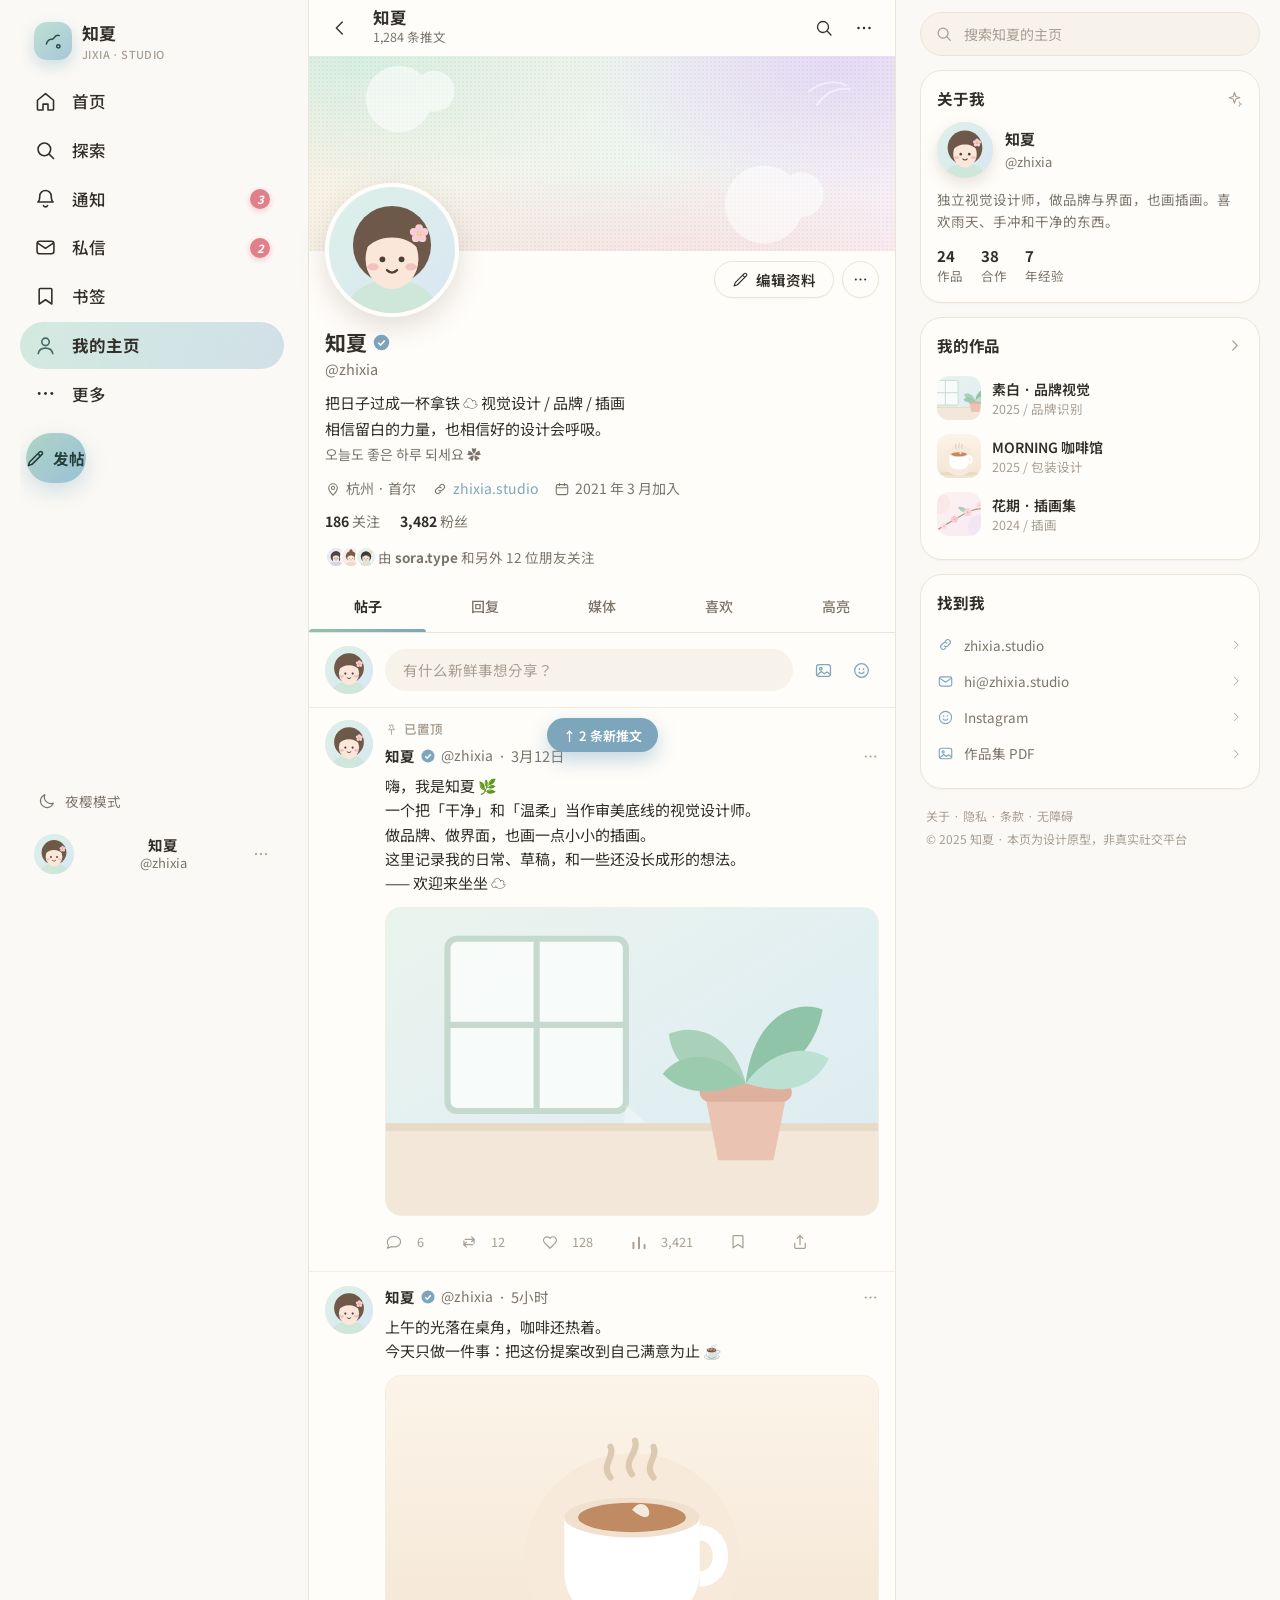
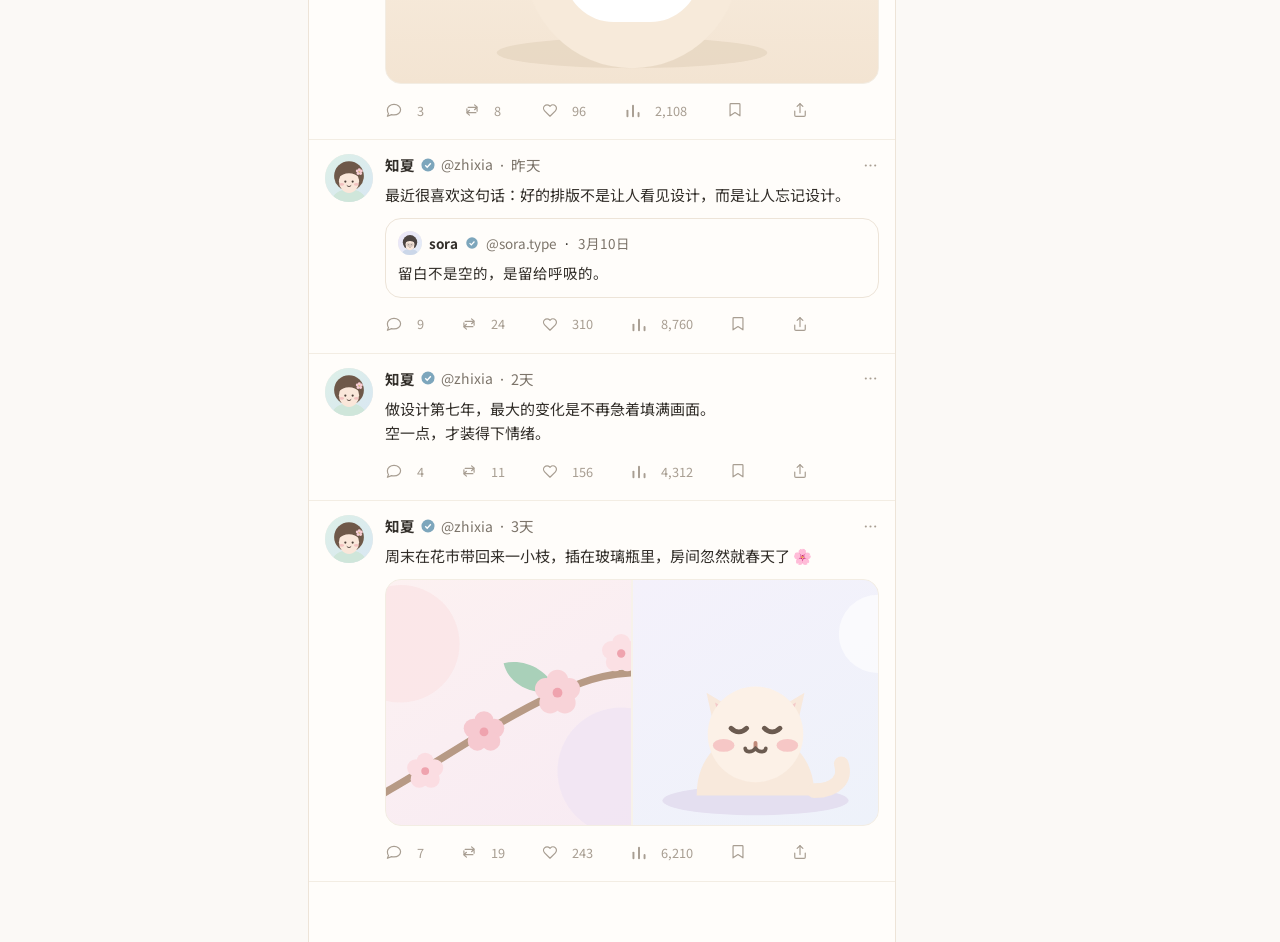
<file: default-workspace/twitter-proto/index.html>
<!DOCTYPE html>
<html lang="zh-CN" data-theme="light">
<head>
<meta charset="UTF-8">
<meta name="viewport" content="width=device-width, initial-scale=1">
<title>知夏 · 个人主页 ｜ 韩系仿推特 高保真原型</title>
<meta name="description" content="韩系清新风格的仿推特个人主页高保真可交互原型">
<link rel="preconnect" href="https://fonts.googleapis.com">
<link rel="preconnect" href="https://fonts.gstatic.com" crossorigin>
<link href="https://fonts.googleapis.com/css2?family=Noto+Sans+KR:wght@400;500;700&family=Noto+Sans+SC:wght@400;500;700&display=swap" rel="stylesheet">
<link rel="stylesheet" href="styles.css">
</head>
<body>

<!-- ==========================================================
     SVG 精灵图：所有图标 / 头像 / 配图都在这里
     换图只需替换 symbol 内容，页面结构不用动
     ========================================================== -->
<svg class="sprite" aria-hidden="true" focusable="false" xmlns="http://www.w3.org/2000/svg">
  <defs>
    <!-- ---------- 通用图形 ---------- -->
    <g id="blossom">
      <circle r="4.4" cx="0" cy="-5" />
      <circle r="4.4" cx="4.8" cy="-1.6" />
      <circle r="4.4" cx="3" cy="4.1" />
      <circle r="4.4" cx="-3" cy="4.1" />
      <circle r="4.4" cx="-4.8" cy="-1.6" />
      <circle r="2" fill="#EFA3AE" stroke="none" />
    </g>

    <!-- ---------- 图标 ---------- -->
    <symbol id="i-home" viewBox="0 0 24 24">
      <path d="M3.6 10.7 12 3.7l8.4 7v9.1a1.1 1.1 0 0 1-1.1 1.1h-4.7v-6.2H9.4v6.2H4.7a1.1 1.1 0 0 1-1.1-1.1z" />
    </symbol>
    <symbol id="i-search" viewBox="0 0 24 24">
      <circle cx="10.8" cy="10.8" r="6.6" />
      <path d="m16 16 4.4 4.4" />
    </symbol>
    <symbol id="i-bell" viewBox="0 0 24 24">
      <path d="M18 9.6a6 6 0 1 0-12 0c0 4.6-1.9 6-1.9 6h15.8s-1.9-1.4-1.9-6" />
      <path d="M9.9 19.4a2.3 2.3 0 0 0 4.2 0" />
    </symbol>
    <symbol id="i-mail" viewBox="0 0 24 24">
      <rect x="3.2" y="5.4" width="17.6" height="13.2" rx="2.6" />
      <path d="m4.2 7.6 7.8 5.4 7.8-5.4" />
    </symbol>
    <symbol id="i-bookmark" viewBox="0 0 24 24">
      <path d="M6.4 3.6h11.2a1 1 0 0 1 1 1v15.2l-6.6-4.4-6.6 4.4V4.6a1 1 0 0 1 1-1z" fill="var(--fill,none)" />
    </symbol>
    <symbol id="i-user" viewBox="0 0 24 24">
      <circle cx="12" cy="8.2" r="3.9" />
      <path d="M4.4 20.6c.6-3.7 3.7-5.9 7.6-5.9s7 2.2 7.6 5.9" />
    </symbol>
    <symbol id="i-user-plus" viewBox="0 0 24 24">
      <circle cx="9.4" cy="8.4" r="3.6" />
      <path d="M3.4 20c.5-3.4 3-5.4 6-5.4 1.2 0 2.3.3 3.2.9" />
      <path d="M17.4 12.6v6M14.4 15.6h6" />
    </symbol>
    <symbol id="i-more" viewBox="0 0 24 24">
      <circle cx="5.4" cy="12" r="1.5" fill="currentColor" stroke="none" />
      <circle cx="12" cy="12" r="1.5" fill="currentColor" stroke="none" />
      <circle cx="18.6" cy="12" r="1.5" fill="currentColor" stroke="none" />
    </symbol>
    <symbol id="i-pen" viewBox="0 0 24 24">
      <path d="M20.2 3.8a2.1 2.1 0 0 0-3 0L4.6 16.4 3 21l4.6-1.6L20.2 6.8a2.1 2.1 0 0 0 0-3z" />
      <path d="m15.6 6.4 2 2" />
    </symbol>
    <symbol id="i-back" viewBox="0 0 24 24">
      <path d="M14.8 4.8 7.6 12l7.2 7.2" />
    </symbol>
    <symbol id="i-reply" viewBox="0 0 24 24">
      <path d="M20.8 11.6c0 3.9-3.9 7-8.8 7-1.1 0-2.2-.1-3.2-.4L3.2 20.4l1.5-3.6C3.4 15.5 3.2 13.6 3.2 11.6c0-3.9 3.9-7 8.8-7s8.8 3.1 8.8 7z" />
    </symbol>
    <symbol id="i-rt" viewBox="0 0 24 24">
      <path d="M6.8 8.4h9.4a2.6 2.6 0 0 1 2.6 2.6v2.6" />
      <path d="m15.4 5.2 3.6 3.2-3.6 3.2" />
      <path d="M17.2 15.6H7.8a2.6 2.6 0 0 1-2.6-2.6v-2.6" />
      <path d="m8.6 18.8-3.6-3.2 3.6-3.2" />
    </symbol>
    <symbol id="i-heart" viewBox="0 0 24 24">
      <path d="M12 20.3 4.8 13.1a4.7 4.7 0 0 1 6.6-6.7l.6.6.6-.6a4.7 4.7 0 0 1 6.6 6.7z" fill="var(--fill,none)" />
    </symbol>
    <symbol id="i-views" viewBox="0 0 24 24">
      <path d="M4.6 20.2v-7.4" stroke-width="2.6" />
      <path d="M12 20.2V6.2" stroke-width="2.6" />
      <path d="M19.4 20.2v-4.2" stroke-width="2.6" />
    </symbol>
    <symbol id="i-share" viewBox="0 0 24 24">
      <path d="M12 15.4V3.6" />
      <path d="m8.2 7.2 3.8-3.6 3.8 3.6" />
      <path d="M5 13.4V19a1.6 1.6 0 0 0 1.6 1.6h10.8A1.6 1.6 0 0 0 19 19v-5.6" />
    </symbol>
    <symbol id="i-image" viewBox="0 0 24 24">
      <rect x="3.2" y="4.6" width="17.6" height="14.8" rx="3" />
      <circle cx="8.6" cy="9.8" r="1.6" />
      <path d="m4.6 17.4 4.8-4 3.6 2.8 3.4-2.4 4.4 3.2" />
    </symbol>
    <symbol id="i-gif" viewBox="0 0 24 24">
      <rect x="3.2" y="5.4" width="17.6" height="13.2" rx="3" />
      <text x="12" y="15.4" text-anchor="middle" font-size="7.4" font-weight="700" font-family="system-ui, sans-serif" fill="currentColor" stroke="none">GIF</text>
    </symbol>
    <symbol id="i-poll" viewBox="0 0 24 24">
      <path d="M4.6 20.2h14.8" />
      <path d="M8 17V11" />
      <path d="M12.6 17V6.4" />
      <path d="M17.2 17v-4" />
    </symbol>
    <symbol id="i-emoji" viewBox="0 0 24 24">
      <circle cx="12" cy="12" r="8.6" />
      <path d="M8.8 14.2a4 4 0 0 0 6.4 0" />
      <circle cx="9.4" cy="10" r="1.1" fill="currentColor" stroke="none" />
      <circle cx="14.6" cy="10" r="1.1" fill="currentColor" stroke="none" />
    </symbol>
    <symbol id="i-calendar" viewBox="0 0 24 24">
      <rect x="3.4" y="5.4" width="17.2" height="15" rx="2.8" />
      <path d="M3.4 10.2h17.2" />
      <path d="M8.2 3.4v3.4M15.8 3.4v3.4" />
    </symbol>
    <symbol id="i-loc" viewBox="0 0 24 24">
      <path d="M12 21.2s6.4-6 6.4-10.6a6.4 6.4 0 1 0-12.8 0C5.6 15.2 12 21.2 12 21.2z" />
      <circle cx="12" cy="10.4" r="2.4" />
    </symbol>
    <symbol id="i-link" viewBox="0 0 24 24">
      <path d="M10.2 13.8a3.6 3.6 0 0 0 5.1 0l2.5-2.5a3.6 3.6 0 0 0-5.1-5.1l-1.3 1.3" />
      <path d="M13.8 10.2a3.6 3.6 0 0 0-5.1 0l-2.5 2.5a3.6 3.6 0 0 0 5.1 5.1l1.3-1.3" />
    </symbol>
    <symbol id="i-verified" viewBox="0 0 24 24">
      <circle cx="12" cy="12" r="9.8" fill="currentColor" stroke="none" />
      <path d="m7.9 12.3 2.9 2.9 5.4-5.8" stroke="#FFFFFF" stroke-width="2.1" fill="none" />
    </symbol>
    <symbol id="i-pin" viewBox="0 0 24 24">
      <path d="M9 3.8h6l-.7 5.4 3.3 3.3H6.4l3.3-3.3z" />
      <path d="M12 12.6V21" />
    </symbol>
    <symbol id="i-sparkle" viewBox="0 0 24 24">
      <path d="M12 3.4 13.8 9.2l5.8 1.8-5.8 1.8L12 18.6l-1.8-5.8L4.4 11l5.8-1.8z" />
      <path d="M18.6 16.4 19.4 19l2.6.8-2.6.8-.8 2.6" opacity=".7" />
    </symbol>
    <symbol id="i-arrow" viewBox="0 0 24 24">
      <path d="m9.4 5.6 6.4 6.4-6.4 6.4" />
    </symbol>
    <symbol id="i-moon" viewBox="0 0 24 24">
      <path d="M20.4 14.8A8.6 8.6 0 0 1 9.2 3.6a8.8 8.8 0 1 0 11.2 11.2z" />
    </symbol>
    <symbol id="i-sun" viewBox="0 0 24 24">
      <circle cx="12" cy="12" r="4.2" />
      <path d="M12 2.6v2.2M12 19.2v2.2M2.6 12h2.2M19.2 12h2.2M5.4 5.4l1.6 1.6M17 17l1.6 1.6M18.6 5.4 17 7M7 17l-1.6 1.6" />
    </symbol>
    <symbol id="i-x" viewBox="0 0 24 24">
      <path d="m6 6 12 12M18 6 6 18" />
    </symbol>
    <symbol id="i-plus" viewBox="0 0 24 24">
      <path d="M12 5v14M5 12h14" />
    </symbol>
    <symbol id="i-mute" viewBox="0 0 24 24">
      <path d="M11 5.4 6.4 9.4H3.6v5.2h2.8l4.6 4z" />
      <path d="m16 9.8 4 4.4M20 9.8l-4 4.4" />
    </symbol>
    <symbol id="i-flag" viewBox="0 0 24 24">
      <path d="M6 20.6V3.6" />
      <path d="M6 4.4h12.4l-2 5 2 5H6z" />
    </symbol>
    <symbol id="i-check" viewBox="0 0 24 24">
      <path d="m5 12.8 4.6 4.6L19 6.6" />
    </symbol>

    <!-- ---------- 头像（插画风，可替换成真图） ---------- -->
    <symbol id="av-main" viewBox="0 0 100 100">
      <linearGradient id="g-main" x1="0" y1="0" x2="1" y2="1">
        <stop offset="0" stop-color="#DDF0E7" /><stop offset="1" stop-color="#D9E7F3" />
      </linearGradient>
      <rect width="100" height="100" fill="url(#g-main)" />
      <circle cx="50" cy="46" r="31" fill="#6E5849" />
      <path d="M13 100c2.5-17 16-26 37-26s34.5 9 37 26z" fill="#CFE6DA" />
      <ellipse cx="50" cy="57" rx="21" ry="24" fill="#FAE7DA" />
      <path d="M27 51c1-16 10.5-25 23-25s22 9 23 25c-7-8-14-11-23-11s-16 3-23 11z" fill="#6E5849" />
      <circle cx="42.4" cy="57.4" r="2.3" fill="#4C3F38" />
      <circle cx="57.6" cy="57.4" r="2.3" fill="#4C3F38" />
      <ellipse cx="35" cy="63.4" rx="4.6" ry="2.8" fill="#F3BDBD" opacity=".85" />
      <ellipse cx="65" cy="63.4" rx="4.6" ry="2.8" fill="#F3BDBD" opacity=".85" />
      <path d="M46 66c2.6 2.6 5.4 2.6 8 0" stroke="#4C3F38" stroke-width="1.8" fill="none" stroke-linecap="round" />
      <g transform="translate(71.5 37)" fill="#F8CDD3">
        <circle r="3.1" cx="0" cy="-4.4" /><circle r="3.1" cx="4.2" cy="-1.4" /><circle r="3.1" cx="2.6" cy="3.6" />
        <circle r="3.1" cx="-2.6" cy="3.6" /><circle r="3.1" cx="-4.2" cy="-1.4" />
        <circle r="1.6" fill="#F6D98C" />
      </g>
    </symbol>

    <symbol id="av-sora" viewBox="0 0 100 100">
      <linearGradient id="g-sora" x1="0" y1="0" x2="1" y2="1">
        <stop offset="0" stop-color="#EDE6F7" /><stop offset="1" stop-color="#E2ECF7" />
      </linearGradient>
      <rect width="100" height="100" fill="url(#g-sora)" />
      <circle cx="50" cy="47" r="30" fill="#4C4441" />
      <path d="M14 100c2-16 16-25 36-25s34 9 36 25z" fill="#CBD7E9" />
      <ellipse cx="50" cy="57" rx="20.5" ry="23" fill="#FBE9DD" />
      <path d="M29 52c1-15 10-23 21-23s20 8 21 23c-6-7-13-10-21-10s-15 3-21 10z" fill="#4C4441" />
      <path d="M30 46c-3 6-3 14 0 20M70 46c3 6 3 14 0 20" stroke="#4C4441" stroke-width="6" fill="none" stroke-linecap="round" />
      <circle cx="42.6" cy="57" r="2.2" fill="#43393A" />
      <circle cx="57.4" cy="57" r="2.2" fill="#43393A" />
      <circle cx="42.6" cy="57" r="6.4" fill="none" stroke="#8A7F7C" stroke-width="1.2" />
      <circle cx="57.4" cy="57" r="6.4" fill="none" stroke="#8A7F7C" stroke-width="1.2" />
      <path d="M49 57h2.4" stroke="#8A7F7C" stroke-width="1.2" />
      <path d="M46 66c2.4 2.4 5.6 2.4 8 0" stroke="#43393A" stroke-width="1.7" fill="none" stroke-linecap="round" />
    </symbol>

    <symbol id="av-momo" viewBox="0 0 100 100">
      <linearGradient id="g-momo" x1="0" y1="0" x2="1" y2="1">
        <stop offset="0" stop-color="#FBEAEC" /><stop offset="1" stop-color="#F7EDE3" />
      </linearGradient>
      <rect width="100" height="100" fill="url(#g-momo)" />
      <circle cx="50" cy="46" r="29" fill="#7A5B45" />
      <circle cx="50" cy="15" r="8.5" fill="#7A5B45" />
      <path d="M15 100c2-15 15-24 35-24s33 9 35 24z" fill="#F0D9C9" />
      <ellipse cx="50" cy="57" rx="20" ry="22.5" fill="#FCEBDF" />
      <path d="M30 52c1-14 9.5-22 20-22s19 8 20 22c-6-7-12-10-20-10s-14 3-20 10z" fill="#7A5B45" />
      <circle cx="42.8" cy="57" r="2.2" fill="#4A3E36" />
      <circle cx="57.2" cy="57" r="2.2" fill="#4A3E36" />
      <ellipse cx="35.6" cy="63" rx="4.4" ry="2.6" fill="#F5BFC0" opacity=".85" />
      <ellipse cx="64.4" cy="63" rx="4.4" ry="2.6" fill="#F5BFC0" opacity=".85" />
      <path d="M46.4 65.6c2.2 2.6 5 2.6 7.2 0" stroke="#4A3E36" stroke-width="1.7" fill="none" stroke-linecap="round" />
    </symbol>

    <symbol id="av-cafe" viewBox="0 0 100 100">
      <linearGradient id="g-cafe" x1="0" y1="0" x2="1" y2="1">
        <stop offset="0" stop-color="#E4F1EA" /><stop offset="1" stop-color="#EAF1F6" />
      </linearGradient>
      <rect width="100" height="100" fill="url(#g-cafe)" />
      <circle cx="50" cy="47" r="29" fill="#3F3A36" />
      <path d="M14 100c2-15 15-24 36-24s34 9 36 24z" fill="#DCE3D6" />
      <ellipse cx="50" cy="57" rx="20.5" ry="23" fill="#F6E2D3" />
      <path d="M30 51c1-14 9.5-22 20-22s19 8 20 22c-6-7-12-10-20-10s-14 3-20 10z" fill="#3F3A36" />
      <circle cx="42.6" cy="57" r="2.2" fill="#3A322E" />
      <circle cx="57.4" cy="57" r="2.2" fill="#3A322E" />
      <ellipse cx="35.4" cy="63" rx="4.4" ry="2.6" fill="#F3BABA" opacity=".8" />
      <ellipse cx="64.6" cy="63" rx="4.4" ry="2.6" fill="#F3BABA" opacity=".8" />
      <path d="M46.4 66c2.4 2.2 5.2 2.2 7.6 0" stroke="#3A322E" stroke-width="1.7" fill="none" stroke-linecap="round" />
      <circle cx="77" cy="23" r="8" fill="#F4D9A8" />
    </symbol>

    <!-- ---------- 配图（插画风占位，可整组替换成照片） ---------- -->
    <symbol id="ph-window" viewBox="0 0 160 100">
      <linearGradient id="g-win" x1="0" y1="0" x2="1" y2="1">
        <stop offset="0" stop-color="#EAF4EE" /><stop offset="1" stop-color="#DCEBF3" />
      </linearGradient>
      <rect width="160" height="100" fill="url(#g-win)" />
      <rect x="20" y="10" width="58" height="56" rx="3" fill="#FCFEFC" opacity=".82" />
      <rect x="20" y="10" width="58" height="56" rx="3" fill="none" stroke="#C6D9CF" stroke-width="2" />
      <path d="M49 10v56M20 38h58" stroke="#C6D9CF" stroke-width="2" />
      <path d="M78 64 118 100H74z" fill="#FFFFFF" opacity=".3" />
      <rect x="0" y="70" width="160" height="30" fill="#F2E7D8" />
      <rect x="0" y="70" width="160" height="2.5" fill="#E7DAC6" />
      <path d="M104 62h26l-4 20h-18z" fill="#EBC3B2" />
      <rect x="102" y="57" width="30" height="6" rx="3" fill="#DEB09E" />
      <path d="M117 57C113 41 100 37 92 41c1 10 10 18 25 16z" fill="#A9D0B9" />
      <path d="M117 57C119 37 132 29 142 33c-2 12-11 22-25 24z" fill="#8FC4A9" />
      <path d="M117 57c8-11 20-13 27-8-5 10-15 12-27 8z" fill="#BCE1D3" />
      <path d="M117 57c-9-12-22-10-27-3 8 8 18 6 27 3z" fill="#9BCBAF" />
    </symbol>

    <symbol id="ph-latte" viewBox="0 0 160 100">
      <linearGradient id="g-latte" x1="0" y1="0" x2="0" y2="1">
        <stop offset="0" stop-color="#FCF4E9" /><stop offset="1" stop-color="#F3E4D2" />
      </linearGradient>
      <rect width="160" height="100" fill="url(#g-latte)" />
      <ellipse cx="80" cy="90" rx="44" ry="5" fill="#E6D6C0" opacity=".75" />
      <circle cx="80" cy="60" r="35" fill="#F7EADA" />
      <path d="M58 46h44v18a16 16 0 0 1-16 16H74a16 16 0 0 1-16-16z" fill="#FFFFFF" />
      <path d="M102 51c9 0 9 15 0 15" stroke="#FFFFFF" stroke-width="5" fill="none" />
      <ellipse cx="80" cy="46" rx="22" ry="6.5" fill="#F0E1CF" />
      <ellipse cx="80" cy="46" rx="17.5" ry="4.8" fill="#C08A63" />
      <path d="M80 43.5c2.6 2.4 5.6 3.4 5.6 1s-3-4.6-5.6-1z" fill="#F8F1E8" opacity=".92" />
      <path d="M73 33c-3.4-4 1.6-6.6 0-10M80 32c-3.4-4.6 2.4-7 1-11M87 33c-3.4-4 1.6-6.6 0-10" stroke="#DCC9B2" stroke-width="2" fill="none" stroke-linecap="round" />
    </symbol>

    <symbol id="ph-flower" viewBox="0 0 160 100">
      <linearGradient id="g-flo" x1="0" y1="0" x2="1" y2="1">
        <stop offset="0" stop-color="#FDF2F1" /><stop offset="1" stop-color="#F7EAF3" />
      </linearGradient>
      <rect width="160" height="100" fill="url(#g-flo)" />
      <circle cx="36" cy="26" r="24" fill="#FBE4E6" opacity=".75" />
      <circle cx="126" cy="78" r="26" fill="#EFE4F4" opacity=".7" />
      <path d="M8 98C42 82 66 62 100 46c13-6 24-9 38-8" stroke="#B79A85" stroke-width="3" fill="none" stroke-linecap="round" />
      <path d="M100 46c-4-10-14-14-22-12 2 8 10 13 22 12z" fill="#A9D0B9" />
      <use href="#blossom" x="100" y="46" fill="#F8D3D8" />
      <g transform="translate(126 30) scale(.85)"><use href="#blossom" fill="#FBE0E4" /></g>
      <g transform="translate(70 62) scale(.9)"><use href="#blossom" fill="#F6C9D0" /></g>
      <g transform="translate(46 78) scale(.8)"><use href="#blossom" fill="#FBDDE2" /></g>
      <g transform="translate(138 54) scale(.7)"><use href="#blossom" fill="#F3C3CA" /></g>
    </symbol>

    <symbol id="ph-cat" viewBox="0 0 160 100">
      <linearGradient id="g-cat" x1="0" y1="0" x2="1" y2="1">
        <stop offset="0" stop-color="#F5F1FB" /><stop offset="1" stop-color="#EDF2FA" />
      </linearGradient>
      <rect width="160" height="100" fill="url(#g-cat)" />
      <circle cx="130" cy="22" r="16" fill="#FFFFFF" opacity=".65" />
      <ellipse cx="80" cy="90" rx="38" ry="6" fill="#E4DFF0" />
      <path d="M56 88c0-16 10-25 24-25s24 9 24 25z" fill="#F8E9DC" />
      <path d="M64 64 60 46l15 9z" fill="#F8E9DC" />
      <path d="M96 64 100 46l-15 9z" fill="#F8E9DC" />
      <path d="M66 60.5 63.5 50l9 5.4z" fill="#F3C9C9" />
      <path d="M94 60.5 96.5 50l-9 5.4z" fill="#F3C9C9" />
      <circle cx="80" cy="63" r="19.5" fill="#FCF1E7" />
      <path d="M70 60.5c1.8 2 4.6 2 6.4 0M83.6 60.5c1.8 2 4.6 2 6.4 0" stroke="#6B5B50" stroke-width="2" fill="none" stroke-linecap="round" />
      <path d="M80 66.5v2.2" stroke="#C08A7A" stroke-width="1.6" stroke-linecap="round" />
      <path d="M80 68.7c-1.6 2-4.2 1.6-4.2 0M80 68.7c1.6 2 4.2 1.6 4.2 0" stroke="#6B5B50" stroke-width="1.5" fill="none" stroke-linecap="round" />
      <ellipse cx="67" cy="67.5" rx="4.4" ry="2.6" fill="#F5C0C0" opacity=".85" />
      <ellipse cx="93" cy="67.5" rx="4.4" ry="2.6" fill="#F5C0C0" opacity=".85" />
      <path d="M104 86c9 0 13-5 11-11" stroke="#F8E9DC" stroke-width="6" fill="none" stroke-linecap="round" />
    </symbol>

    <symbol id="ph-book" viewBox="0 0 160 100">
      <linearGradient id="g-book" x1="0" y1="0" x2="0" y2="1">
        <stop offset="0" stop-color="#EFF4F8" /><stop offset="1" stop-color="#E3EAF0" />
      </linearGradient>
      <rect width="160" height="100" fill="url(#g-book)" />
      <rect x="0" y="66" width="160" height="34" fill="#E7EDF2" />
      <path d="M30 62 78 50v30L30 92z" fill="#FFFDF8" />
      <path d="M78 50l52 12v30L78 80z" fill="#FBF6EC" />
      <path d="M78 50v30" stroke="#DED4C5" stroke-width="2" />
      <path d="M38 68l28-6M38 74l28-6M38 80l20-4" stroke="#DCCFC0" stroke-width="1.6" stroke-linecap="round" />
      <path d="M88 64l28 6M88 70l28 6M88 76l20 4" stroke="#DCCFC0" stroke-width="1.6" stroke-linecap="round" />
      <path d="M78 50l10 4v13l-10-4z" fill="#F5C9C9" />
    </symbol>

    <symbol id="ph-sky" viewBox="0 0 160 100">
      <linearGradient id="g-sky" x1="0" y1="0" x2="0" y2="1">
        <stop offset="0" stop-color="#DCEDF9" /><stop offset="1" stop-color="#F8F0E8" />
      </linearGradient>
      <rect width="160" height="100" fill="url(#g-sky)" />
      <circle cx="118" cy="30" r="15" fill="#FDEBC9" />
      <g fill="#FFFFFF" opacity=".92">
        <ellipse cx="44" cy="44" rx="24" ry="10" /><ellipse cx="60" cy="37" rx="14" ry="9" />
        <ellipse cx="98" cy="68" rx="27" ry="9" /><ellipse cx="82" cy="64" rx="12" ry="7" />
      </g>
      <ellipse cx="44" cy="50" rx="24" ry="4" fill="#C9DCEB" opacity=".45" />
    </symbol>
  </defs>
</svg>

<!-- ==========================================================
     页面
     ========================================================== -->
<div class="app">

  <!-- ---------------- 左：导航 ---------------- -->
  <aside class="side">
    <div>
      <a class="brand" href="#">
        <span class="brand-mark">
          <svg viewBox="0 0 24 24" fill="none" stroke="currentColor" stroke-width="1.8" stroke-linecap="round" stroke-linejoin="round">
            <path d="M4 15.5c3.5-9 7-3 9.5-7.5 1.6-2.9 3.6-3.4 6-2.5" />
            <circle cx="18.4" cy="18.4" r="2" />
          </svg>
        </span>
        <span class="brand-name">知夏<small>jixia · studio</small></span>
      </a>

      <nav class="side-nav" aria-label="主导航">
        <a class="nav-item" href="#">
          <svg class="ic"><use href="#i-home" /></svg><span>首页</span>
        </a>
        <a class="nav-item" href="#">
          <svg class="ic"><use href="#i-search" /></svg><span>探索</span>
        </a>
        <a class="nav-item" href="#">
          <svg class="ic"><use href="#i-bell" /></svg><span>通知</span>
          <em class="nav-badge">3</em>
        </a>
        <a class="nav-item" href="#">
          <svg class="ic"><use href="#i-mail" /></svg><span>私信</span>
          <em class="nav-badge">2</em>
        </a>
        <a class="nav-item" href="#">
          <svg class="ic"><use href="#i-bookmark" /></svg><span>书签</span>
        </a>
        <a class="nav-item is-active" href="#" aria-current="page">
          <svg class="ic"><use href="#i-user" /></svg><span>我的主页</span>
        </a>
        <a class="nav-item" href="#">
          <svg class="ic"><use href="#i-more" /></svg><span>更多</span>
        </a>
      </nav>

      <button class="btn-post" type="button" data-open-composer>
        <svg class="ic"><use href="#i-pen" /></svg><span>发帖</span>
      </button>
    </div>

    <div class="side-foot">
      <button class="theme-toggle" type="button" id="theme-toggle">
        <svg class="ic" id="theme-icon"><use href="#i-moon" /></svg>
        <span id="theme-label">夜樱模式</span>
      </button>

      <button class="account" type="button">
        <span class="av av-40"><svg viewBox="0 0 100 100" aria-hidden="true"><use href="#av-main" /></svg></span>
        <span class="account-meta">
          <b>知夏</b>
          <span>@zhixia</span>
        </span>
        <svg class="ic"><use href="#i-more" /></svg>
      </button>
    </div>
  </aside>

  <!-- ---------------- 中：主页 ---------------- -->
  <main class="col-main">

    <!-- 顶栏 -->
    <div class="topbar" id="topbar">
      <button class="icon-btn" type="button" id="back-btn" aria-label="返回顶部">
        <svg class="ic"><use href="#i-back" /></svg>
      </button>
      <div>
        <div class="topbar-title">知夏</div>
        <div class="topbar-sub">1,284 条推文</div>
      </div>
      <div style="margin-left:auto; display:flex; gap:2px;">
        <button class="icon-btn" type="button" aria-label="搜索"><svg class="ic"><use href="#i-search" /></svg></button>
        <button class="icon-btn" type="button" aria-label="更多"><svg class="ic"><use href="#i-more" /></svg></button>
      </div>
    </div>

    <!-- 资料头 -->
    <header class="profile-head">
      <div class="banner">
        <div class="banner-fill"></div>
        <svg class="banner-art" viewBox="0 0 600 200" preserveAspectRatio="xMidYMid slice" aria-hidden="true">
          <g fill="#FFFFFF" opacity=".6">
            <circle cx="92" cy="44" r="34" /><circle cx="128" cy="36" r="21" />
            <circle cx="466" cy="152" r="40" /><circle cx="504" cy="142" r="23" />
          </g>
          <g stroke="#FFFFFF" stroke-width="2" fill="none" opacity=".55" stroke-linecap="round">
            <path d="M512 36c14-10 26-12 38-6" />
            <path d="M520 50c10-14 22-18 34-16" />
            <path d="M40 150c16-8 30-8 44 0" />
          </g>
        </svg>
      </div>

      <div class="profile-main">
        <div class="profile-actions">
          <div class="avatar-wrap">
            <span class="av"><svg viewBox="0 0 100 100" role="img" aria-label="知夏的头像"><use href="#av-main" /></svg></span>
          </div>
          <div class="profile-btns">
            <button class="btn btn-ghost" type="button" data-act="edit-profile">
              <svg class="ic"><use href="#i-pen" /></svg>编辑资料
            </button>
            <button class="btn btn-ghost" type="button" data-act="more" style="padding:0; width:37px;" aria-label="更多">
              <svg class="ic"><use href="#i-more" /></svg>
            </button>
          </div>
        </div>

        <div class="profile-id">
          <h1 class="profile-name">
            知夏
            <svg class="badge" viewBox="0 0 24 24" role="img" aria-label="已认证"><use href="#i-verified" /></svg>
          </h1>
          <div class="profile-handle">@zhixia</div>
        </div>

        <p class="profile-bio">
          把日子过成一杯拿铁 ☁️ 视觉设计 / 品牌 / 插画<br>
          相信留白的力量，也相信好的设计会呼吸。<br>
          <span class="kr">오늘도 좋은 하루 되세요 ✿</span>
        </p>

        <div class="meta">
          <span class="meta-item"><svg class="ic"><use href="#i-loc" /></svg>杭州 · 首尔</span>
          <span class="meta-item"><svg class="ic"><use href="#i-link" /></svg><a href="#">zhixia.studio</a></span>
          <span class="meta-item"><svg class="ic"><use href="#i-calendar" /></svg>2021 年 3 月加入</span>
        </div>

        <div class="stats">
          <a class="stat" href="#"><b>186</b> 关注</a>
          <a class="stat" href="#"><b id="follower-count">3,482</b> 粉丝</a>
        </div>

        <div class="mutual">
          <span class="mutual-stack">
            <span class="av"><svg viewBox="0 0 100 100" aria-hidden="true"><use href="#av-sora" /></svg></span>
            <span class="av"><svg viewBox="0 0 100 100" aria-hidden="true"><use href="#av-momo" /></svg></span>
            <span class="av"><svg viewBox="0 0 100 100" aria-hidden="true"><use href="#av-cafe" /></svg></span>
          </span>
          <span>由 <b>sora.type</b> 和另外 12 位朋友关注</span>
        </div>
        <div class="spacer-14"></div>
      </div>
    </header>

    <!-- 内容 Tab -->
    <nav class="tabs" role="tablist" aria-label="主页内容">
      <button class="tab is-active" role="tab" aria-selected="true" data-tab="posts">帖子</button>
      <button class="tab" role="tab" aria-selected="false" data-tab="replies">回复</button>
      <button class="tab" role="tab" aria-selected="false" data-tab="media">媒体</button>
      <button class="tab" role="tab" aria-selected="false" data-tab="likes">喜欢</button>
      <button class="tab" role="tab" aria-selected="false" data-tab="highlight">高亮</button>
      <span class="tab-indicator" id="tab-indicator"></span>
    </nav>

    <div class="panels">

      <!-- ============ 帖子 ============ -->
      <section class="panel" data-panel="posts" id="panel-posts" role="tabpanel">
        <div class="composer-prompt">
          <span class="av av-48"><svg viewBox="0 0 100 100" aria-hidden="true"><use href="#av-main" /></svg></span>
          <button class="prompt-input" type="button" data-open-composer>有什么新鲜事想分享？</button>
          <span class="prompt-tools">
            <button class="icon-btn" type="button" data-open-composer aria-label="配图"><svg class="ic"><use href="#i-image" /></svg></button>
            <button class="icon-btn" type="button" data-open-composer aria-label="表情"><svg class="ic"><use href="#i-emoji" /></svg></button>
          </span>
        </div>

        <button class="new-pill" type="button" id="new-pill">↑ 2 条新推文</button>

        <div class="feed" id="feed">

          <!-- 置顶推文 -->
          <article class="tweet reveal">
            <a class="tweet-av" href="#" aria-label="知夏">
              <span class="av av-48"><svg viewBox="0 0 100 100" aria-hidden="true"><use href="#av-main" /></svg></span>
            </a>
            <div class="tweet-body">
              <div class="pin-row"><svg class="ic"><use href="#i-pin" /></svg>已置顶</div>
              <header class="tweet-head">
                <div class="who">
                  <span class="name">知夏</span>
                  <svg class="badge" viewBox="0 0 24 24"><use href="#i-verified" /></svg>
                  <span class="handle">@zhixia</span><span class="dot">·</span><span class="time">3月12日</span>
                </div>
                <button class="more" type="button" data-act="more" aria-label="更多操作"><svg class="ic"><use href="#i-more" /></svg></button>
              </header>
              <p class="tweet-text">嗨，我是知夏 🌿
一个把「干净」和「温柔」当作审美底线的视觉设计师。
做品牌、做界面，也画一点小小的插画。
这里记录我的日常、草稿，和一些还没长成形的想法。
—— 欢迎来坐坐 ☁️</p>
              <div class="media">
                <div class="media-grid g1">
                  <div class="media-item" data-zoom>
                    <svg class="ph" viewBox="0 0 160 100" preserveAspectRatio="xMidYMid slice"><use href="#ph-window" /></svg>
                  </div>
                </div>
              </div>
              <div class="tweet-actions">
                <button class="act act-reply" type="button" data-act="reply" data-handle="@zhixia">
                  <span class="act-ico"><svg class="ic"><use href="#i-reply" /></svg></span><span class="act-n">6</span>
                </button>
                <button class="act act-rt" type="button" data-act="retweet" data-count="12" aria-pressed="false">
                  <span class="act-ico"><svg class="ic"><use href="#i-rt" /></svg></span><span class="act-n">12</span>
                </button>
                <button class="act act-like" type="button" data-act="like" data-count="128" aria-pressed="false">
                  <span class="act-ico"><svg class="ic"><use href="#i-heart" /></svg><span class="burst"></span></span><span class="act-n">128</span>
                </button>
                <span class="act act-views">
                  <span class="act-ico"><svg class="ic"><use href="#i-views" /></svg></span><span class="act-n">3,421</span>
                </span>
                <button class="act act-bm" type="button" data-act="bookmark" aria-pressed="false" aria-label="收藏">
                  <span class="act-ico"><svg class="ic"><use href="#i-bookmark" /></svg></span>
                </button>
                <button class="act act-share" type="button" data-act="share" aria-label="分享">
                  <span class="act-ico"><svg class="ic"><use href="#i-share" /></svg></span>
                </button>
              </div>
            </div>
          </article>

          <!-- 单图推文 -->
          <article class="tweet reveal">
            <a class="tweet-av" href="#" aria-label="知夏">
              <span class="av av-48"><svg viewBox="0 0 100 100" aria-hidden="true"><use href="#av-main" /></svg></span>
            </a>
            <div class="tweet-body">
              <header class="tweet-head">
                <div class="who">
                  <span class="name">知夏</span>
                  <svg class="badge" viewBox="0 0 24 24"><use href="#i-verified" /></svg>
                  <span class="handle">@zhixia</span><span class="dot">·</span><span class="time">5小时</span>
                </div>
                <button class="more" type="button" data-act="more" aria-label="更多操作"><svg class="ic"><use href="#i-more" /></svg></button>
              </header>
              <p class="tweet-text">上午的光落在桌角，咖啡还热着。
今天只做一件事：把这份提案改到自己满意为止 ☕️</p>
              <div class="media">
                <div class="media-grid g1">
                  <div class="media-item" data-zoom>
                    <svg class="ph" viewBox="0 0 160 100" preserveAspectRatio="xMidYMid slice"><use href="#ph-latte" /></svg>
                  </div>
                </div>
              </div>
              <div class="tweet-actions">
                <button class="act act-reply" type="button" data-act="reply" data-handle="@zhixia">
                  <span class="act-ico"><svg class="ic"><use href="#i-reply" /></svg></span><span class="act-n">3</span>
                </button>
                <button class="act act-rt" type="button" data-act="retweet" data-count="8" aria-pressed="false">
                  <span class="act-ico"><svg class="ic"><use href="#i-rt" /></svg></span><span class="act-n">8</span>
                </button>
                <button class="act act-like" type="button" data-act="like" data-count="96" aria-pressed="false">
                  <span class="act-ico"><svg class="ic"><use href="#i-heart" /></svg><span class="burst"></span></span><span class="act-n">96</span>
                </button>
                <span class="act act-views">
                  <span class="act-ico"><svg class="ic"><use href="#i-views" /></svg></span><span class="act-n">2,108</span>
                </span>
                <button class="act act-bm" type="button" data-act="bookmark" aria-pressed="false" aria-label="收藏">
                  <span class="act-ico"><svg class="ic"><use href="#i-bookmark" /></svg></span>
                </button>
                <button class="act act-share" type="button" data-act="share" aria-label="分享">
                  <span class="act-ico"><svg class="ic"><use href="#i-share" /></svg></span>
                </button>
              </div>
            </div>
          </article>

          <!-- 引用推文 -->
          <article class="tweet reveal">
            <a class="tweet-av" href="#" aria-label="知夏">
              <span class="av av-48"><svg viewBox="0 0 100 100" aria-hidden="true"><use href="#av-main" /></svg></span>
            </a>
            <div class="tweet-body">
              <header class="tweet-head">
                <div class="who">
                  <span class="name">知夏</span>
                  <svg class="badge" viewBox="0 0 24 24"><use href="#i-verified" /></svg>
                  <span class="handle">@zhixia</span><span class="dot">·</span><span class="time">昨天</span>
                </div>
                <button class="more" type="button" data-act="more" aria-label="更多操作"><svg class="ic"><use href="#i-more" /></svg></button>
              </header>
              <p class="tweet-text">最近很喜欢这句话：好的排版不是让人看见设计，而是让人忘记设计。</p>
              <div class="quote">
                <div class="quote-head">
                  <span class="av"><svg viewBox="0 0 100 100" aria-hidden="true"><use href="#av-sora" /></svg></span>
                  <span class="name">sora</span>
                  <svg class="badge" viewBox="0 0 24 24" style="width:14px;height:14px;"><use href="#i-verified" /></svg>
                  <span class="handle">@sora.type</span><span class="dot">·</span><span class="time">3月10日</span>
                </div>
                <p class="quote-text">留白不是空的，是留给呼吸的。</p>
              </div>
              <div class="tweet-actions">
                <button class="act act-reply" type="button" data-act="reply" data-handle="@zhixia">
                  <span class="act-ico"><svg class="ic"><use href="#i-reply" /></svg></span><span class="act-n">9</span>
                </button>
                <button class="act act-rt" type="button" data-act="retweet" data-count="24" aria-pressed="false">
                  <span class="act-ico"><svg class="ic"><use href="#i-rt" /></svg></span><span class="act-n">24</span>
                </button>
                <button class="act act-like" type="button" data-act="like" data-count="310" aria-pressed="false">
                  <span class="act-ico"><svg class="ic"><use href="#i-heart" /></svg><span class="burst"></span></span><span class="act-n">310</span>
                </button>
                <span class="act act-views">
                  <span class="act-ico"><svg class="ic"><use href="#i-views" /></svg></span><span class="act-n">8,760</span>
                </span>
                <button class="act act-bm" type="button" data-act="bookmark" aria-pressed="false" aria-label="收藏">
                  <span class="act-ico"><svg class="ic"><use href="#i-bookmark" /></svg></span>
                </button>
                <button class="act act-share" type="button" data-act="share" aria-label="分享">
                  <span class="act-ico"><svg class="ic"><use href="#i-share" /></svg></span>
                </button>
              </div>
            </div>
          </article>

          <!-- 纯文字推文 -->
          <article class="tweet reveal">
            <a class="tweet-av" href="#" aria-label="知夏">
              <span class="av av-48"><svg viewBox="0 0 100 100" aria-hidden="true"><use href="#av-main" /></svg></span>
            </a>
            <div class="tweet-body">
              <header class="tweet-head">
                <div class="who">
                  <span class="name">知夏</span>
                  <svg class="badge" viewBox="0 0 24 24"><use href="#i-verified" /></svg>
                  <span class="handle">@zhixia</span><span class="dot">·</span><span class="time">2天</span>
                </div>
                <button class="more" type="button" data-act="more" aria-label="更多操作"><svg class="ic"><use href="#i-more" /></svg></button>
              </header>
              <p class="tweet-text">做设计第七年，最大的变化是不再急着填满画面。
空一点，才装得下情绪。</p>
              <div class="tweet-actions">
                <button class="act act-reply" type="button" data-act="reply" data-handle="@zhixia">
                  <span class="act-ico"><svg class="ic"><use href="#i-reply" /></svg></span><span class="act-n">4</span>
                </button>
                <button class="act act-rt" type="button" data-act="retweet" data-count="11" aria-pressed="false">
                  <span class="act-ico"><svg class="ic"><use href="#i-rt" /></svg></span><span class="act-n">11</span>
                </button>
                <button class="act act-like" type="button" data-act="like" data-count="156" aria-pressed="false">
                  <span class="act-ico"><svg class="ic"><use href="#i-heart" /></svg><span class="burst"></span></span><span class="act-n">156</span>
                </button>
                <span class="act act-views">
                  <span class="act-ico"><svg class="ic"><use href="#i-views" /></svg></span><span class="act-n">4,312</span>
                </span>
                <button class="act act-bm" type="button" data-act="bookmark" aria-pressed="false" aria-label="收藏">
                  <span class="act-ico"><svg class="ic"><use href="#i-bookmark" /></svg></span>
                </button>
                <button class="act act-share" type="button" data-act="share" aria-label="分享">
                  <span class="act-ico"><svg class="ic"><use href="#i-share" /></svg></span>
                </button>
              </div>
            </div>
          </article>

          <!-- 双图推文 -->
          <article class="tweet reveal">
            <a class="tweet-av" href="#" aria-label="知夏">
              <span class="av av-48"><svg viewBox="0 0 100 100" aria-hidden="true"><use href="#av-main" /></svg></span>
            </a>
            <div class="tweet-body">
              <header class="tweet-head">
                <div class="who">
                  <span class="name">知夏</span>
                  <svg class="badge" viewBox="0 0 24 24"><use href="#i-verified" /></svg>
                  <span class="handle">@zhixia</span><span class="dot">·</span><span class="time">3天</span>
                </div>
                <button class="more" type="button" data-act="more" aria-label="更多操作"><svg class="ic"><use href="#i-more" /></svg></button>
              </header>
              <p class="tweet-text">周末在花市带回来一小枝，插在玻璃瓶里，房间忽然就春天了 🌸</p>
              <div class="media">
                <div class="media-grid g2">
                  <div class="media-item" data-zoom>
                    <svg class="ph" viewBox="0 0 160 100" preserveAspectRatio="xMidYMid slice"><use href="#ph-flower" /></svg>
                  </div>
                  <div class="media-item" data-zoom>
                    <svg class="ph" viewBox="0 0 160 100" preserveAspectRatio="xMidYMid slice"><use href="#ph-cat" /></svg>
                  </div>
                </div>
              </div>
              <div class="tweet-actions">
                <button class="act act-reply" type="button" data-act="reply" data-handle="@zhixia">
                  <span class="act-ico"><svg class="ic"><use href="#i-reply" /></svg></span><span class="act-n">7</span>
                </button>
                <button class="act act-rt" type="button" data-act="retweet" data-count="19" aria-pressed="false">
                  <span class="act-ico"><svg class="ic"><use href="#i-rt" /></svg></span><span class="act-n">19</span>
                </button>
                <button class="act act-like" type="button" data-act="like" data-count="243" aria-pressed="false">
                  <span class="act-ico"><svg class="ic"><use href="#i-heart" /></svg><span class="burst"></span></span><span class="act-n">243</span>
                </button>
                <span class="act act-views">
                  <span class="act-ico"><svg class="ic"><use href="#i-views" /></svg></span><span class="act-n">6,210</span>
                </span>
                <button class="act act-bm" type="button" data-act="bookmark" aria-pressed="false" aria-label="收藏">
                  <span class="act-ico"><svg class="ic"><use href="#i-bookmark" /></svg></span>
                </button>
                <button class="act act-share" type="button" data-act="share" aria-label="分享">
                  <span class="act-ico"><svg class="ic"><use href="#i-share" /></svg></span>
                </button>
              </div>
            </div>
          </article>

        </div>
      </section>

      <!-- ============ 回复 ============ -->
      <section class="panel" data-panel="replies" id="panel-replies" role="tabpanel" hidden>
        <article class="tweet">
          <a class="tweet-av" href="#">
            <span class="av av-48"><svg viewBox="0 0 100 100" aria-hidden="true"><use href="#av-main" /></svg></span>
          </a>
          <div class="tweet-body">
            <div class="reply-label">回复 <a href="#">@sora.type</a></div>
            <p class="tweet-text">我也这么觉得，尤其是字距。调对了，整页都会开始呼吸。</p>
            <div class="tweet-actions">
              <button class="act act-reply" type="button" data-act="reply" data-handle="@sora.type">
                <span class="act-ico"><svg class="ic"><use href="#i-reply" /></svg></span><span class="act-n">2</span>
              </button>
              <button class="act act-rt" type="button" data-act="retweet" data-count="1" aria-pressed="false">
                <span class="act-ico"><svg class="ic"><use href="#i-rt" /></svg></span><span class="act-n">1</span>
              </button>
              <button class="act act-like" type="button" data-act="like" data-count="34" aria-pressed="false">
                <span class="act-ico"><svg class="ic"><use href="#i-heart" /></svg><span class="burst"></span></span><span class="act-n">34</span>
              </button>
              <span class="act act-views">
                <span class="act-ico"><svg class="ic"><use href="#i-views" /></svg></span><span class="act-n">982</span>
              </span>
              <button class="act act-bm" type="button" data-act="bookmark" aria-pressed="false" aria-label="收藏">
                <span class="act-ico"><svg class="ic"><use href="#i-bookmark" /></svg></span>
              </button>
              <button class="act act-share" type="button" data-act="share" aria-label="分享">
                <span class="act-ico"><svg class="ic"><use href="#i-share" /></svg></span>
              </button>
            </div>
          </div>
        </article>

        <article class="tweet">
          <a class="tweet-av" href="#">
            <span class="av av-48"><svg viewBox="0 0 100 100" aria-hidden="true"><use href="#av-main" /></svg></span>
          </a>
          <div class="tweet-body">
            <div class="reply-label">回复 <a href="#">@daily_cafe</a></div>
            <p class="tweet-text">这家我也去过！靠窗第三个位子光线最好，下午三点的影子会落在杯沿上 ☀️</p>
            <div class="tweet-actions">
              <button class="act act-reply" type="button" data-act="reply" data-handle="@daily_cafe">
                <span class="act-ico"><svg class="ic"><use href="#i-reply" /></svg></span><span class="act-n">1</span>
              </button>
              <button class="act act-rt" type="button" data-act="retweet" data-count="4" aria-pressed="false">
                <span class="act-ico"><svg class="ic"><use href="#i-rt" /></svg></span><span class="act-n">4</span>
              </button>
              <button class="act act-like" type="button" data-act="like" data-count="67" aria-pressed="false">
                <span class="act-ico"><svg class="ic"><use href="#i-heart" /></svg><span class="burst"></span></span><span class="act-n">67</span>
              </button>
              <span class="act act-views">
                <span class="act-ico"><svg class="ic"><use href="#i-views" /></svg></span><span class="act-n">1,204</span>
              </span>
              <button class="act act-bm" type="button" data-act="bookmark" aria-pressed="false" aria-label="收藏">
                <span class="act-ico"><svg class="ic"><use href="#i-bookmark" /></svg></span>
              </button>
              <button class="act act-share" type="button" data-act="share" aria-label="分享">
                <span class="act-ico"><svg class="ic"><use href="#i-share" /></svg></span>
              </button>
            </div>
          </div>
        </article>
      </section>

      <!-- ============ 媒体 ============ -->
      <section class="panel" data-panel="media" id="panel-media" role="tabpanel" hidden>
        <div class="wall-head">
          <h2>媒体</h2>
          <span>6 张图片</span>
        </div>
        <div class="media-wall">
          <div class="media-item" data-zoom><svg class="ph" viewBox="0 0 160 100" preserveAspectRatio="xMidYMid slice"><use href="#ph-window" /></svg></div>
          <div class="media-item" data-zoom><svg class="ph" viewBox="0 0 160 100" preserveAspectRatio="xMidYMid slice"><use href="#ph-latte" /></svg></div>
          <div class="media-item" data-zoom><svg class="ph" viewBox="0 0 160 100" preserveAspectRatio="xMidYMid slice"><use href="#ph-flower" /></svg></div>
          <div class="media-item" data-zoom><svg class="ph" viewBox="0 0 160 100" preserveAspectRatio="xMidYMid slice"><use href="#ph-cat" /></svg></div>
          <div class="media-item" data-zoom><svg class="ph" viewBox="0 0 160 100" preserveAspectRatio="xMidYMid slice"><use href="#ph-book" /></svg></div>
          <div class="media-item" data-zoom><svg class="ph" viewBox="0 0 160 100" preserveAspectRatio="xMidYMid slice"><use href="#ph-sky" /></svg></div>
        </div>
      </section>

      <!-- ============ 喜欢 ============ -->
      <section class="panel" data-panel="likes" id="panel-likes" role="tabpanel" hidden>
        <article class="tweet">
          <a class="tweet-av" href="#">
            <span class="av av-48"><svg viewBox="0 0 100 100" aria-hidden="true"><use href="#av-sora" /></svg></span>
          </a>
          <div class="tweet-body">
            <header class="tweet-head">
              <div class="who">
                <span class="name">sora</span>
                <svg class="badge" viewBox="0 0 24 24"><use href="#i-verified" /></svg>
                <span class="handle">@sora.type</span><span class="dot">·</span><span class="time">3月10日</span>
              </div>
              <button class="more" type="button" data-act="more" aria-label="更多操作"><svg class="ic"><use href="#i-more" /></svg></button>
            </header>
            <p class="tweet-text">留白不是空的，是留给呼吸的。
今天重新排了一遍这套字体，忽然就懂了这句话。</p>
            <div class="tweet-actions">
              <button class="act act-reply" type="button" data-act="reply" data-handle="@sora.type">
                <span class="act-ico"><svg class="ic"><use href="#i-reply" /></svg></span><span class="act-n">18</span>
              </button>
              <button class="act act-rt" type="button" data-act="retweet" data-count="140" aria-pressed="false">
                <span class="act-ico"><svg class="ic"><use href="#i-rt" /></svg></span><span class="act-n">140</span>
              </button>
              <button class="act act-like" type="button" data-act="like" data-count="21400" aria-pressed="true">
                <span class="act-ico"><svg class="ic"><use href="#i-heart" /></svg><span class="burst"></span></span><span class="act-n">2.1万</span>
              </button>
              <span class="act act-views">
                <span class="act-ico"><svg class="ic"><use href="#i-views" /></svg></span><span class="act-n">18.2万</span>
              </span>
              <button class="act act-bm" type="button" data-act="bookmark" aria-pressed="false" aria-label="收藏">
                <span class="act-ico"><svg class="ic"><use href="#i-bookmark" /></svg></span>
              </button>
              <button class="act act-share" type="button" data-act="share" aria-label="分享">
                <span class="act-ico"><svg class="ic"><use href="#i-share" /></svg></span>
              </button>
            </div>
          </div>
        </article>

        <article class="tweet">
          <a class="tweet-av" href="#">
            <span class="av av-48"><svg viewBox="0 0 100 100" aria-hidden="true"><use href="#av-momo" /></svg></span>
          </a>
          <div class="tweet-body">
            <header class="tweet-head">
              <div class="who">
                <span class="name">もも</span>
                <span class="handle">@momo_draw</span><span class="dot">·</span><span class="time">3月9日</span>
              </div>
              <button class="more" type="button" data-act="more" aria-label="更多操作"><svg class="ic"><use href="#i-more" /></svg></button>
            </header>
            <p class="tweet-text">画了一只晒太阳的猫，它看起来比我快乐。</p>
            <div class="media">
              <div class="media-grid g1">
                <div class="media-item" data-zoom>
                  <svg class="ph" viewBox="0 0 160 100" preserveAspectRatio="xMidYMid slice"><use href="#ph-cat" /></svg>
                </div>
              </div>
            </div>
            <div class="tweet-actions">
              <button class="act act-reply" type="button" data-act="reply" data-handle="@momo_draw">
                <span class="act-ico"><svg class="ic"><use href="#i-reply" /></svg></span><span class="act-n">9</span>
              </button>
              <button class="act act-rt" type="button" data-act="retweet" data-count="52" aria-pressed="false">
                <span class="act-ico"><svg class="ic"><use href="#i-rt" /></svg></span><span class="act-n">52</span>
              </button>
              <button class="act act-like" type="button" data-act="like" data-count="8402" aria-pressed="true">
                <span class="act-ico"><svg class="ic"><use href="#i-heart" /></svg><span class="burst"></span></span><span class="act-n">8,402</span>
              </button>
              <span class="act act-views">
                <span class="act-ico"><svg class="ic"><use href="#i-views" /></svg></span><span class="act-n">6.4万</span>
              </span>
              <button class="act act-bm" type="button" data-act="bookmark" aria-pressed="false" aria-label="收藏">
                <span class="act-ico"><svg class="ic"><use href="#i-bookmark" /></svg></span>
              </button>
              <button class="act act-share" type="button" data-act="share" aria-label="分享">
                <span class="act-ico"><svg class="ic"><use href="#i-share" /></svg></span>
              </button>
            </div>
          </div>
        </article>
      </section>

      <!-- ============ 高亮 ============ -->
      <section class="panel" data-panel="highlight" id="panel-highlight" role="tabpanel" hidden>
        <div class="wall-head">
          <h2>高亮</h2>
          <span>2 个合集</span>
        </div>

        <div class="hi-card" data-act="open-highlight">
          <div class="hi-cover">
            <svg class="ph" viewBox="0 0 160 100" preserveAspectRatio="xMidYMid slice"><use href="#ph-sky" /></svg>
          </div>
          <div class="hi-body">
            <h3>2025 年度总结</h3>
            <p>12 张图 · 一些关于「慢下来」的记录</p>
            <span class="hi-tag"><svg class="ic" style="width:11px;height:11px;"><use href="#i-sparkle" /></svg>精选</span>
          </div>
        </div>

        <div class="hi-card" data-act="open-highlight">
          <div class="hi-cover">
            <svg class="ph" viewBox="0 0 160 100" preserveAspectRatio="xMidYMid slice"><use href="#ph-book" /></svg>
          </div>
          <div class="hi-body">
            <h3>排版笔记合集</h3>
            <p>关于字距、行高与留白的 8 条私人笔记</p>
            <span class="hi-tag"><svg class="ic" style="width:11px;height:11px;"><use href="#i-sparkle" /></svg>精选</span>
          </div>
        </div>
      </section>

    </div>
  </main>

  <!-- ---------------- 右：信息栏 ---------------- -->
  <aside class="rail">
    <div class="search">
      <svg class="ic"><use href="#i-search" /></svg>
      <input type="search" placeholder="搜索知夏的主页" aria-label="搜索">
    </div>

    <div class="card">
      <div class="card-title">
        关于我
        <svg class="ic"><use href="#i-sparkle" /></svg>
      </div>
      <div class="about-top">
        <span class="av av-56"><svg viewBox="0 0 100 100" aria-hidden="true"><use href="#av-main" /></svg></span>
        <div>
          <b>知夏</b>
          <span>@zhixia</span>
        </div>
      </div>
      <p class="about-bio">独立视觉设计师，做品牌与界面，也画插画。喜欢雨天、手冲和干净的东西。</p>
      <div class="about-stats">
        <div><b>24</b>作品</div>
        <div><b>38</b>合作</div>
        <div><b>7</b>年经验</div>
      </div>
    </div>

    <div class="card">
      <div class="card-title">
        我的作品
        <svg class="ic"><use href="#i-arrow" /></svg>
      </div>
      <div class="work-item">
        <div class="work-thumb"><svg class="ph" viewBox="0 0 160 100" preserveAspectRatio="xMidYMid slice"><use href="#ph-window" /></svg></div>
        <div><b>素白 · 品牌视觉</b><span>2025 / 品牌识别</span></div>
      </div>
      <div class="work-item">
        <div class="work-thumb"><svg class="ph" viewBox="0 0 160 100" preserveAspectRatio="xMidYMid slice"><use href="#ph-latte" /></svg></div>
        <div><b>MORNING 咖啡馆</b><span>2025 / 包装设计</span></div>
      </div>
      <div class="work-item">
        <div class="work-thumb"><svg class="ph" viewBox="0 0 160 100" preserveAspectRatio="xMidYMid slice"><use href="#ph-flower" /></svg></div>
        <div><b>花期 · 插画集</b><span>2024 / 插画</span></div>
      </div>
    </div>

    <div class="card">
      <div class="card-title">找到我</div>
      <a class="link-item" href="#"><svg class="ic"><use href="#i-link" /></svg>zhixia.studio<svg class="ic arrow"><use href="#i-arrow" /></svg></a>
      <a class="link-item" href="#"><svg class="ic"><use href="#i-mail" /></svg>hi@zhixia.studio<svg class="ic arrow"><use href="#i-arrow" /></svg></a>
      <a class="link-item" href="#"><svg class="ic"><use href="#i-emoji" /></svg>Instagram<svg class="ic arrow"><use href="#i-arrow" /></svg></a>
      <a class="link-item" href="#"><svg class="ic"><use href="#i-image" /></svg>作品集 PDF<svg class="ic arrow"><use href="#i-arrow" /></svg></a>
    </div>

    <div class="rail-footer">
      <a href="#">关于</a> · <a href="#">隐私</a> · <a href="#">条款</a> · <a href="#">无障碍</a><br>
      © 2025 知夏 · 本页为设计原型，非真实社交平台
    </div>
  </aside>
</div>

<!-- ---------------- 发帖浮层 ---------------- -->
<div class="overlay" id="composer-overlay" aria-hidden="true">
  <div class="composer" role="dialog" aria-modal="true" aria-label="发帖">
    <div class="composer-head">
      <b>发帖</b>
      <button class="icon-btn" type="button" id="composer-close" aria-label="关闭"><svg class="ic"><use href="#i-x" /></svg></button>
    </div>
    <div class="composer-row">
      <span class="av av-48"><svg viewBox="0 0 100 100" aria-hidden="true"><use href="#av-main" /></svg></span>
      <textarea class="ta" id="composer-text" placeholder="有什么新鲜事？" maxlength="280"></textarea>
    </div>
    <div class="composer-tools">
      <button class="tool-btn" type="button" aria-label="图片"><svg class="ic"><use href="#i-image" /></svg></button>
      <button class="tool-btn" type="button" aria-label="GIF"><svg class="ic"><use href="#i-gif" /></svg></button>
      <button class="tool-btn" type="button" aria-label="投票"><svg class="ic"><use href="#i-poll" /></svg></button>
      <button class="tool-btn" type="button" aria-label="表情"><svg class="ic"><use href="#i-emoji" /></svg></button>
      <button class="tool-btn" type="button" aria-label="日程"><svg class="ic"><use href="#i-calendar" /></svg></button>
      <button class="tool-btn" type="button" aria-label="定位"><svg class="ic"><use href="#i-loc" /></svg></button>
      <div class="composer-right">
        <div class="ring" id="ring">
          <svg viewBox="0 0 36 36"><circle class="ring-bg" cx="18" cy="18" r="15" /><circle class="ring-fg" id="ring-fg" cx="18" cy="18" r="15" /></svg>
          <span class="ring-n" id="ring-n">0</span>
        </div>
        <button class="btn-post-sm" type="button" id="composer-submit" disabled>发布</button>
      </div>
    </div>
  </div>
</div>

<!-- ---------------- 更多菜单 ---------------- -->
<div class="menu" id="menu" role="menu" aria-hidden="true"></div>

<!-- ---------------- 图片灯箱 ---------------- -->
<div class="lightbox" id="lightbox" aria-hidden="true">
  <button class="lb-close" type="button" id="lb-close" aria-label="关闭"><svg class="ic" style="width:20px;height:20px;"><use href="#i-x" /></svg></button>
  <div class="lb-stage" id="lb-stage"></div>
</div>

<!-- ---------------- Toast ---------------- -->
<div class="toast" id="toast" role="status" aria-live="polite"><span id="toast-text"></span></div>

<!-- ---------------- 移动端底部导航 ---------------- -->
<nav class="bottom-nav" aria-label="移动端导航">
  <button type="button" class="is-active"><svg class="ic"><use href="#i-home" /></svg></button>
  <button type="button"><svg class="ic"><use href="#i-search" /></svg></button>
  <button type="button" class="fab" data-open-composer aria-label="发帖"><svg class="ic"><use href="#i-pen" /></svg></button>
  <button type="button"><svg class="ic"><use href="#i-bell" /></svg></button>
  <button type="button"><svg class="ic"><use href="#i-user" /></svg></button>
</nav>

<script src="app.js"></script>
</body>
</html>
</file>
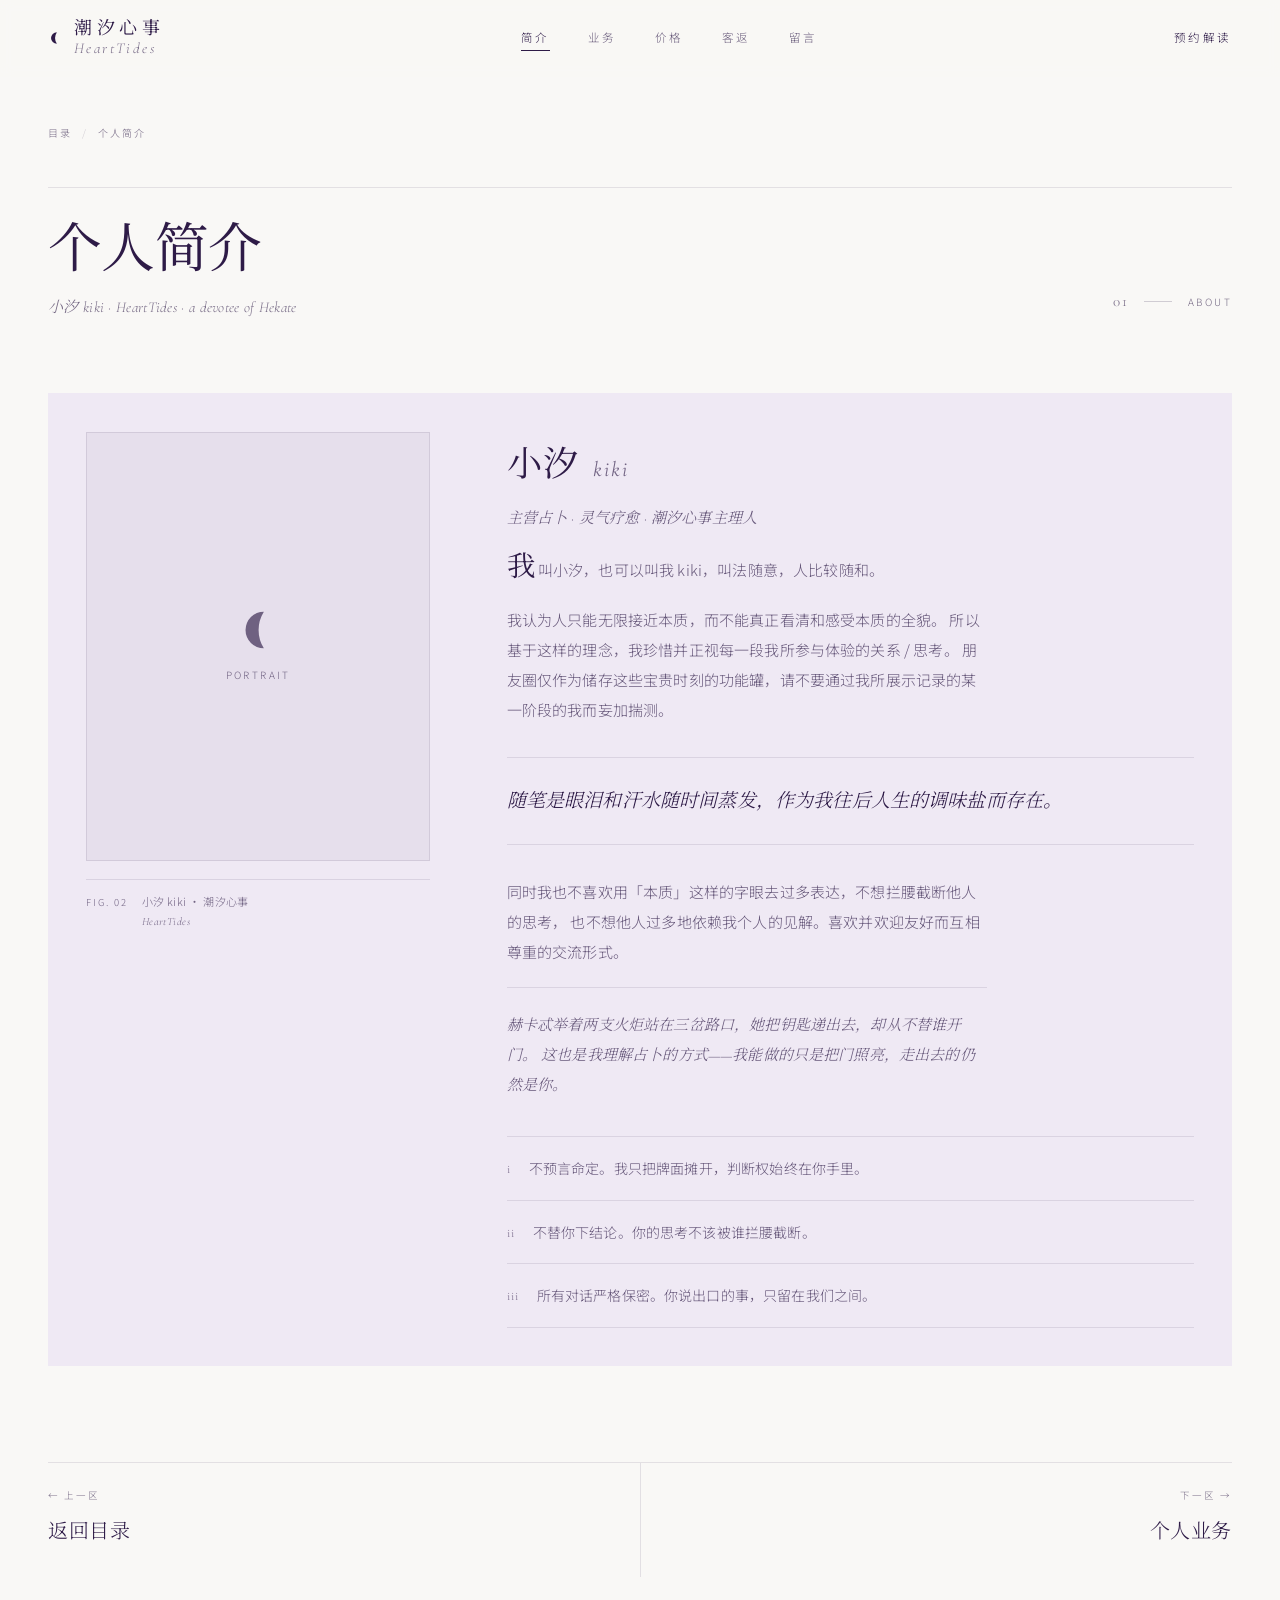
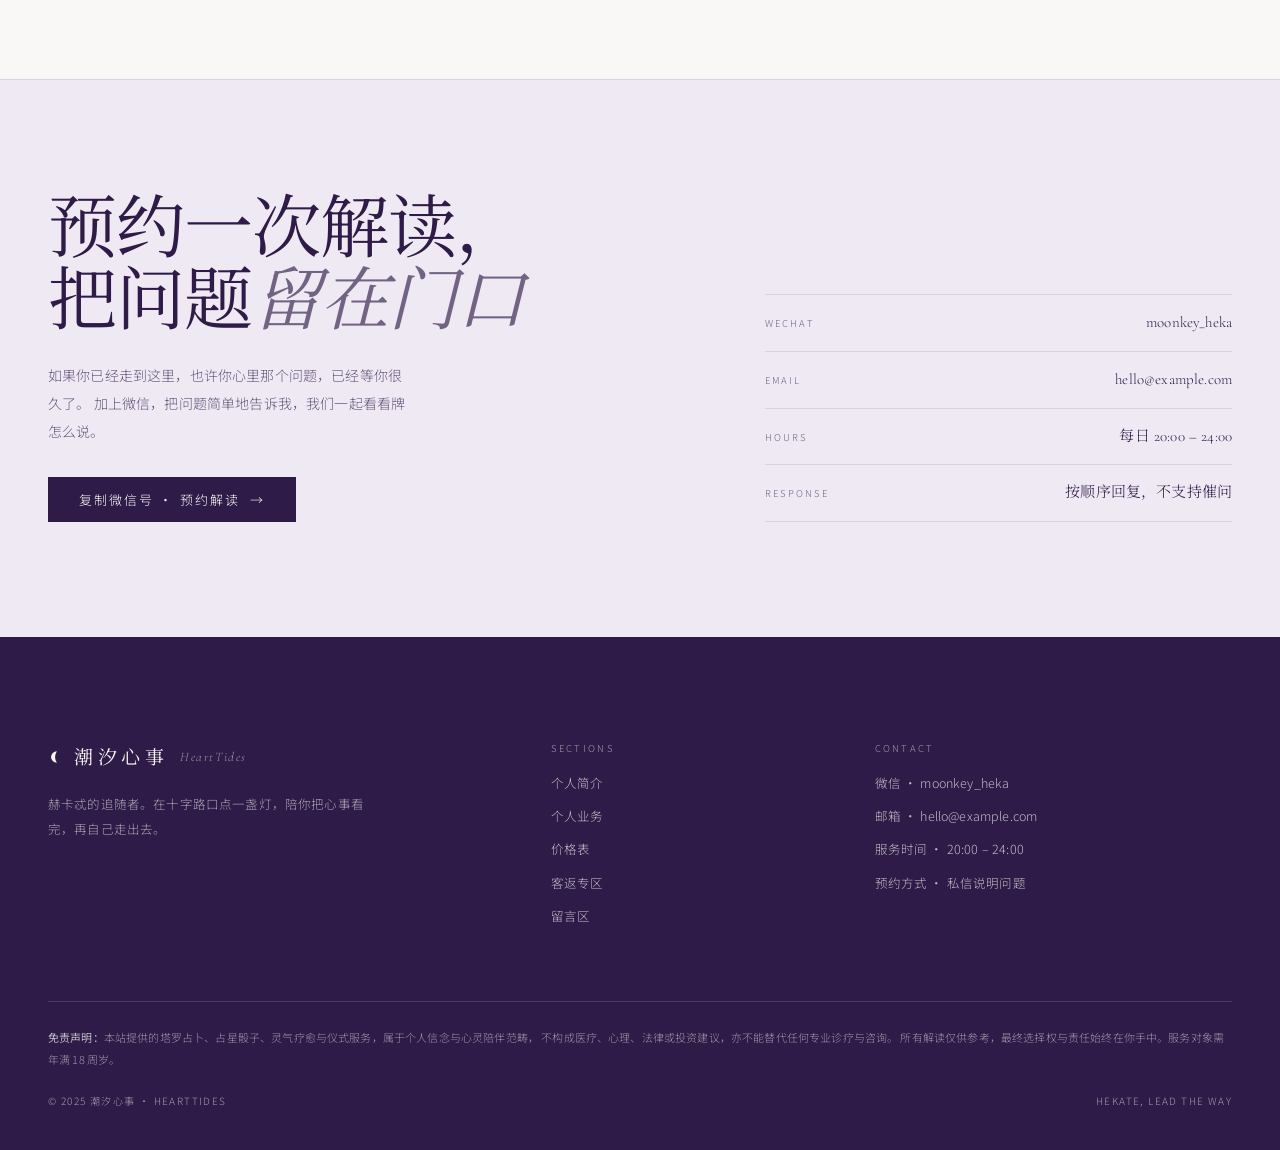
<file: default-workspace/about.html>
<!DOCTYPE html>
<html lang="zh-CN">
<head>
<meta charset="UTF-8">
<meta name="viewport" content="width=device-width, initial-scale=1">
<title>个人简介 ｜ 潮汐心事 HeartTides</title>
<meta name="description" content="小汐 kiki，赫卡忒的追随者，潮汐心事主理人。关于我的方式、随笔与三条准则。">
<meta name="theme-color" content="#F9F8F6">
<link rel="preconnect" href="https://fonts.googleapis.com">
<link rel="preconnect" href="https://fonts.gstatic.com" crossorigin>
<link href="https://fonts.googleapis.com/css2?family=Cormorant+Garamond:ital,wght@0,300;0,400;1,300;1,400&family=Noto+Serif+SC:wght@300;400&family=Noto+Sans+SC:wght@300;400&display=swap" rel="stylesheet">
<link rel="stylesheet" href="style.css">
</head>
<body>

<a class="skip" href="#main">跳到主要内容</a>
<header class="nav" id="nav">
  <div class="nav-in">
    <a class="logo" href="index.html" aria-label="潮汐心事 HeartTides · 回到首页">
      <svg class="logo-mark" viewBox="0 0 12 12" fill="currentColor" aria-hidden="true"><path d="M7.6 1A5 5 0 0 0 7.6 11A9.4 9.4 0 0 1 7.6 1Z"/></svg>
      <span class="logo-txt">
        <span class="logo-cn">潮汐心事</span>
        <span class="logo-en">HeartTides</span>
      </span>
    </a>

    <nav class="nav-links" aria-label="主导航">
      <a href="about.html" aria-current="page">简介</a>
      <a href="services.html">业务</a>
      <a href="pricing.html">价格</a>
      <a href="reviews.html">客返</a>
      <a href="guestbook.html">留言</a>
    </nav>

    <div class="nav-right">
      <a class="nav-cta u" href="#contact">预约解读</a>
    </div>

    <button class="burger" id="burger" aria-label="打开菜单" aria-expanded="false" aria-controls="drawer">
      <span></span><span></span><span></span>
    </button>
  </div>
</header>

<div class="drawer" id="drawer" aria-hidden="true">
  <nav aria-label="移动端导航">
    <a class="drawer-link" href="about.html"><i>01</i>个人简介</a>
    <a class="drawer-link" href="services.html"><i>02</i>个人业务</a>
    <a class="drawer-link" href="pricing.html"><i>03</i>价格表</a>
    <a class="drawer-link" href="reviews.html"><i>04</i>客返专区</a>
    <a class="drawer-link" href="guestbook.html"><i>05</i>留言区</a>
    <a class="drawer-link" href="#contact"><i>06</i>预约方式</a>
  </nav>
  <div class="drawer-foot">
    <span class="label">Contact</span>
    微信 · moonkey_heka<br>
    服务时间 · 每日 20:00 – 24:00<br>
    <span style="font-family:var(--serif);font-style:italic">Hekate, lead the way.</span>
  </div>
</div>

<main id="main" class="page">
  <div class="wrap">
    <nav class="crumb" aria-label="面包屑"><a href="index.html">目录</a><span class="sep">/</span><span class="here">个人简介</span></nav>
<div class="sec-head" data-reveal>
      <div class="sec-head-row">
        <div>
          <h2>个人简介</h2>
          <p class="sub">小汐 kiki · HeartTides · a devotee of Hekate</p>
        </div>
        <div class="sec-folio">
          <span class="folio-no">01</span>
          <span class="folio-line"></span>
          <span class="folio-tag">About</span>
        </div>
      </div>
    </div>

    <div class="about-grid">
      <figure class="about-fig" data-reveal>
        <div class="portrait">
          <!-- 替换为你的照片：<img src="portrait.jpg" alt="小汐" style="width:100%;height:100%;object-fit:cover"> -->
          <svg class="moon-sm" viewBox="0 0 12 12" fill="currentColor" aria-hidden="true">
            <path d="M7.6 1A5 5 0 0 0 7.6 11A9.4 9.4 0 0 1 7.6 1Z"/>
          </svg>
          <span class="ph">Portrait</span>
        </div>
        <figcaption class="cap">
          <span class="cap-no">Fig. 02</span>
          <span>小汐 kiki · 潮汐心事<br><em>HeartTides</em></span>
        </figcaption>
      </figure>

      <div class="about-body" data-reveal>
        <h3 class="about-name">小汐 <span class="about-name-en">kiki</span></h3>
        <p class="about-alias">主营占卜 · 灵气疗愈 · 潮汐心事主理人</p>

        <p class="dc">
          我叫小汐，也可以叫我 kiki，叫法随意，人比较随和。
        </p>
        <p>
          我认为人只能无限接近本质，而不能真正看清和感受本质的全貌。
          所以基于这样的理念，我珍惜并正视每一段我所参与体验的关系 / 思考。
          朋友圈仅作为储存这些宝贵时刻的功能罐，请不要通过我所展示记录的某一阶段的我而妄加揣测。
        </p>

        <blockquote class="about-quote">
          随笔是眼泪和汗水随时间蒸发，作为我往后人生的调味盐而存在。
        </blockquote>

        <p>
          同时我也不喜欢用「本质」这样的字眼去过多表达，不想拦腰截断他人的思考，
          也不想他人过多地依赖我个人的见解。喜欢并欢迎友好而互相尊重的交流形式。
        </p>

        <p class="about-aside">
          赫卡忒举着两支火炬站在三岔路口，她把钥匙递出去，却从不替谁开门。
          这也是我理解占卜的方式——我能做的只是把门照亮，走出去的仍然是你。
        </p>

        <ul class="creed">
          <li><span class="c-no">i</span><span>不预言命定。我只把牌面摊开，判断权始终在你手里。</span></li>
          <li><span class="c-no">ii</span><span>不替你下结论。你的思考不该被谁拦腰截断。</span></li>
          <li><span class="c-no">iii</span><span>所有对话严格保密。你说出口的事，只留在我们之间。</span></li>
        </ul>
      </div>
    </div>
    <nav class="pager" aria-label="分区翻页">
      <a href="index.html"><span class="p-label">← 上一区</span><span class="p-name">返回目录</span></a>
      <a href="services.html"><span class="p-label">下一区 →</span><span class="p-name">个人业务</span></a>
    </nav>
  </div>
</main>

<!-- ===================== 预约 ===================== -->
<section class="contact" id="contact">
  <div class="wrap">
    <div class="contact-grid">
      <div data-reveal>
        <h2>预约一次解读，<br>把问题<em>留在门口</em></h2>
        <p>
          如果你已经走到这里，也许你心里那个问题，已经等你很久了。
          加上微信，把问题简单地告诉我，我们一起看看牌怎么说。
        </p>
        <button type="button" class="btn" id="copyWechat" data-wechat="moonkey_heka">
          复制微信号 · 预约解读 <span class="arr">→</span>
        </button>
      </div>

      <dl class="contact-meta" data-reveal>
        <div><dt>WeChat</dt><dd>moonkey_heka</dd></div>
        <div><dt>Email</dt><dd>hello@example.com</dd></div>
        <div><dt>Hours</dt><dd>每日 20:00 – 24:00</dd></div>
        <div><dt>Response</dt><dd>按顺序回复，不支持催问</dd></div>
      </dl>
    </div>
  </div>
</section>

<!-- ===================== 页脚 ===================== -->
<footer class="footer">
  <div class="footer-in">
    <div class="footer-top">
      <div>
        <div class="f-brand">
          <svg viewBox="0 0 12 12" fill="currentColor" aria-hidden="true">
            <path d="M7.6 1A5 5 0 0 0 7.6 11A9.4 9.4 0 0 1 7.6 1Z"/>
          </svg>
          <b>潮汐心事</b>
          <span class="f-brand-en">HeartTides</span>
        </div>
        <p class="f-desc">
          赫卡忒的追随者。在十字路口点一盏灯，陪你把心事看完，再自己走出去。
        </p>
      </div>

      <div>
        <p class="f-label">Sections</p>
        <ul class="f-links">
          <li><a class="u" href="about.html">个人简介</a></li>
          <li><a class="u" href="services.html">个人业务</a></li>
          <li><a class="u" href="pricing.html">价格表</a></li>
          <li><a class="u" href="reviews.html">客返专区</a></li>
          <li><a class="u" href="guestbook.html">留言区</a></li>
        </ul>
      </div>

      <div>
        <p class="f-label">Contact</p>
        <ul class="f-links">
          <li>微信 · moonkey_heka</li>
          <li>邮箱 · hello@example.com</li>
          <li>服务时间 · 20:00 – 24:00</li>
          <li>预约方式 · 私信说明问题</li>
        </ul>
      </div>
    </div>

    <p class="disclaimer">
      <b>免责声明：</b>本站提供的塔罗占卜、占星骰子、灵气疗愈与仪式服务，属于个人信念与心灵陪伴范畴，
      不构成医疗、心理、法律或投资建议，亦不能替代任何专业诊疗与咨询。
      所有解读仅供参考，最终选择权与责任始终在你手中。服务对象需年满 18 周岁。
    </p>

    <div class="copyright">
      <span>© 2025 潮汐心事 · HeartTides</span>
      <span>Hekate, lead the way</span>
    </div>
  </div>
</footer>
<div class="toast" id="toast" role="status" aria-live="polite"></div>
<script src="app.js"></script>
</body>
</html>
</file>
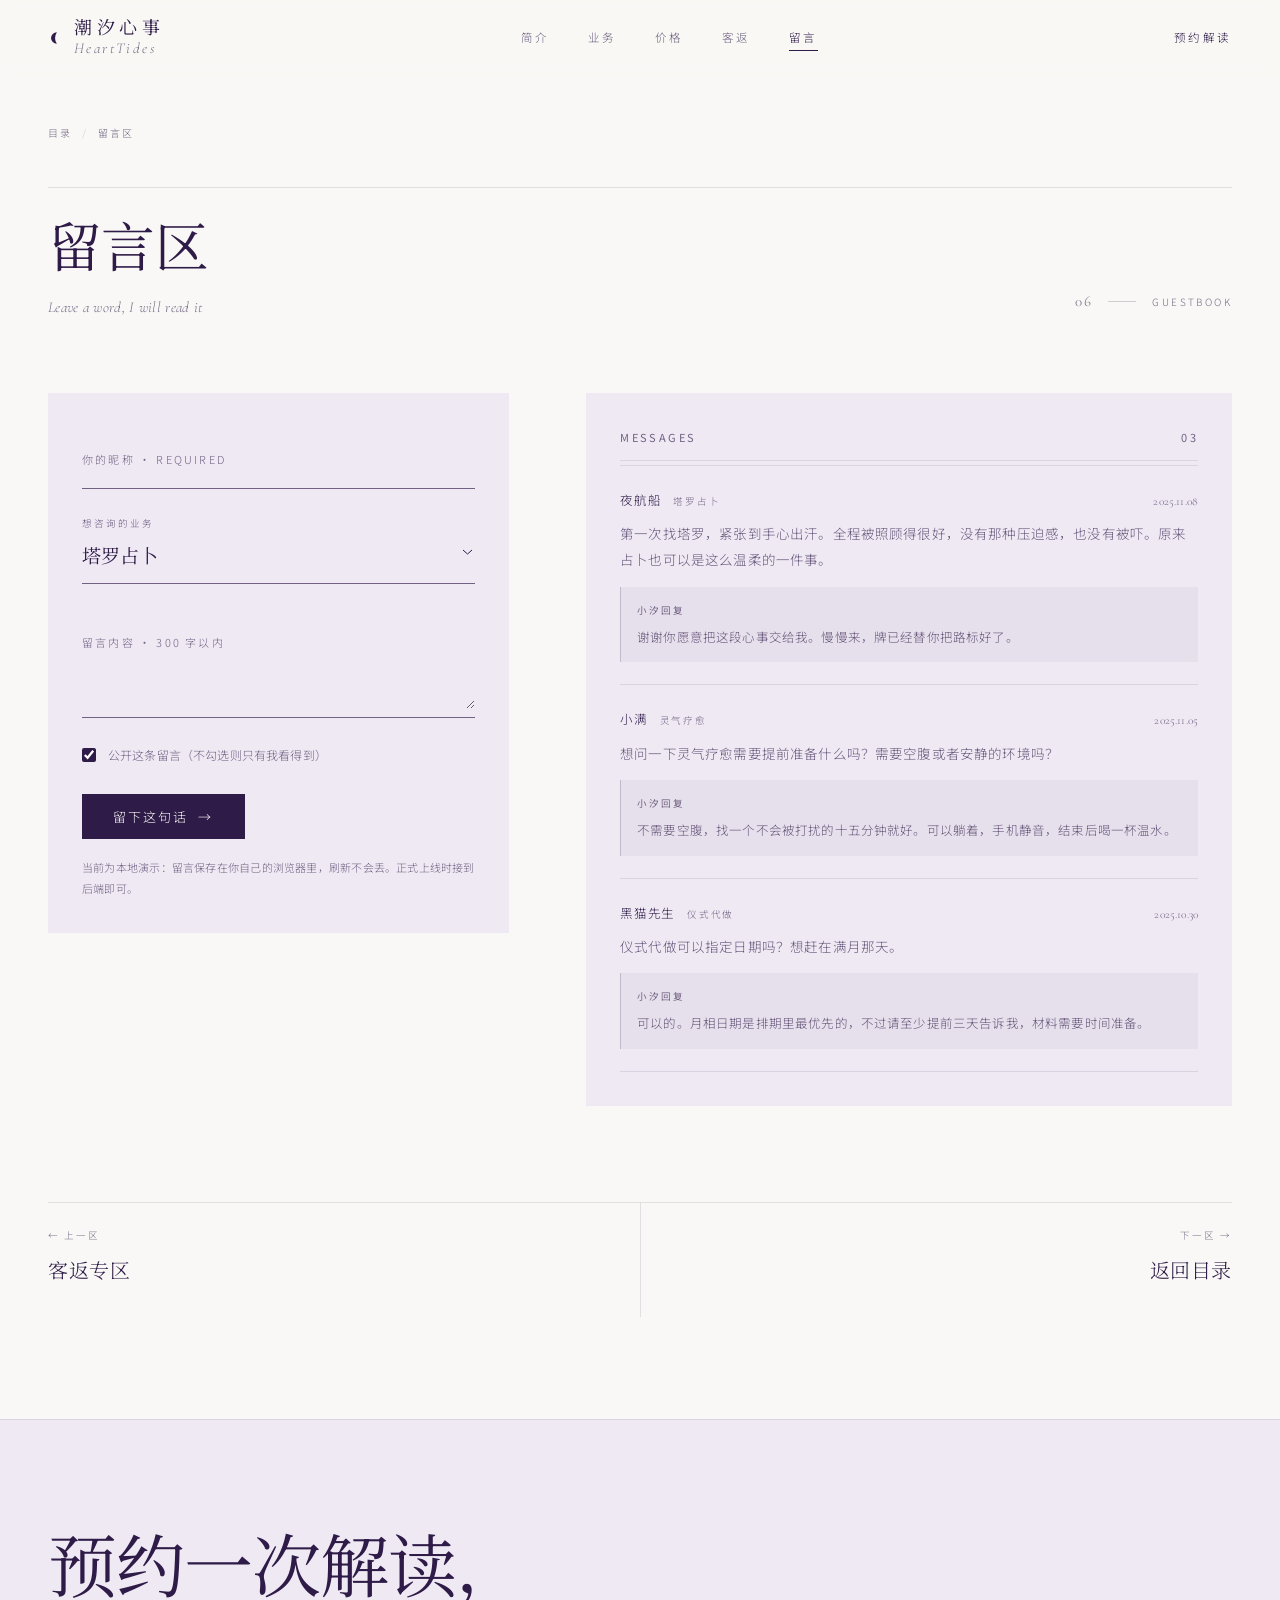
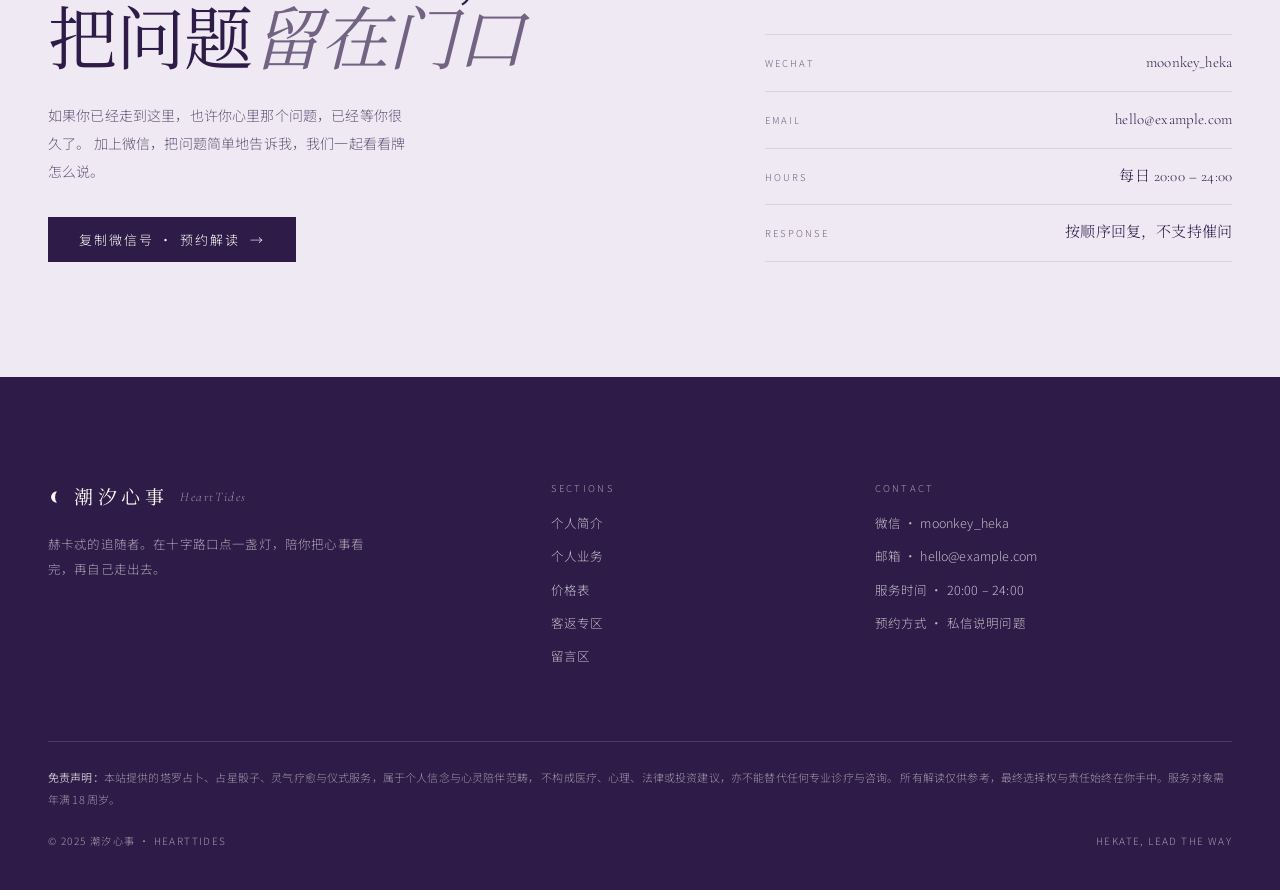
<file: default-workspace/guestbook.html>
<!DOCTYPE html>
<html lang="zh-CN">
<head>
<meta charset="UTF-8">
<meta name="viewport" content="width=device-width, initial-scale=1">
<title>留言区 ｜ 潮汐心事 HeartTides</title>
<meta name="description" content="想问的问题、想说的话，都可以留在这里。可公开，也可以只留给小汐一个人看。">
<meta name="theme-color" content="#F9F8F6">
<link rel="preconnect" href="https://fonts.googleapis.com">
<link rel="preconnect" href="https://fonts.gstatic.com" crossorigin>
<link href="https://fonts.googleapis.com/css2?family=Cormorant+Garamond:ital,wght@0,300;0,400;1,300;1,400&family=Noto+Serif+SC:wght@300;400&family=Noto+Sans+SC:wght@300;400&display=swap" rel="stylesheet">
<link rel="stylesheet" href="style.css">
</head>
<body>

<a class="skip" href="#main">跳到主要内容</a>
<header class="nav" id="nav">
  <div class="nav-in">
    <a class="logo" href="index.html" aria-label="潮汐心事 HeartTides · 回到首页">
      <svg class="logo-mark" viewBox="0 0 12 12" fill="currentColor" aria-hidden="true"><path d="M7.6 1A5 5 0 0 0 7.6 11A9.4 9.4 0 0 1 7.6 1Z"/></svg>
      <span class="logo-txt">
        <span class="logo-cn">潮汐心事</span>
        <span class="logo-en">HeartTides</span>
      </span>
    </a>

    <nav class="nav-links" aria-label="主导航">
      <a href="about.html">简介</a>
      <a href="services.html">业务</a>
      <a href="pricing.html">价格</a>
      <a href="reviews.html">客返</a>
      <a href="guestbook.html" aria-current="page">留言</a>
    </nav>

    <div class="nav-right">
      <a class="nav-cta u" href="#contact">预约解读</a>
    </div>

    <button class="burger" id="burger" aria-label="打开菜单" aria-expanded="false" aria-controls="drawer">
      <span></span><span></span><span></span>
    </button>
  </div>
</header>

<div class="drawer" id="drawer" aria-hidden="true">
  <nav aria-label="移动端导航">
    <a class="drawer-link" href="about.html"><i>01</i>个人简介</a>
    <a class="drawer-link" href="services.html"><i>02</i>个人业务</a>
    <a class="drawer-link" href="pricing.html"><i>03</i>价格表</a>
    <a class="drawer-link" href="reviews.html"><i>04</i>客返专区</a>
    <a class="drawer-link" href="guestbook.html"><i>05</i>留言区</a>
    <a class="drawer-link" href="#contact"><i>06</i>预约方式</a>
  </nav>
  <div class="drawer-foot">
    <span class="label">Contact</span>
    微信 · moonkey_heka<br>
    服务时间 · 每日 20:00 – 24:00<br>
    <span style="font-family:var(--serif);font-style:italic">Hekate, lead the way.</span>
  </div>
</div>

<main id="main" class="page">
  <div class="wrap">
    <nav class="crumb" aria-label="面包屑"><a href="index.html">目录</a><span class="sep">/</span><span class="here">留言区</span></nav>
<div class="sec-head" data-reveal>
      <div class="sec-head-row">
        <div>
          <h2>留言区</h2>
          <p class="sub">Leave a word, I will read it</p>
        </div>
        <div class="sec-folio">
          <span class="folio-no">06</span>
          <span class="folio-line"></span>
          <span class="folio-tag">Guestbook</span>
        </div>
      </div>
    </div>

    <div class="guest-grid">
      <div data-reveal>
        <form id="guestForm" novalidate>
          <div class="field">
            <input id="gName" name="name" type="text" maxlength="20" placeholder="&#160;" required autocomplete="nickname">
            <label for="gName">你的昵称 · Required</label>
          </div>

          <div class="field-select">
            <span class="flabel" aria-hidden="true">想咨询的业务</span>
            <select id="gService" name="service" aria-label="想咨询的业务">
              <option value="塔罗占卜">塔罗占卜</option>
              <option value="恋爱牌阵">恋爱专区牌阵</option>
              <option value="占星骰子">占星骰子</option>
              <option value="选择与工作">选择 / 工作牌阵</option>
              <option value="灵气疗愈">灵气疗愈</option>
              <option value="仪式代做">仪式代做</option>
              <option value="只是想聊聊">只是想说说话</option>
            </select>
          </div>

          <div class="field">
            <textarea id="gText" name="text" maxlength="300" placeholder="&#160;" required></textarea>
            <label for="gText">留言内容 · 300 字以内</label>
          </div>

          <label class="check" for="gPublic">
            <input id="gPublic" type="checkbox" checked>
            <span>公开这条留言（不勾选则只有我看得到）</span>
          </label>

          <button type="submit" class="btn">留下这句话 <span class="arr">→</span></button>

          <p class="form-hint">
            当前为本地演示：留言保存在你自己的浏览器里，刷新不会丢。正式上线时接到后端即可。
          </p>
        </form>
      </div>

      <div data-reveal>
        <div class="list-title">
          <span class="label">Messages</span>
          <span class="label" id="msgCount">03</span>
        </div>
        <div class="guest-list" id="guestList" aria-live="polite"></div>
      </div>
    </div>
    <nav class="pager" aria-label="分区翻页">
      <a href="reviews.html"><span class="p-label">← 上一区</span><span class="p-name">客返专区</span></a>
      <a href="index.html"><span class="p-label">下一区 →</span><span class="p-name">返回目录</span></a>
    </nav>
  </div>
</main>

<!-- ===================== 预约 ===================== -->
<section class="contact" id="contact">
  <div class="wrap">
    <div class="contact-grid">
      <div data-reveal>
        <h2>预约一次解读，<br>把问题<em>留在门口</em></h2>
        <p>
          如果你已经走到这里，也许你心里那个问题，已经等你很久了。
          加上微信，把问题简单地告诉我，我们一起看看牌怎么说。
        </p>
        <button type="button" class="btn" id="copyWechat" data-wechat="moonkey_heka">
          复制微信号 · 预约解读 <span class="arr">→</span>
        </button>
      </div>

      <dl class="contact-meta" data-reveal>
        <div><dt>WeChat</dt><dd>moonkey_heka</dd></div>
        <div><dt>Email</dt><dd>hello@example.com</dd></div>
        <div><dt>Hours</dt><dd>每日 20:00 – 24:00</dd></div>
        <div><dt>Response</dt><dd>按顺序回复，不支持催问</dd></div>
      </dl>
    </div>
  </div>
</section>

<!-- ===================== 页脚 ===================== -->
<footer class="footer">
  <div class="footer-in">
    <div class="footer-top">
      <div>
        <div class="f-brand">
          <svg viewBox="0 0 12 12" fill="currentColor" aria-hidden="true">
            <path d="M7.6 1A5 5 0 0 0 7.6 11A9.4 9.4 0 0 1 7.6 1Z"/>
          </svg>
          <b>潮汐心事</b>
          <span class="f-brand-en">HeartTides</span>
        </div>
        <p class="f-desc">
          赫卡忒的追随者。在十字路口点一盏灯，陪你把心事看完，再自己走出去。
        </p>
      </div>

      <div>
        <p class="f-label">Sections</p>
        <ul class="f-links">
          <li><a class="u" href="about.html">个人简介</a></li>
          <li><a class="u" href="services.html">个人业务</a></li>
          <li><a class="u" href="pricing.html">价格表</a></li>
          <li><a class="u" href="reviews.html">客返专区</a></li>
          <li><a class="u" href="guestbook.html">留言区</a></li>
        </ul>
      </div>

      <div>
        <p class="f-label">Contact</p>
        <ul class="f-links">
          <li>微信 · moonkey_heka</li>
          <li>邮箱 · hello@example.com</li>
          <li>服务时间 · 20:00 – 24:00</li>
          <li>预约方式 · 私信说明问题</li>
        </ul>
      </div>
    </div>

    <p class="disclaimer">
      <b>免责声明：</b>本站提供的塔罗占卜、占星骰子、灵气疗愈与仪式服务，属于个人信念与心灵陪伴范畴，
      不构成医疗、心理、法律或投资建议，亦不能替代任何专业诊疗与咨询。
      所有解读仅供参考，最终选择权与责任始终在你手中。服务对象需年满 18 周岁。
    </p>

    <div class="copyright">
      <span>© 2025 潮汐心事 · HeartTides</span>
      <span>Hekate, lead the way</span>
    </div>
  </div>
</footer>
<div class="toast" id="toast" role="status" aria-live="polite"></div>
<script src="app.js"></script>
</body>
</html>
</file>
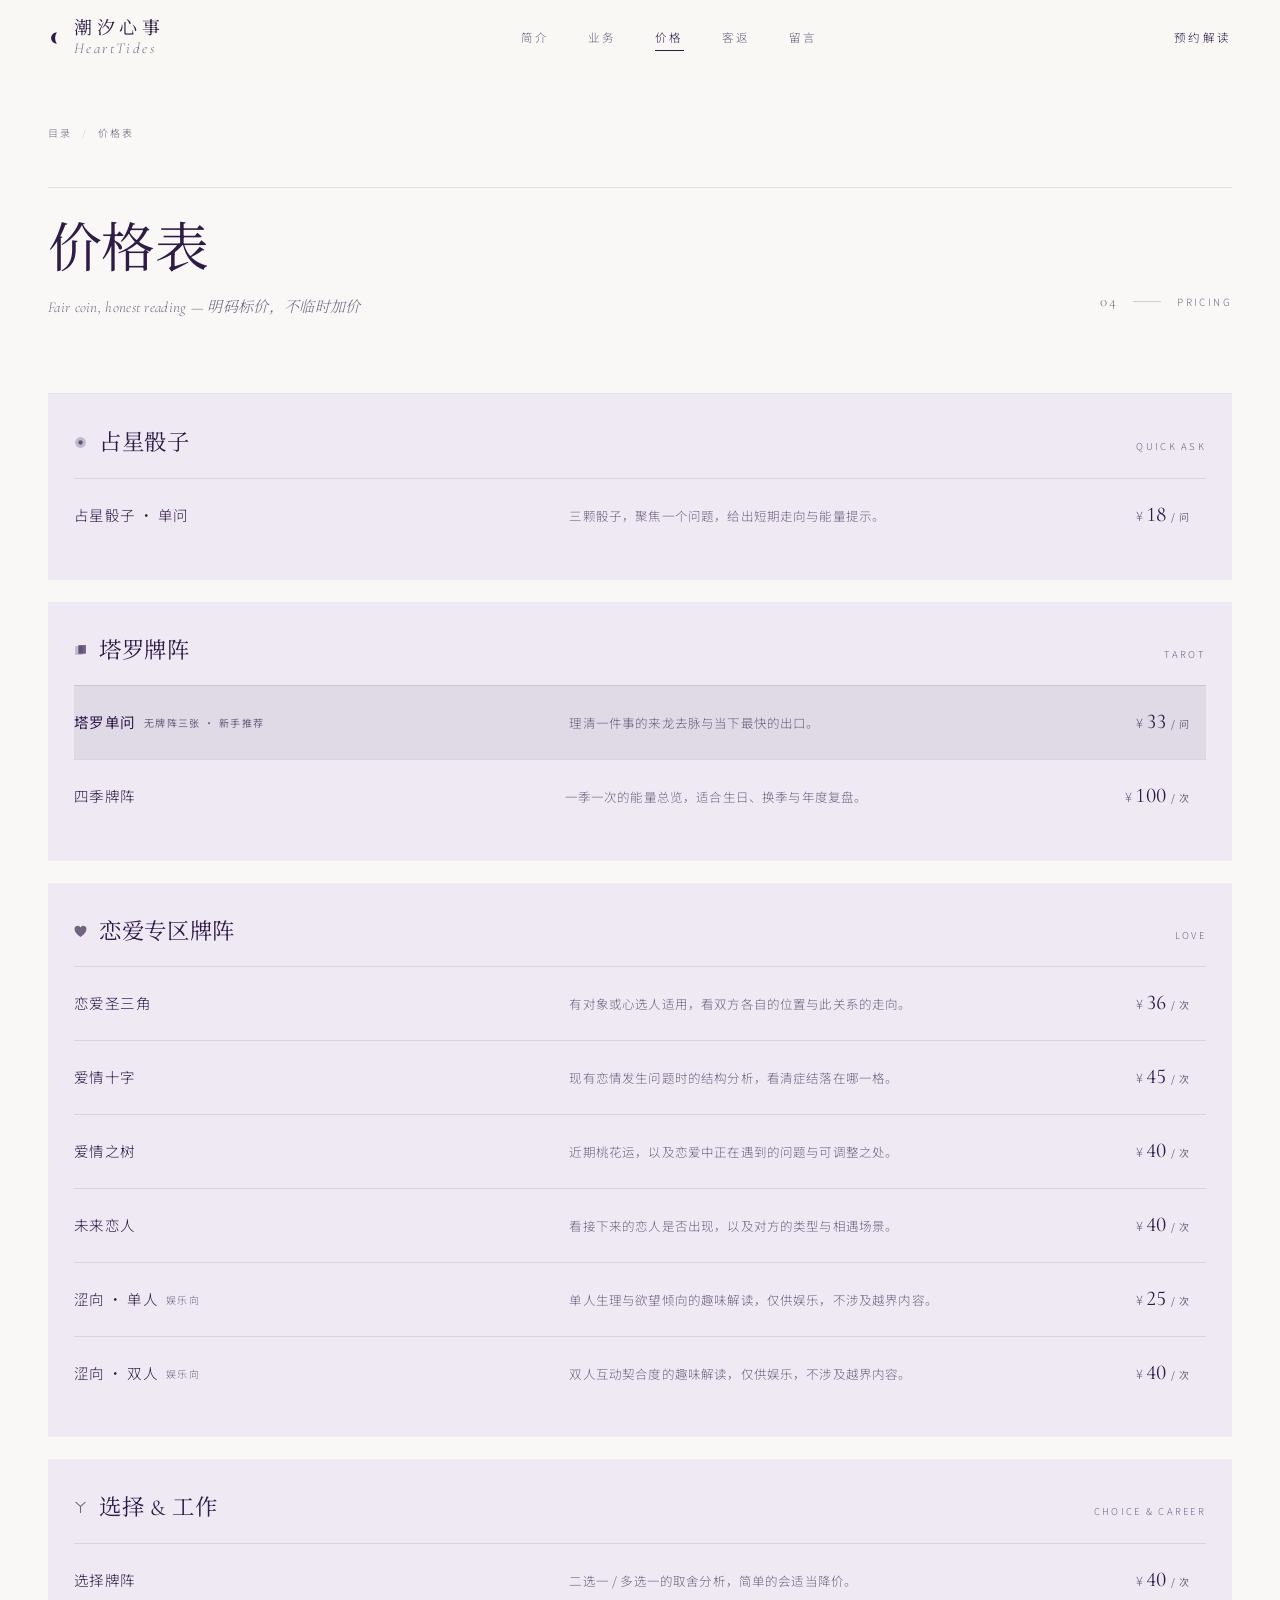
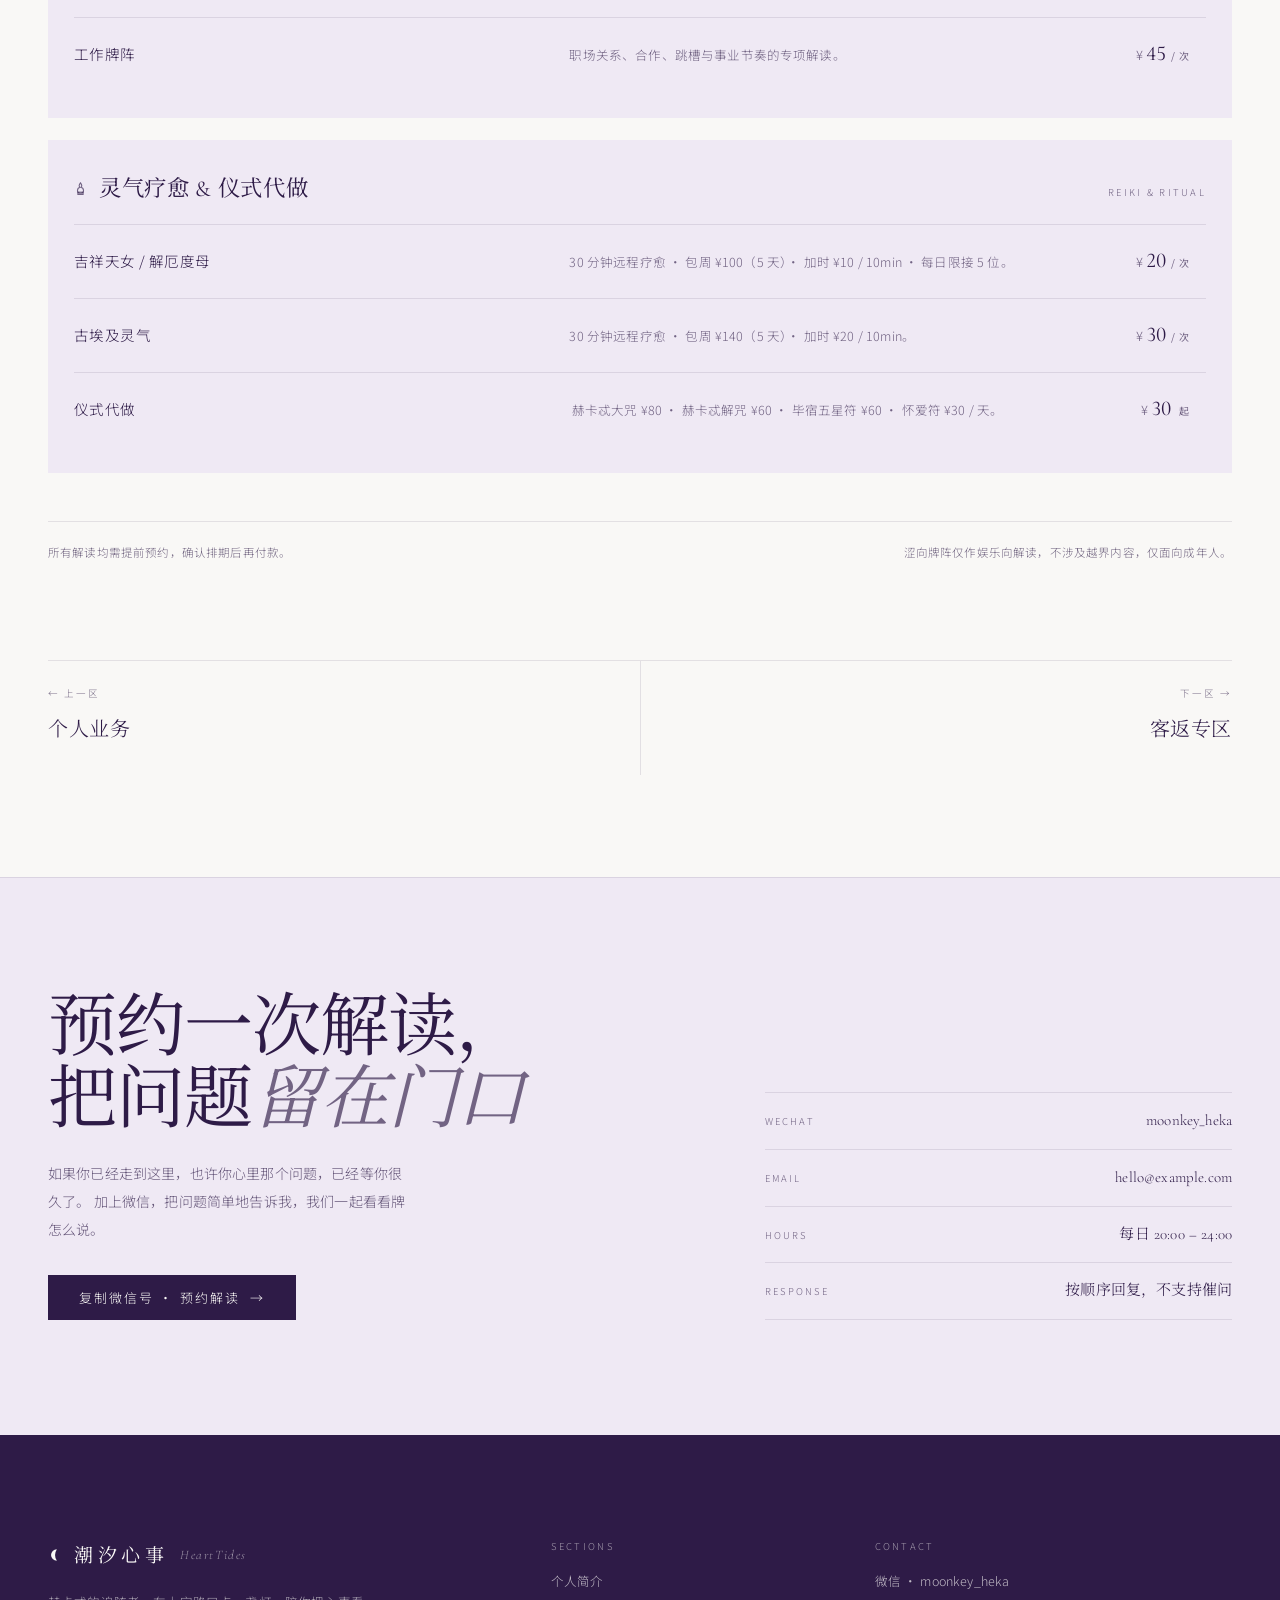
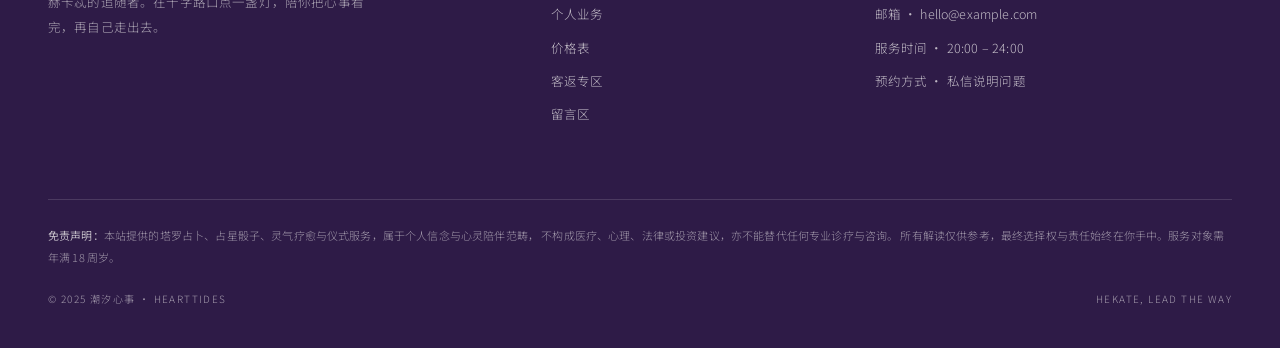
<file: default-workspace/pricing.html>
<!DOCTYPE html>
<html lang="zh-CN">
<head>
<meta charset="UTF-8">
<meta name="viewport" content="width=device-width, initial-scale=1">
<title>价格表 ｜ 潮汐心事 HeartTides</title>
<meta name="description" content="塔罗牌阵、恋爱专区、占星骰子、选择与工作、灵气与仪式的完整价目，明码标价，不临时加价。">
<meta name="theme-color" content="#F9F8F6">
<link rel="preconnect" href="https://fonts.googleapis.com">
<link rel="preconnect" href="https://fonts.gstatic.com" crossorigin>
<link href="https://fonts.googleapis.com/css2?family=Cormorant+Garamond:ital,wght@0,300;0,400;1,300;1,400&family=Noto+Serif+SC:wght@300;400&family=Noto+Sans+SC:wght@300;400&display=swap" rel="stylesheet">
<link rel="stylesheet" href="style.css">
</head>
<body>

<a class="skip" href="#main">跳到主要内容</a>
<header class="nav" id="nav">
  <div class="nav-in">
    <a class="logo" href="index.html" aria-label="潮汐心事 HeartTides · 回到首页">
      <svg class="logo-mark" viewBox="0 0 12 12" fill="currentColor" aria-hidden="true"><path d="M7.6 1A5 5 0 0 0 7.6 11A9.4 9.4 0 0 1 7.6 1Z"/></svg>
      <span class="logo-txt">
        <span class="logo-cn">潮汐心事</span>
        <span class="logo-en">HeartTides</span>
      </span>
    </a>

    <nav class="nav-links" aria-label="主导航">
      <a href="about.html">简介</a>
      <a href="services.html">业务</a>
      <a href="pricing.html" aria-current="page">价格</a>
      <a href="reviews.html">客返</a>
      <a href="guestbook.html">留言</a>
    </nav>

    <div class="nav-right">
      <a class="nav-cta u" href="#contact">预约解读</a>
    </div>

    <button class="burger" id="burger" aria-label="打开菜单" aria-expanded="false" aria-controls="drawer">
      <span></span><span></span><span></span>
    </button>
  </div>
</header>

<div class="drawer" id="drawer" aria-hidden="true">
  <nav aria-label="移动端导航">
    <a class="drawer-link" href="about.html"><i>01</i>个人简介</a>
    <a class="drawer-link" href="services.html"><i>02</i>个人业务</a>
    <a class="drawer-link" href="pricing.html"><i>03</i>价格表</a>
    <a class="drawer-link" href="reviews.html"><i>04</i>客返专区</a>
    <a class="drawer-link" href="guestbook.html"><i>05</i>留言区</a>
    <a class="drawer-link" href="#contact"><i>06</i>预约方式</a>
  </nav>
  <div class="drawer-foot">
    <span class="label">Contact</span>
    微信 · moonkey_heka<br>
    服务时间 · 每日 20:00 – 24:00<br>
    <span style="font-family:var(--serif);font-style:italic">Hekate, lead the way.</span>
  </div>
</div>

<main id="main" class="page">
  <div class="wrap">
    <nav class="crumb" aria-label="面包屑"><a href="index.html">目录</a><span class="sep">/</span><span class="here">价格表</span></nav>
<div class="sec-head" data-reveal>
      <div class="sec-head-row">
        <div>
          <h2>价格表</h2>
          <p class="sub">Fair coin, honest reading — 明码标价，不临时加价</p>
        </div>
        <div class="sec-folio">
          <span class="folio-no">04</span>
          <span class="folio-line"></span>
          <span class="folio-tag">Pricing</span>
        </div>
      </div>
    </div>

    <div class="plist">

      <div class="pgroup" id="price-dice" data-reveal>
        <div class="pg-head">
          <h3>
            <svg viewBox="0 0 12 12" fill="currentColor" aria-hidden="true"><circle cx="6" cy="6" r="5" opacity=".35"/><circle cx="6" cy="6" r="2"/></svg>
            占星骰子
          </h3>
          <span class="pg-en">Quick Ask</span>
        </div>
        <div class="prow">
          <div class="p-name">占星骰子 · 单问</div>
          <div class="p-desc">三颗骰子，聚焦一个问题，给出短期走向与能量提示。</div>
          <div class="p-amt"><span class="cur">¥</span>18<span class="unit">/ 问</span></div>
        </div>
      </div>

      <div class="pgroup" id="price-tarot" data-reveal>
        <div class="pg-head">
          <h3>
            <svg viewBox="0 0 12 12" fill="currentColor" aria-hidden="true"><rect x="1" y="2" width="7" height="8" opacity=".35"/><rect x="4" y="1" width="7" height="8"/></svg>
            塔罗牌阵
          </h3>
          <span class="pg-en">Tarot</span>
        </div>
        <div class="prow feat">
          <div class="p-name">塔罗单问<span class="p-note">无牌阵三张 · 新手推荐</span></div>
          <div class="p-desc">理清一件事的来龙去脉与当下最快的出口。</div>
          <div class="p-amt"><span class="cur">¥</span>33<span class="unit">/ 问</span></div>
        </div>
        <div class="prow">
          <div class="p-name">四季牌阵</div>
          <div class="p-desc">一季一次的能量总览，适合生日、换季与年度复盘。</div>
          <div class="p-amt"><span class="cur">¥</span>100<span class="unit">/ 次</span></div>
        </div>
      </div>

      <div class="pgroup" id="price-love" data-reveal>
        <div class="pg-head">
          <h3>
            <svg viewBox="0 0 12 12" fill="currentColor" aria-hidden="true"><path d="M6 11S.6 7.6.6 4.1A2.9 2.9 0 016 2.2a2.9 2.9 0 015.4 1.9C11.4 7.6 6 11 6 11z"/></svg>
            恋爱专区牌阵
          </h3>
          <span class="pg-en">Love</span>
        </div>
        <div class="prow">
          <div class="p-name">恋爱圣三角</div>
          <div class="p-desc">有对象或心选人适用，看双方各自的位置与此关系的走向。</div>
          <div class="p-amt"><span class="cur">¥</span>36<span class="unit">/ 次</span></div>
        </div>
        <div class="prow">
          <div class="p-name">爱情十字</div>
          <div class="p-desc">现有恋情发生问题时的结构分析，看清症结落在哪一格。</div>
          <div class="p-amt"><span class="cur">¥</span>45<span class="unit">/ 次</span></div>
        </div>
        <div class="prow">
          <div class="p-name">爱情之树</div>
          <div class="p-desc">近期桃花运，以及恋爱中正在遇到的问题与可调整之处。</div>
          <div class="p-amt"><span class="cur">¥</span>40<span class="unit">/ 次</span></div>
        </div>
        <div class="prow">
          <div class="p-name">未来恋人</div>
          <div class="p-desc">看接下来的恋人是否出现，以及对方的类型与相遇场景。</div>
          <div class="p-amt"><span class="cur">¥</span>40<span class="unit">/ 次</span></div>
        </div>
        <div class="prow">
          <div class="p-name">涩向 · 单人<span class="p-note">娱乐向</span></div>
          <div class="p-desc">单人生理与欲望倾向的趣味解读，仅供娱乐，不涉及越界内容。</div>
          <div class="p-amt"><span class="cur">¥</span>25<span class="unit">/ 次</span></div>
        </div>
        <div class="prow">
          <div class="p-name">涩向 · 双人<span class="p-note">娱乐向</span></div>
          <div class="p-desc">双人互动契合度的趣味解读，仅供娱乐，不涉及越界内容。</div>
          <div class="p-amt"><span class="cur">¥</span>40<span class="unit">/ 次</span></div>
        </div>
      </div>

      <div class="pgroup" id="price-choice" data-reveal>
        <div class="pg-head">
          <h3>
            <svg viewBox="0 0 12 12" fill="none" stroke="currentColor" stroke-width="1" aria-hidden="true"><path d="M6 11V5M6 5L1.5 1M6 5l4.5-4"/></svg>
            选择 &amp; 工作
          </h3>
          <span class="pg-en">Choice &amp; Career</span>
        </div>
        <div class="prow">
          <div class="p-name">选择牌阵</div>
          <div class="p-desc">二选一 / 多选一的取舍分析，简单的会适当降价。</div>
          <div class="p-amt"><span class="cur">¥</span>40<span class="unit">/ 次</span></div>
        </div>
        <div class="prow">
          <div class="p-name">工作牌阵</div>
          <div class="p-desc">职场关系、合作、跳槽与事业节奏的专项解读。</div>
          <div class="p-amt"><span class="cur">¥</span>45<span class="unit">/ 次</span></div>
        </div>
      </div>

      <div class="pgroup" id="price-quote" data-reveal>
        <div class="pg-head">
          <h3>
            <svg viewBox="0 0 12 12" fill="none" stroke="currentColor" stroke-width="1" aria-hidden="true"><path d="M6 .8c1.5 2 1.6 3.2.4 4.1 1.6.4 2.4 1.5 2.4 3.1 0 1.5-1.3 2.4-2.8 2.4S3.2 9.5 3.2 8c0-1.6.8-2.7 2.4-3.1C4.4 4 4.5 2.8 6 .8z"/><rect x="3.6" y="9.4" width="4.8" height="2.2"/></svg>
            灵气疗愈 &amp; 仪式代做
          </h3>
          <span class="pg-en">Reiki &amp; Ritual</span>
        </div>
        <div class="prow">
          <div class="p-name">吉祥天女 / 解厄度母</div>
          <div class="p-desc">30 分钟远程疗愈 · 包周 ¥100（5 天）· 加时 ¥10 / 10min · 每日限接 5 位。</div>
          <div class="p-amt"><span class="cur">¥</span>20<span class="unit">/ 次</span></div>
        </div>
        <div class="prow">
          <div class="p-name">古埃及灵气</div>
          <div class="p-desc">30 分钟远程疗愈 · 包周 ¥140（5 天）· 加时 ¥20 / 10min。</div>
          <div class="p-amt"><span class="cur">¥</span>30<span class="unit">/ 次</span></div>
        </div>
        <div class="prow">
          <div class="p-name">仪式代做</div>
          <div class="p-desc">赫卡忒大咒 ¥80 · 赫卡忒解咒 ¥60 · 毕宿五星符 ¥60 · 怀爱符 ¥30 / 天。</div>
          <div class="p-amt"><span class="cur">¥</span>30<span class="unit"> 起</span></div>
        </div>
      </div>

    </div>

    <div class="pfoot" data-reveal>
      <p>所有解读均需提前预约，确认排期后再付款。</p>
      <p>涩向牌阵仅作娱乐向解读，不涉及越界内容，仅面向成年人。</p>
    </div>
    <nav class="pager" aria-label="分区翻页">
      <a href="services.html"><span class="p-label">← 上一区</span><span class="p-name">个人业务</span></a>
      <a href="reviews.html"><span class="p-label">下一区 →</span><span class="p-name">客返专区</span></a>
    </nav>
  </div>
</main>

<!-- ===================== 预约 ===================== -->
<section class="contact" id="contact">
  <div class="wrap">
    <div class="contact-grid">
      <div data-reveal>
        <h2>预约一次解读，<br>把问题<em>留在门口</em></h2>
        <p>
          如果你已经走到这里，也许你心里那个问题，已经等你很久了。
          加上微信，把问题简单地告诉我，我们一起看看牌怎么说。
        </p>
        <button type="button" class="btn" id="copyWechat" data-wechat="moonkey_heka">
          复制微信号 · 预约解读 <span class="arr">→</span>
        </button>
      </div>

      <dl class="contact-meta" data-reveal>
        <div><dt>WeChat</dt><dd>moonkey_heka</dd></div>
        <div><dt>Email</dt><dd>hello@example.com</dd></div>
        <div><dt>Hours</dt><dd>每日 20:00 – 24:00</dd></div>
        <div><dt>Response</dt><dd>按顺序回复，不支持催问</dd></div>
      </dl>
    </div>
  </div>
</section>

<!-- ===================== 页脚 ===================== -->
<footer class="footer">
  <div class="footer-in">
    <div class="footer-top">
      <div>
        <div class="f-brand">
          <svg viewBox="0 0 12 12" fill="currentColor" aria-hidden="true">
            <path d="M7.6 1A5 5 0 0 0 7.6 11A9.4 9.4 0 0 1 7.6 1Z"/>
          </svg>
          <b>潮汐心事</b>
          <span class="f-brand-en">HeartTides</span>
        </div>
        <p class="f-desc">
          赫卡忒的追随者。在十字路口点一盏灯，陪你把心事看完，再自己走出去。
        </p>
      </div>

      <div>
        <p class="f-label">Sections</p>
        <ul class="f-links">
          <li><a class="u" href="about.html">个人简介</a></li>
          <li><a class="u" href="services.html">个人业务</a></li>
          <li><a class="u" href="pricing.html">价格表</a></li>
          <li><a class="u" href="reviews.html">客返专区</a></li>
          <li><a class="u" href="guestbook.html">留言区</a></li>
        </ul>
      </div>

      <div>
        <p class="f-label">Contact</p>
        <ul class="f-links">
          <li>微信 · moonkey_heka</li>
          <li>邮箱 · hello@example.com</li>
          <li>服务时间 · 20:00 – 24:00</li>
          <li>预约方式 · 私信说明问题</li>
        </ul>
      </div>
    </div>

    <p class="disclaimer">
      <b>免责声明：</b>本站提供的塔罗占卜、占星骰子、灵气疗愈与仪式服务，属于个人信念与心灵陪伴范畴，
      不构成医疗、心理、法律或投资建议，亦不能替代任何专业诊疗与咨询。
      所有解读仅供参考，最终选择权与责任始终在你手中。服务对象需年满 18 周岁。
    </p>

    <div class="copyright">
      <span>© 2025 潮汐心事 · HeartTides</span>
      <span>Hekate, lead the way</span>
    </div>
  </div>
</footer>
<div class="toast" id="toast" role="status" aria-live="polite"></div>
<script src="app.js"></script>
</body>
</html>
</file>
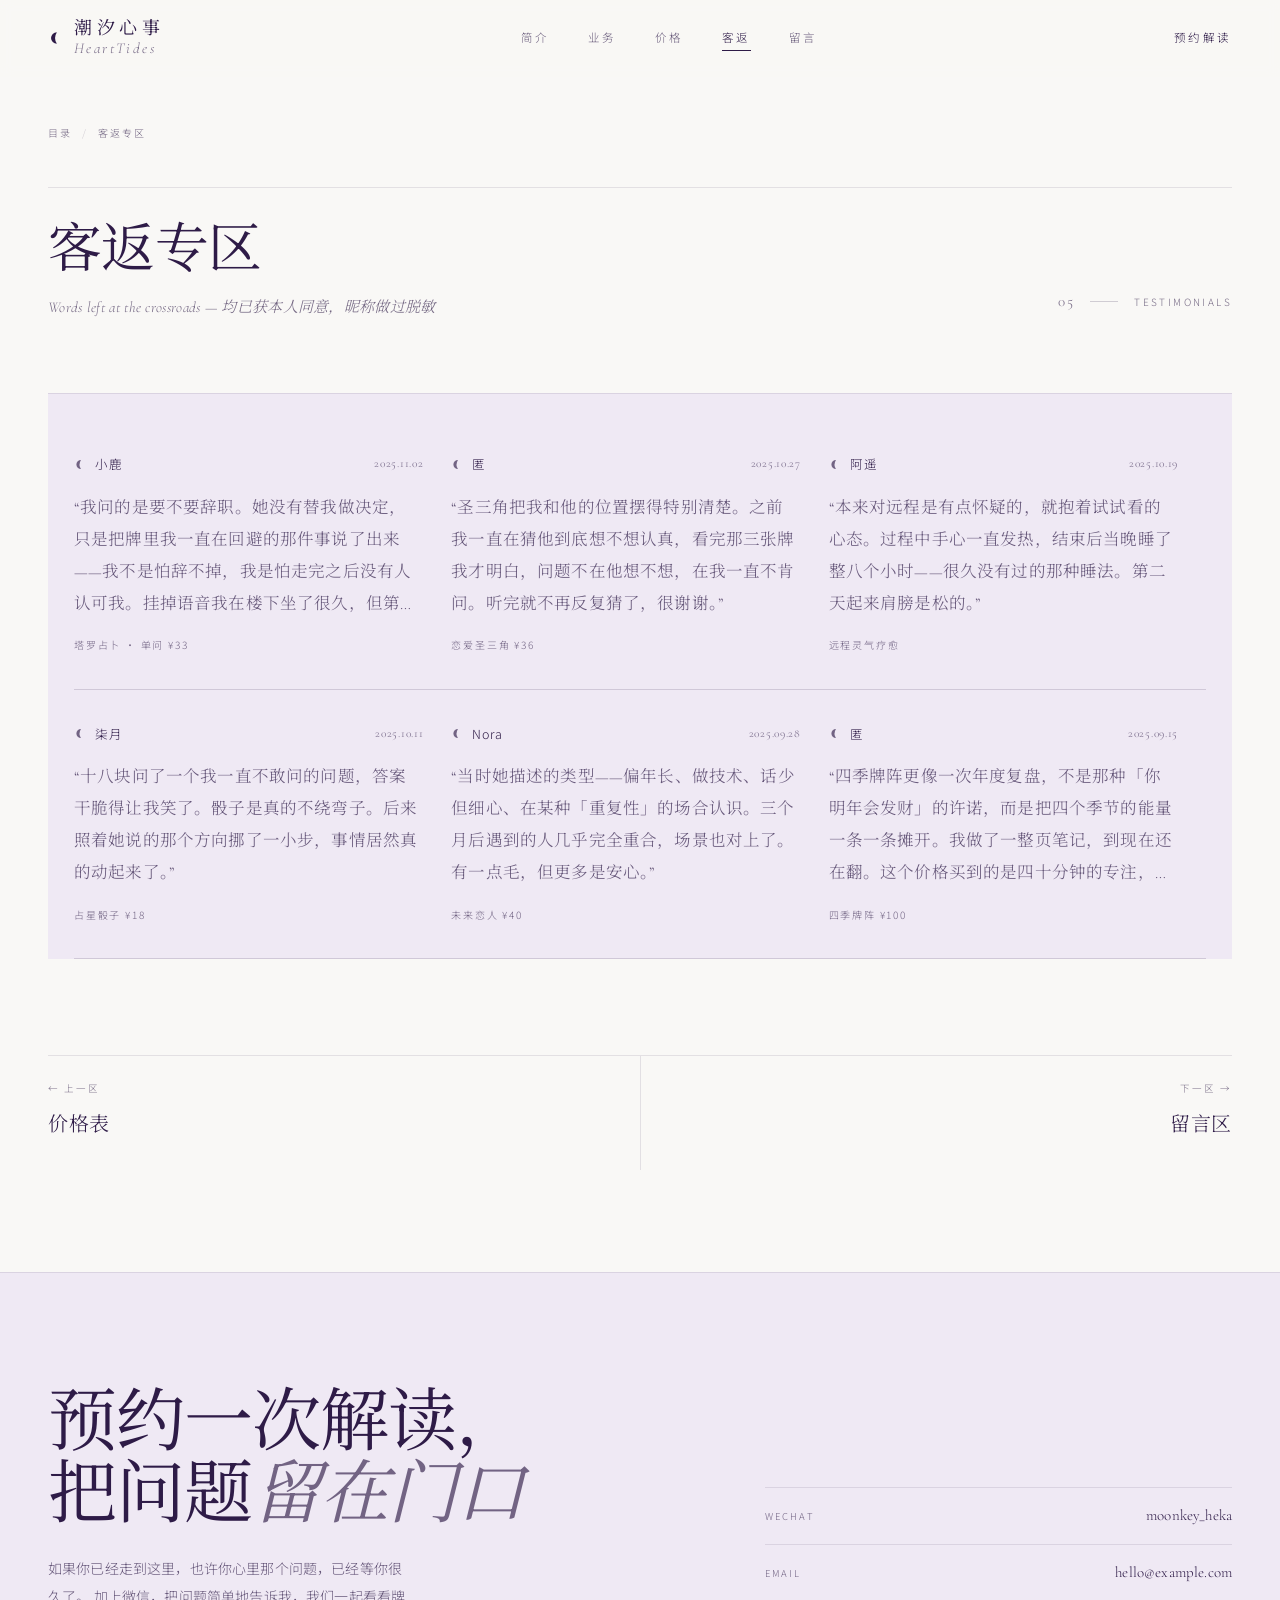
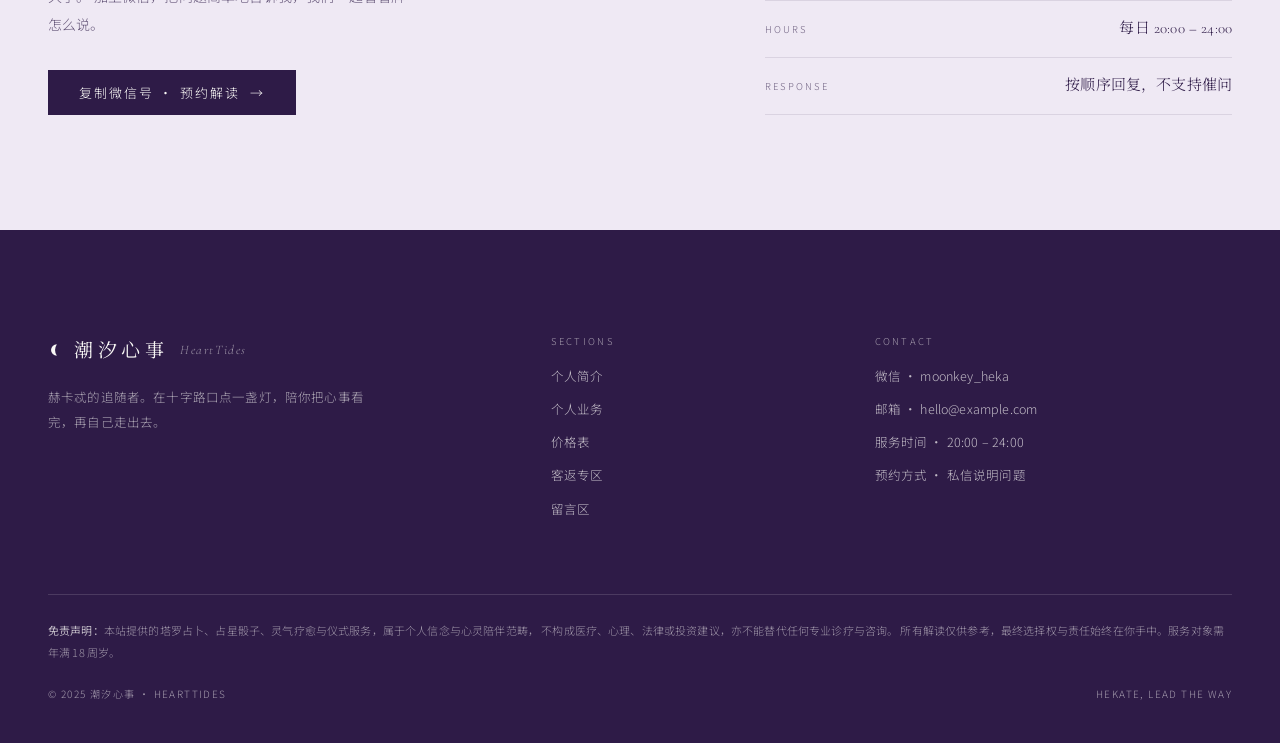
<file: default-workspace/reviews.html>
<!DOCTYPE html>
<html lang="zh-CN">
<head>
<meta charset="UTF-8">
<meta name="viewport" content="width=device-width, initial-scale=1">
<title>客返专区 ｜ 潮汐心事 HeartTides</title>
<meta name="description" content="六条来自来访者的真实反馈，均已获本人同意并做昵称脱敏。">
<meta name="theme-color" content="#F9F8F6">
<link rel="preconnect" href="https://fonts.googleapis.com">
<link rel="preconnect" href="https://fonts.gstatic.com" crossorigin>
<link href="https://fonts.googleapis.com/css2?family=Cormorant+Garamond:ital,wght@0,300;0,400;1,300;1,400&family=Noto+Serif+SC:wght@300;400&family=Noto+Sans+SC:wght@300;400&display=swap" rel="stylesheet">
<link rel="stylesheet" href="style.css">
</head>
<body>

<a class="skip" href="#main">跳到主要内容</a>
<header class="nav" id="nav">
  <div class="nav-in">
    <a class="logo" href="index.html" aria-label="潮汐心事 HeartTides · 回到首页">
      <svg class="logo-mark" viewBox="0 0 12 12" fill="currentColor" aria-hidden="true"><path d="M7.6 1A5 5 0 0 0 7.6 11A9.4 9.4 0 0 1 7.6 1Z"/></svg>
      <span class="logo-txt">
        <span class="logo-cn">潮汐心事</span>
        <span class="logo-en">HeartTides</span>
      </span>
    </a>

    <nav class="nav-links" aria-label="主导航">
      <a href="about.html">简介</a>
      <a href="services.html">业务</a>
      <a href="pricing.html">价格</a>
      <a href="reviews.html" aria-current="page">客返</a>
      <a href="guestbook.html">留言</a>
    </nav>

    <div class="nav-right">
      <a class="nav-cta u" href="#contact">预约解读</a>
    </div>

    <button class="burger" id="burger" aria-label="打开菜单" aria-expanded="false" aria-controls="drawer">
      <span></span><span></span><span></span>
    </button>
  </div>
</header>

<div class="drawer" id="drawer" aria-hidden="true">
  <nav aria-label="移动端导航">
    <a class="drawer-link" href="about.html"><i>01</i>个人简介</a>
    <a class="drawer-link" href="services.html"><i>02</i>个人业务</a>
    <a class="drawer-link" href="pricing.html"><i>03</i>价格表</a>
    <a class="drawer-link" href="reviews.html"><i>04</i>客返专区</a>
    <a class="drawer-link" href="guestbook.html"><i>05</i>留言区</a>
    <a class="drawer-link" href="#contact"><i>06</i>预约方式</a>
  </nav>
  <div class="drawer-foot">
    <span class="label">Contact</span>
    微信 · moonkey_heka<br>
    服务时间 · 每日 20:00 – 24:00<br>
    <span style="font-family:var(--serif);font-style:italic">Hekate, lead the way.</span>
  </div>
</div>

<main id="main" class="page">
  <div class="wrap">
    <nav class="crumb" aria-label="面包屑"><a href="index.html">目录</a><span class="sep">/</span><span class="here">客返专区</span></nav>
<div class="sec-head" data-reveal>
      <div class="sec-head-row">
        <div>
          <h2>客返专区</h2>
          <p class="sub">Words left at the crossroads — 均已获本人同意，昵称做过脱敏</p>
        </div>
        <div class="sec-folio">
          <span class="folio-no">05</span>
          <span class="folio-line"></span>
          <span class="folio-tag">Testimonials</span>
        </div>
      </div>
    </div>

    <div class="reviews" id="reviews-list"><!-- 由脚本渲染 --></div>
    <nav class="pager" aria-label="分区翻页">
      <a href="pricing.html"><span class="p-label">← 上一区</span><span class="p-name">价格表</span></a>
      <a href="guestbook.html"><span class="p-label">下一区 →</span><span class="p-name">留言区</span></a>
    </nav>
  </div>
</main>

<!-- ===================== 预约 ===================== -->
<section class="contact" id="contact">
  <div class="wrap">
    <div class="contact-grid">
      <div data-reveal>
        <h2>预约一次解读，<br>把问题<em>留在门口</em></h2>
        <p>
          如果你已经走到这里，也许你心里那个问题，已经等你很久了。
          加上微信，把问题简单地告诉我，我们一起看看牌怎么说。
        </p>
        <button type="button" class="btn" id="copyWechat" data-wechat="moonkey_heka">
          复制微信号 · 预约解读 <span class="arr">→</span>
        </button>
      </div>

      <dl class="contact-meta" data-reveal>
        <div><dt>WeChat</dt><dd>moonkey_heka</dd></div>
        <div><dt>Email</dt><dd>hello@example.com</dd></div>
        <div><dt>Hours</dt><dd>每日 20:00 – 24:00</dd></div>
        <div><dt>Response</dt><dd>按顺序回复，不支持催问</dd></div>
      </dl>
    </div>
  </div>
</section>

<!-- ===================== 页脚 ===================== -->
<footer class="footer">
  <div class="footer-in">
    <div class="footer-top">
      <div>
        <div class="f-brand">
          <svg viewBox="0 0 12 12" fill="currentColor" aria-hidden="true">
            <path d="M7.6 1A5 5 0 0 0 7.6 11A9.4 9.4 0 0 1 7.6 1Z"/>
          </svg>
          <b>潮汐心事</b>
          <span class="f-brand-en">HeartTides</span>
        </div>
        <p class="f-desc">
          赫卡忒的追随者。在十字路口点一盏灯，陪你把心事看完，再自己走出去。
        </p>
      </div>

      <div>
        <p class="f-label">Sections</p>
        <ul class="f-links">
          <li><a class="u" href="about.html">个人简介</a></li>
          <li><a class="u" href="services.html">个人业务</a></li>
          <li><a class="u" href="pricing.html">价格表</a></li>
          <li><a class="u" href="reviews.html">客返专区</a></li>
          <li><a class="u" href="guestbook.html">留言区</a></li>
        </ul>
      </div>

      <div>
        <p class="f-label">Contact</p>
        <ul class="f-links">
          <li>微信 · moonkey_heka</li>
          <li>邮箱 · hello@example.com</li>
          <li>服务时间 · 20:00 – 24:00</li>
          <li>预约方式 · 私信说明问题</li>
        </ul>
      </div>
    </div>

    <p class="disclaimer">
      <b>免责声明：</b>本站提供的塔罗占卜、占星骰子、灵气疗愈与仪式服务，属于个人信念与心灵陪伴范畴，
      不构成医疗、心理、法律或投资建议，亦不能替代任何专业诊疗与咨询。
      所有解读仅供参考，最终选择权与责任始终在你手中。服务对象需年满 18 周岁。
    </p>

    <div class="copyright">
      <span>© 2025 潮汐心事 · HeartTides</span>
      <span>Hekate, lead the way</span>
    </div>
  </div>
</footer>

<div class="lightbox" id="lightbox" role="dialog" aria-modal="true" aria-labelledby="lbName" aria-hidden="true">
  <div class="lb-card">
    <button class="lb-close" id="lbClose" aria-label="关闭">
      <svg viewBox="0 0 24 24" fill="none" stroke="currentColor" stroke-width="1.4"><path d="M5 5l14 14M19 5L5 19"/></svg>
    </button>
    <p class="lb-quote" id="lbText"></p>
    <div class="lb-meta">
      <span class="who" id="lbName"></span>
      <span id="lbSvc"></span>
      <span id="lbDate"></span>
    </div>
  </div>
</div>
<div class="toast" id="toast" role="status" aria-live="polite"></div>
<script src="app.js"></script>
</body>
</html>
</file>
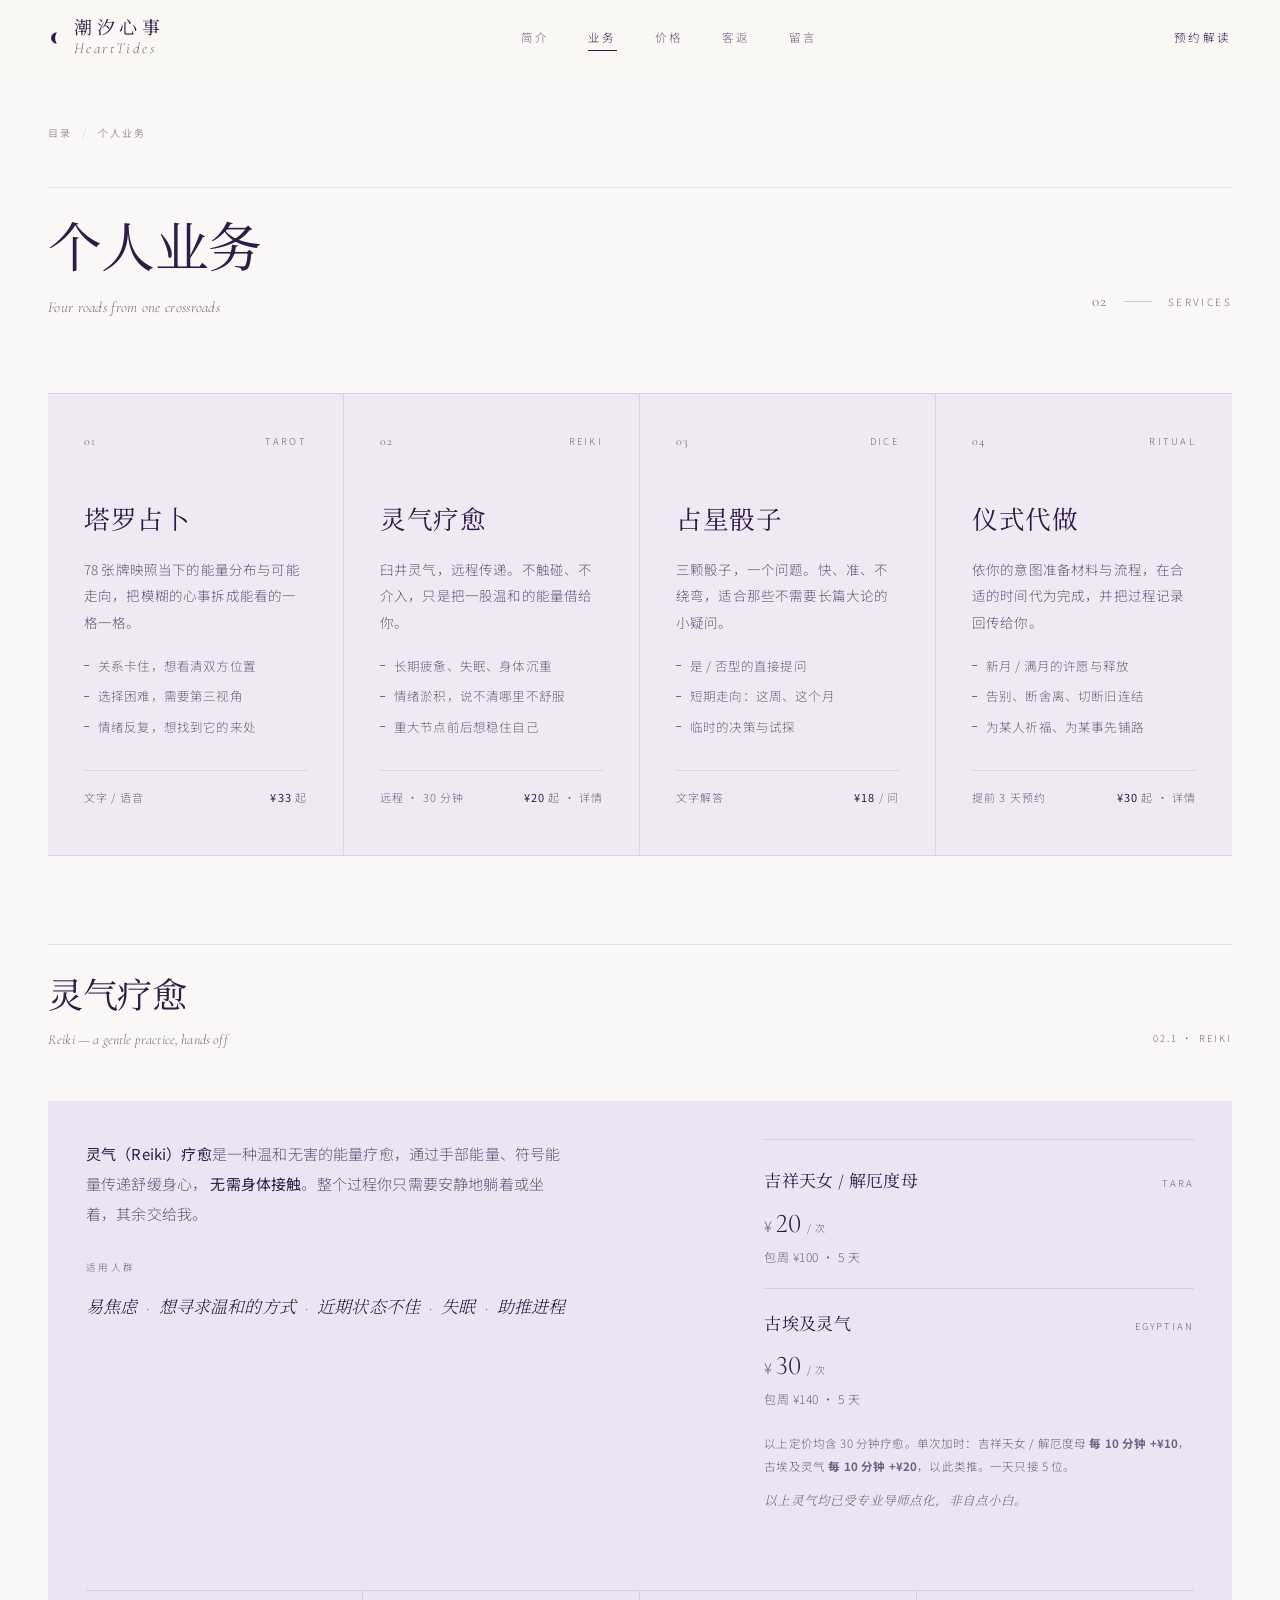
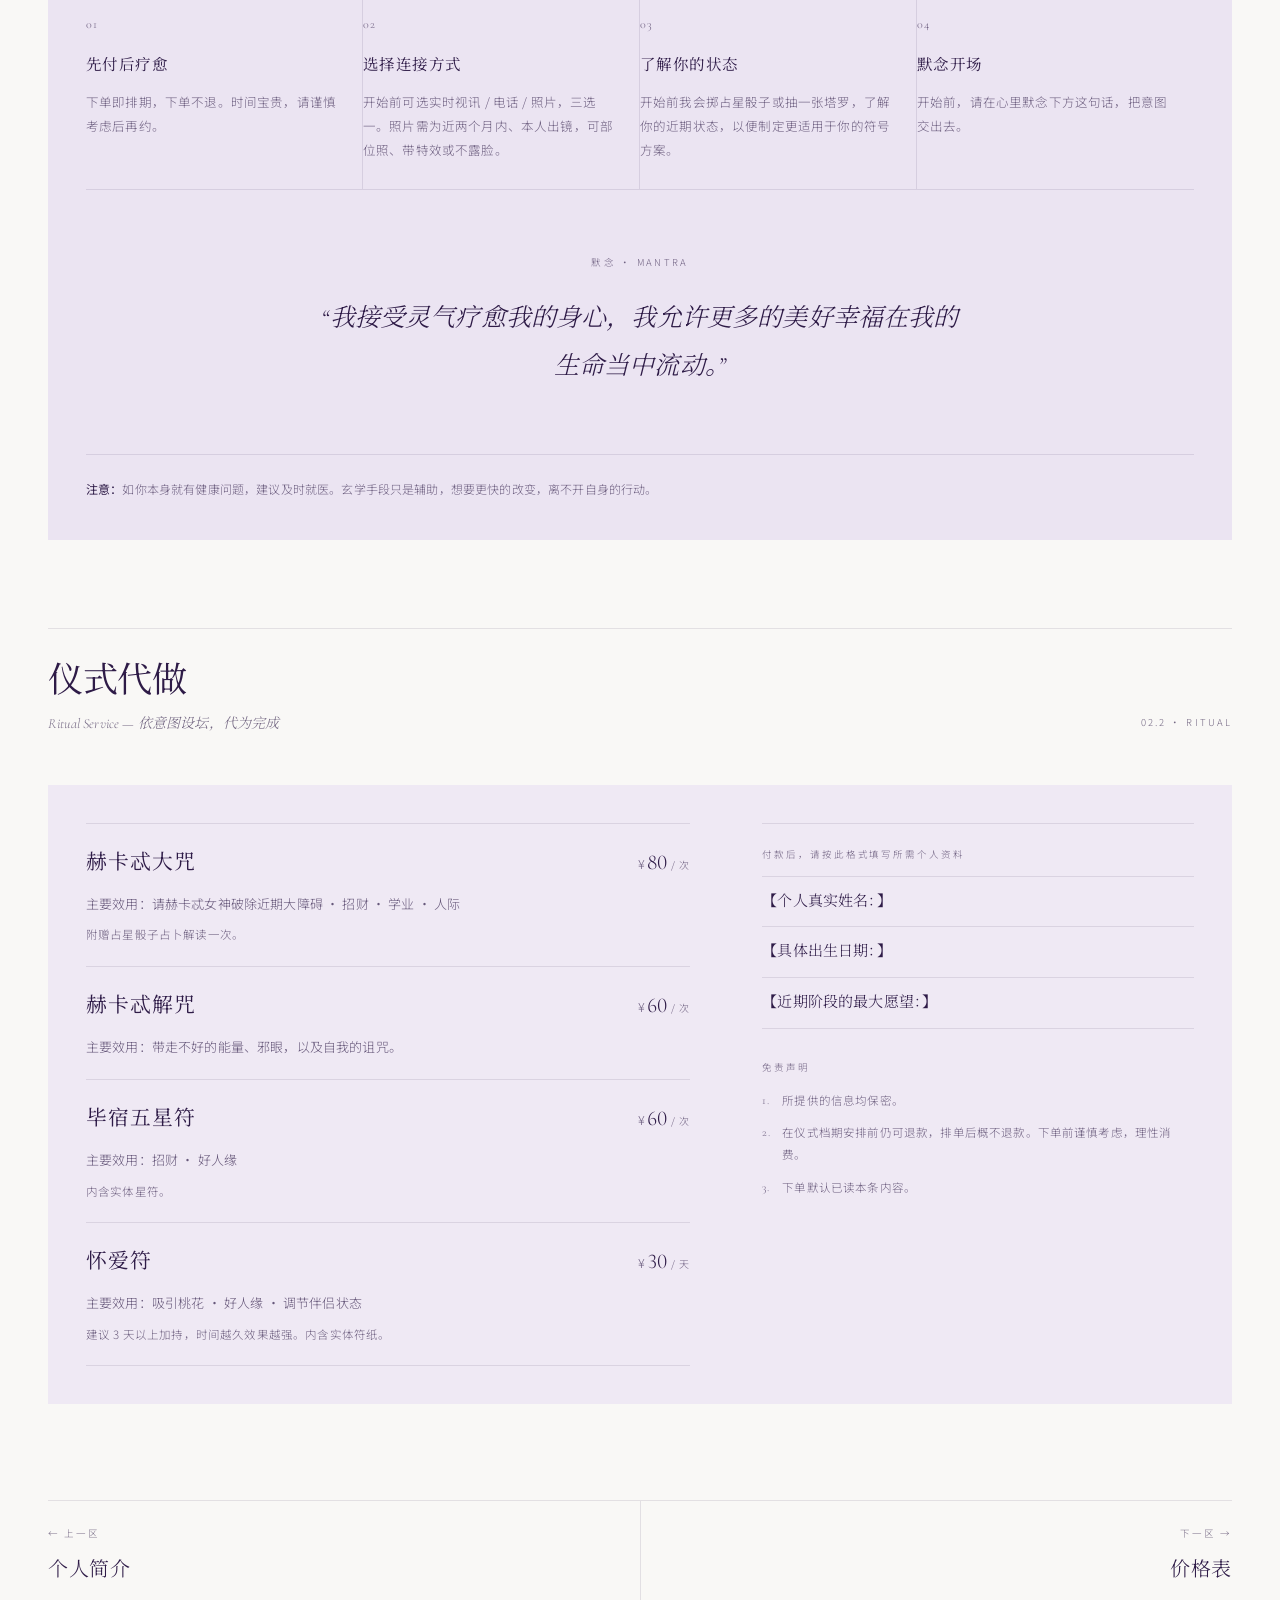
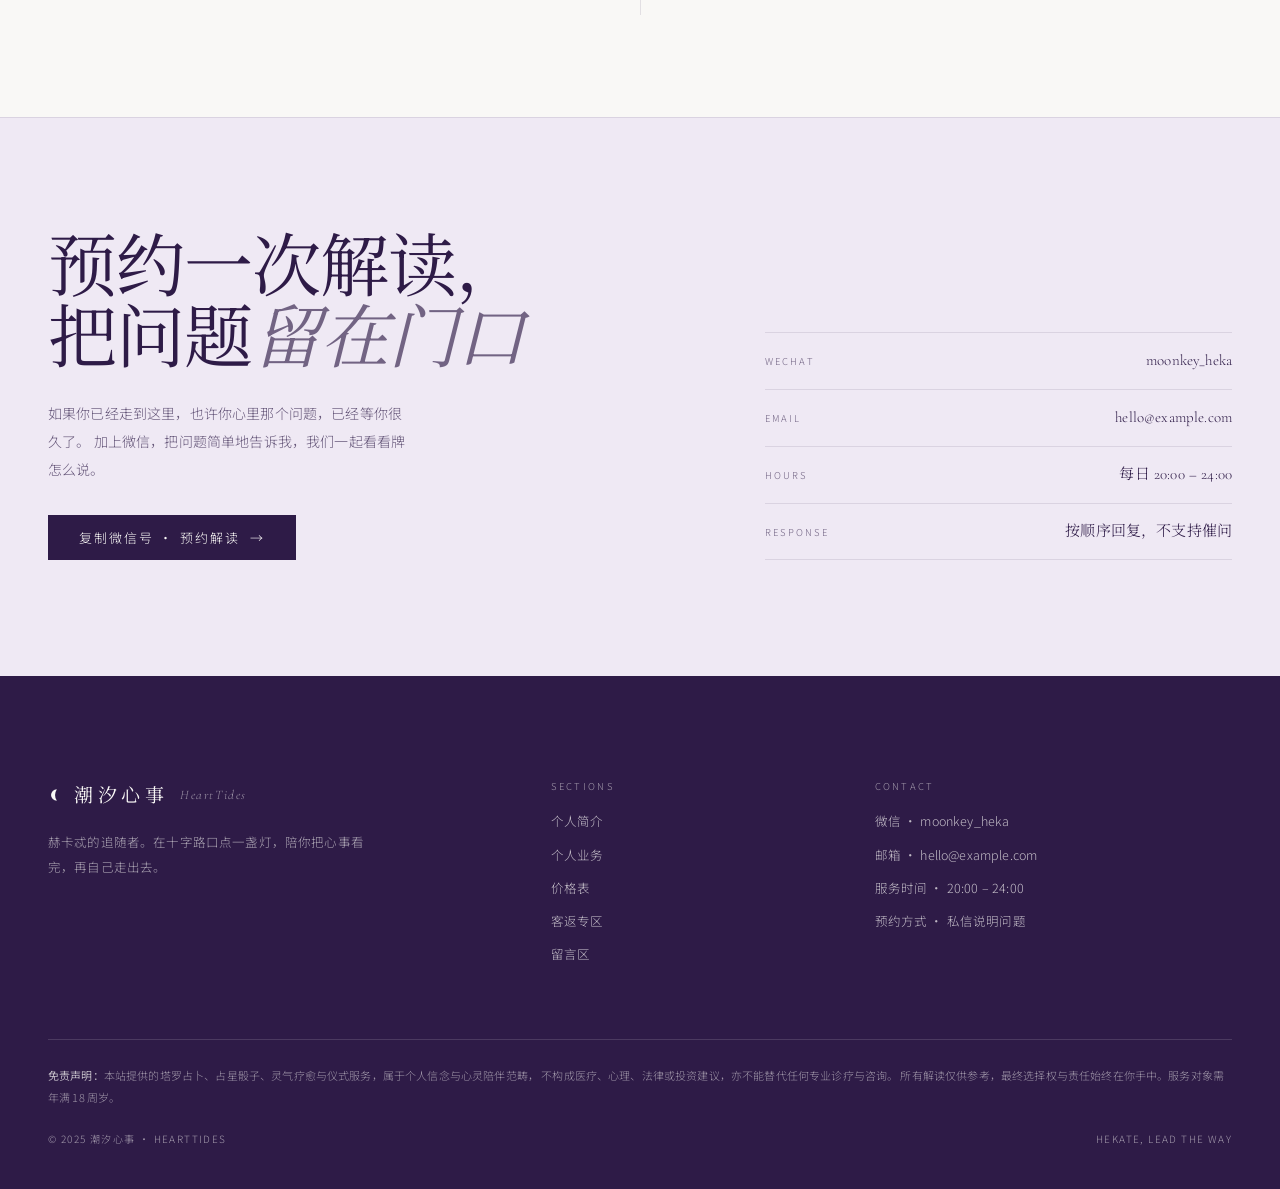
<file: default-workspace/services.html>
<!DOCTYPE html>
<html lang="zh-CN">
<head>
<meta charset="UTF-8">
<meta name="viewport" content="width=device-width, initial-scale=1">
<title>个人业务 ｜ 潮汐心事 HeartTides</title>
<meta name="description" content="塔罗占卜、灵气疗愈、占星骰子、仪式代做——四条岔路，通往同一件事：让你在雾里多一点把握。">
<meta name="theme-color" content="#F9F8F6">
<link rel="preconnect" href="https://fonts.googleapis.com">
<link rel="preconnect" href="https://fonts.gstatic.com" crossorigin>
<link href="https://fonts.googleapis.com/css2?family=Cormorant+Garamond:ital,wght@0,300;0,400;1,300;1,400&family=Noto+Serif+SC:wght@300;400&family=Noto+Sans+SC:wght@300;400&display=swap" rel="stylesheet">
<link rel="stylesheet" href="style.css">
</head>
<body>

<a class="skip" href="#main">跳到主要内容</a>
<header class="nav" id="nav">
  <div class="nav-in">
    <a class="logo" href="index.html" aria-label="潮汐心事 HeartTides · 回到首页">
      <svg class="logo-mark" viewBox="0 0 12 12" fill="currentColor" aria-hidden="true"><path d="M7.6 1A5 5 0 0 0 7.6 11A9.4 9.4 0 0 1 7.6 1Z"/></svg>
      <span class="logo-txt">
        <span class="logo-cn">潮汐心事</span>
        <span class="logo-en">HeartTides</span>
      </span>
    </a>

    <nav class="nav-links" aria-label="主导航">
      <a href="about.html">简介</a>
      <a href="services.html" aria-current="page">业务</a>
      <a href="pricing.html">价格</a>
      <a href="reviews.html">客返</a>
      <a href="guestbook.html">留言</a>
    </nav>

    <div class="nav-right">
      <a class="nav-cta u" href="#contact">预约解读</a>
    </div>

    <button class="burger" id="burger" aria-label="打开菜单" aria-expanded="false" aria-controls="drawer">
      <span></span><span></span><span></span>
    </button>
  </div>
</header>

<div class="drawer" id="drawer" aria-hidden="true">
  <nav aria-label="移动端导航">
    <a class="drawer-link" href="about.html"><i>01</i>个人简介</a>
    <a class="drawer-link" href="services.html"><i>02</i>个人业务</a>
    <a class="drawer-link" href="pricing.html"><i>03</i>价格表</a>
    <a class="drawer-link" href="reviews.html"><i>04</i>客返专区</a>
    <a class="drawer-link" href="guestbook.html"><i>05</i>留言区</a>
    <a class="drawer-link" href="#contact"><i>06</i>预约方式</a>
  </nav>
  <div class="drawer-foot">
    <span class="label">Contact</span>
    微信 · moonkey_heka<br>
    服务时间 · 每日 20:00 – 24:00<br>
    <span style="font-family:var(--serif);font-style:italic">Hekate, lead the way.</span>
  </div>
</div>

<main id="main" class="page">
  <div class="wrap">
    <nav class="crumb" aria-label="面包屑"><a href="index.html">目录</a><span class="sep">/</span><span class="here">个人业务</span></nav>
<div class="sec-head" data-reveal>
      <div class="sec-head-row">
        <div>
          <h2>个人业务</h2>
          <p class="sub">Four roads from one crossroads</p>
        </div>
        <div class="sec-folio">
          <span class="folio-no">02</span>
          <span class="folio-line"></span>
          <span class="folio-tag">Services</span>
        </div>
      </div>
    </div>

    <div class="svc-grid">
      <article class="svc" id="svc-tarot" data-reveal>
        <div class="svc-top"><span class="svc-no">01</span><span class="svc-en">Tarot</span></div>
        <h3>塔罗占卜</h3>
        <p class="svc-desc">78 张牌映照当下的能量分布与可能走向，把模糊的心事拆成能看的一格一格。</p>
        <ul class="svc-list">
          <li>关系卡住，想看清双方位置</li>
          <li>选择困难，需要第三视角</li>
          <li>情绪反复，想找到它的来处</li>
        </ul>
        <p class="svc-meta"><span>文字 / 语音</span><span><b>¥33</b> 起</span></p>
      </article>

      <article class="svc" data-reveal>
        <div class="svc-top"><span class="svc-no">02</span><span class="svc-en">Reiki</span></div>
        <h3>灵气疗愈</h3>
        <p class="svc-desc">臼井灵气，远程传递。不触碰、不介入，只是把一股温和的能量借给你。</p>
        <ul class="svc-list">
          <li>长期疲惫、失眠、身体沉重</li>
          <li>情绪淤积，说不清哪里不舒服</li>
          <li>重大节点前后想稳住自己</li>
        </ul>
        <p class="svc-meta"><span>远程 · 30 分钟</span><span><b>¥20</b> 起 · <a class="u" href="#reiki">详情</a></span></p>
      </article>

      <article class="svc" id="svc-dice" data-reveal>
        <div class="svc-top"><span class="svc-no">03</span><span class="svc-en">Dice</span></div>
        <h3>占星骰子</h3>
        <p class="svc-desc">三颗骰子，一个问题。快、准、不绕弯，适合那些不需要长篇大论的小疑问。</p>
        <ul class="svc-list">
          <li>是 / 否型的直接提问</li>
          <li>短期走向：这周、这个月</li>
          <li>临时的决策与试探</li>
        </ul>
        <p class="svc-meta"><span>文字解答</span><span><b>¥18</b> / 问</span></p>
      </article>

      <article class="svc" id="svc-ritual" data-reveal>
        <div class="svc-top"><span class="svc-no">04</span><span class="svc-en">Ritual</span></div>
        <h3>仪式代做</h3>
        <p class="svc-desc">依你的意图准备材料与流程，在合适的时间代为完成，并把过程记录回传给你。</p>
        <ul class="svc-list">
          <li>新月 / 满月的许愿与释放</li>
          <li>告别、断舍离、切断旧连结</li>
          <li>为某人祈福、为某事先铺路</li>
        </ul>
        <p class="svc-meta"><span>提前 3 天预约</span><span><b>¥30</b> 起 · <a class="u" href="#ritual">详情</a></span></p>
      </article>
    </div>
    <div class="sub-head" id="reiki" data-reveal>
      <div>
        <h3>灵气疗愈</h3>
        <p class="sub">Reiki — a gentle practice, hands off</p>
      </div>
      <span class="tag">02.1 · Reiki</span>
    </div>
<div class="reiki-block">
    <div class="reiki-grid">
      <div data-reveal>
        <p class="reiki-lead">
          <strong>灵气（Reiki）疗愈</strong>是一种温和无害的能量疗愈，通过手部能量、符号能量传递舒缓身心，
          <strong>无需身体接触</strong>。整个过程你只需要安静地躺着或坐着，其余交给我。
        </p>

        <span class="sub-label">适用人群</span>
        <p class="fit">
          <span>易焦虑</span><span>想寻求温和的方式</span><span>近期状态不佳</span><span>失眠</span><span>助推进程</span>
        </p>
      </div>

      <div data-reveal>
        <div class="plans-wrap">
          <div class="plan">
            <div class="plan-head">
              <h3>吉祥天女 / 解厄度母</h3>
              <span class="plan-en">Tara</span>
            </div>
            <div class="plan-price"><span class="cur">¥</span>20<span class="unit">/ 次</span></div>
            <span class="plan-week">包周 ¥100 · 5 天</span>
          </div>

          <div class="plan">
            <div class="plan-head">
              <h3>古埃及灵气</h3>
              <span class="plan-en">Egyptian</span>
            </div>
            <div class="plan-price"><span class="cur">¥</span>30<span class="unit">/ 次</span></div>
            <span class="plan-week">包周 ¥140 · 5 天</span>
          </div>
        </div>

        <p class="plans-note">
          以上定价均含 30 分钟疗愈。单次加时：吉祥天女 / 解厄度母 <b>每 10 分钟 +¥10</b>，
          古埃及灵气 <b>每 10 分钟 +¥20</b>，以此类推。一天只接 5 位。
        </p>
        <p class="plans-sub">以上灵气均已受专业导师点化，非自点小白。</p>
      </div>
    </div>

    <ol class="steps" data-reveal>
      <li>
        <span class="step-no">01</span>
        <h3>先付后疗愈</h3>
        <p>下单即排期，下单不退。时间宝贵，请谨慎考虑后再约。</p>
      </li>
      <li>
        <span class="step-no">02</span>
        <h3>选择连接方式</h3>
        <p>开始前可选实时视讯 / 电话 / 照片，三选一。照片需为近两个月内、本人出镜，可部位照、带特效或不露脸。</p>
      </li>
      <li>
        <span class="step-no">03</span>
        <h3>了解你的状态</h3>
        <p>开始前我会掷占星骰子或抽一张塔罗，了解你的近期状态，以便制定更适用于你的符号方案。</p>
      </li>
      <li>
        <span class="step-no">04</span>
        <h3>默念开场</h3>
        <p>开始前，请在心里默念下方这句话，把意图交出去。</p>
      </li>
    </ol>

    <div class="mantra" data-reveal>
      <span class="sub-label">默念 · Mantra</span>
      <p>“我接受灵气疗愈我的身心，我允许更多的美好幸福在我的生命当中流动。”</p>
    </div>

    <p class="reiki-note" data-reveal>
      <b>注意：</b>如你本身就有健康问题，建议及时就医。玄学手段只是辅助，想要更快的改变，离不开自身的行动。
    </p>
    </div>

    <div class="sub-head" id="ritual" data-reveal>
      <div>
        <h3>仪式代做</h3>
        <p class="sub">Ritual Service — 依意图设坛，代为完成</p>
      </div>
      <span class="tag">02.2 · Ritual</span>
    </div>

    <div class="ritual-block">
    <div class="ritual-grid" data-reveal>

      <div>
        <div class="ritual-item">
          <div class="ri-head">
            <h4>赫卡忒大咒</h4>
            <span class="ri-price"><span class="cur">¥</span>80<i>/ 次</i></span>
          </div>
          <p class="ri-effect">主要效用：请赫卡忒女神破除近期大障碍 · 招财 · 学业 · 人际</p>
          <p class="ri-note">附赠占星骰子占卜解读一次。</p>
        </div>

        <div class="ritual-item">
          <div class="ri-head">
            <h4>赫卡忒解咒</h4>
            <span class="ri-price"><span class="cur">¥</span>60<i>/ 次</i></span>
          </div>
          <p class="ri-effect">主要效用：带走不好的能量、邪眼，以及自我的诅咒。</p>
        </div>

        <div class="ritual-item">
          <div class="ri-head">
            <h4>毕宿五星符</h4>
            <span class="ri-price"><span class="cur">¥</span>60<i>/ 次</i></span>
          </div>
          <p class="ri-effect">主要效用：招财 · 好人缘</p>
          <p class="ri-note">内含实体星符。</p>
        </div>

        <div class="ritual-item">
          <div class="ri-head">
            <h4>怀爱符</h4>
            <span class="ri-price"><span class="cur">¥</span>30<i>/ 天</i></span>
          </div>
          <p class="ri-effect">主要效用：吸引桃花 · 好人缘 · 调节伴侣状态</p>
          <p class="ri-note">建议 3 天以上加持，时间越久效果越强。内含实体符纸。</p>
        </div>
      </div>

      <aside class="ritual-side">
        <div class="ritual-form">
          <p class="rf-label">付款后，请按此格式填写所需个人资料</p>
          <ul>
            <li>【个人真实姓名：】</li>
            <li>【具体出生日期：】</li>
            <li>【近期阶段的最大愿望：】</li>
          </ul>
        </div>

        <div class="ritual-terms">
          <p class="rf-label">免责声明</p>
          <ol>
            <li>所提供的信息均保密。</li>
            <li>在仪式档期安排前仍可退款，排单后概不退款。下单前谨慎考虑，理性消费。</li>
            <li>下单默认已读本条内容。</li>
          </ol>
        </div>
      </aside>

    </div>

    </div>

    <nav class="pager" aria-label="分区翻页">
      <a href="about.html"><span class="p-label">← 上一区</span><span class="p-name">个人简介</span></a>
      <a href="pricing.html"><span class="p-label">下一区 →</span><span class="p-name">价格表</span></a>
    </nav>
  </div>
</main>

<!-- ===================== 预约 ===================== -->
<section class="contact" id="contact">
  <div class="wrap">
    <div class="contact-grid">
      <div data-reveal>
        <h2>预约一次解读，<br>把问题<em>留在门口</em></h2>
        <p>
          如果你已经走到这里，也许你心里那个问题，已经等你很久了。
          加上微信，把问题简单地告诉我，我们一起看看牌怎么说。
        </p>
        <button type="button" class="btn" id="copyWechat" data-wechat="moonkey_heka">
          复制微信号 · 预约解读 <span class="arr">→</span>
        </button>
      </div>

      <dl class="contact-meta" data-reveal>
        <div><dt>WeChat</dt><dd>moonkey_heka</dd></div>
        <div><dt>Email</dt><dd>hello@example.com</dd></div>
        <div><dt>Hours</dt><dd>每日 20:00 – 24:00</dd></div>
        <div><dt>Response</dt><dd>按顺序回复，不支持催问</dd></div>
      </dl>
    </div>
  </div>
</section>

<!-- ===================== 页脚 ===================== -->
<footer class="footer">
  <div class="footer-in">
    <div class="footer-top">
      <div>
        <div class="f-brand">
          <svg viewBox="0 0 12 12" fill="currentColor" aria-hidden="true">
            <path d="M7.6 1A5 5 0 0 0 7.6 11A9.4 9.4 0 0 1 7.6 1Z"/>
          </svg>
          <b>潮汐心事</b>
          <span class="f-brand-en">HeartTides</span>
        </div>
        <p class="f-desc">
          赫卡忒的追随者。在十字路口点一盏灯，陪你把心事看完，再自己走出去。
        </p>
      </div>

      <div>
        <p class="f-label">Sections</p>
        <ul class="f-links">
          <li><a class="u" href="about.html">个人简介</a></li>
          <li><a class="u" href="services.html">个人业务</a></li>
          <li><a class="u" href="pricing.html">价格表</a></li>
          <li><a class="u" href="reviews.html">客返专区</a></li>
          <li><a class="u" href="guestbook.html">留言区</a></li>
        </ul>
      </div>

      <div>
        <p class="f-label">Contact</p>
        <ul class="f-links">
          <li>微信 · moonkey_heka</li>
          <li>邮箱 · hello@example.com</li>
          <li>服务时间 · 20:00 – 24:00</li>
          <li>预约方式 · 私信说明问题</li>
        </ul>
      </div>
    </div>

    <p class="disclaimer">
      <b>免责声明：</b>本站提供的塔罗占卜、占星骰子、灵气疗愈与仪式服务，属于个人信念与心灵陪伴范畴，
      不构成医疗、心理、法律或投资建议，亦不能替代任何专业诊疗与咨询。
      所有解读仅供参考，最终选择权与责任始终在你手中。服务对象需年满 18 周岁。
    </p>

    <div class="copyright">
      <span>© 2025 潮汐心事 · HeartTides</span>
      <span>Hekate, lead the way</span>
    </div>
  </div>
</footer>
<div class="toast" id="toast" role="status" aria-live="polite"></div>
<script src="app.js"></script>
</body>
</html>
</file>
<file: default-workspace/twitter-proto/styles.css>
/* ==========================================================================
   韩系清新 · 仿推特个人主页 高保真原型
   设计 token 全部集中在 :root，换颜色只需改这里
   ========================================================================== */

:root {
  /* —— 底色（奶油白 / 米杏） —— */
  --bg: #FBF9F6;
  --bg-2: #F4EFE7;
  --surface: #FFFDFA;
  --surface-2: #F7F2EA;
  --surface-3: #F1EAE0;

  /* —— 线条 —— */
  --line: #EDE4D8;
  --line-soft: #F3EDE3;

  /* —— 文字 —— */
  --text: #322E29;
  --text-2: #7C746A;
  --text-3: #A89E92;

  /* —— 韩系马卡龙主色 —— */
  --blue: #A8C7D9;
  --blue-d: #7DA6BC;
  --mint: #BCE1D3;
  --mint-d: #8FC4AF;
  --pink: #F5C9C9;
  --rose: #E07F8A;
  --green: #93C6AF;
  --lav: #D3CBEA;

  /* —— 阴影（柔和、多层、无硬边） —— */
  --shadow-xs: 0 1px 2px rgba(94, 78, 60, .05);
  --shadow-s: 0 4px 16px rgba(94, 78, 60, .07);
  --shadow-m: 0 14px 40px rgba(94, 78, 60, .13);

  /* —— 圆角 —— */
  --r-s: 12px;
  --r-m: 16px;
  --r-l: 22px;
  --r-xl: 26px;

  --topbar: 56px;
  --ease: cubic-bezier(.22, .8, .28, 1);
}

/* 夜樱模式：同一套 token 换值即可 */
[data-theme="dim"] {
  --bg: #1B1A19;
  --bg-2: #222020;
  --surface: #212020;
  --surface-2: #2A2725;
  --surface-3: #33302C;
  --line: #35312D;
  --line-soft: #2C2926;
  --text: #F2EBE2;
  --text-2: #B5ACA1;
  --text-3: #8A8177;
  --blue: #8FB6CB;
  --blue-d: #A8C7D9;
  --mint: #9FCFBD;
  --mint-d: #A9D6C4;
  --pink: #E0B4B4;
  --rose: #EE9AA2;
  --green: #8FC0A9;
  --lav: #BDB4DA;
  --shadow-xs: 0 1px 2px rgba(0, 0, 0, .3);
  --shadow-s: 0 4px 16px rgba(0, 0, 0, .3);
  --shadow-m: 0 14px 40px rgba(0, 0, 0, .45);
}

/* ==========================================================================
   Reset / Base
   ========================================================================== */
* { box-sizing: border-box; }
html, body { margin: 0; padding: 0; }
html { -webkit-text-size-adjust: 100%; color-scheme: light; }
[data-theme="dim"] { color-scheme: dark; }

body {
  background: var(--bg);
  color: var(--text);
  font-family: "Pretendard", "Noto Sans KR", "Noto Sans SC", -apple-system,
    BlinkMacSystemFont, "Segoe UI", "PingFang SC", "Hiragino Sans GB",
    "Microsoft YaHei", sans-serif;
  font-size: 15px;
  line-height: 1.5;
  -webkit-font-smoothing: antialiased;
  -moz-osx-font-smoothing: grayscale;
  transition: background-color .3s var(--ease), color .3s var(--ease);
}

a { color: inherit; text-decoration: none; }
button { font: inherit; color: inherit; background: none; border: 0; padding: 0; cursor: pointer; }
input, textarea { font: inherit; color: inherit; }
p { margin: 0; }
h1, h2, h3 { margin: 0; font-weight: 700; }
img, svg { display: block; }
[hidden] { display: none !important; }
::selection { background: rgba(168, 199, 217, .45); }

:focus-visible {
  outline: 2px solid var(--blue-d);
  outline-offset: 2px;
  border-radius: 6px;
}

/* 细滚动条 */
* { scrollbar-width: thin; scrollbar-color: var(--line) transparent; }
::-webkit-scrollbar { width: 8px; height: 8px; }
::-webkit-scrollbar-thumb { background: var(--line); border-radius: 99px; }
::-webkit-scrollbar-track { background: transparent; }

/* 图标基础 */
.ic {
  width: 20px;
  height: 20px;
  flex: none;
  fill: none;
  stroke: currentColor;
  stroke-width: 1.6;
  stroke-linecap: round;
  stroke-linejoin: round;
}

/* 隐藏的 symbol 精灵图 */
.sprite { position: absolute; width: 0; height: 0; overflow: hidden; }

/* 头像容器（圆角裁切交给 wrapper，避免 svg 不裁切） */
.av {
  display: block;
  width: 48px;
  height: 48px;
  border-radius: 50%;
  overflow: hidden;
  flex: none;
  background: var(--surface-3);
}
.av svg { width: 100%; height: 100%; display: block; }
.av-32 { width: 32px; height: 32px; }
.av-40 { width: 40px; height: 40px; }
.av-56 { width: 56px; height: 56px; }
.av-72 { width: 72px; height: 72px; }

/* ==========================================================================
   整体三栏布局
   ========================================================================== */
.app {
  display: grid;
  grid-template-columns: 264px minmax(0, 600px) 340px;
  gap: 0 24px;
  max-width: 1288px;
  margin: 0 auto;
  padding: 0 20px;
  align-items: start;
}

/* ---------------- 左侧导航 ---------------- */
.side {
  position: sticky;
  top: 0;
  height: 100vh;
  display: flex;
  flex-direction: column;
  justify-content: space-between;
  padding: 10px 0 18px;
  overflow-y: auto;
  scrollbar-width: none;
}
.side::-webkit-scrollbar { display: none; }

.brand {
  display: flex;
  align-items: center;
  gap: 10px;
  padding: 10px 14px 16px;
  font-size: 17px;
  font-weight: 700;
  letter-spacing: -.2px;
}
.brand-mark {
  width: 38px;
  height: 38px;
  border-radius: 13px;
  background: linear-gradient(140deg, var(--mint), var(--blue));
  display: grid;
  place-items: center;
  color: #2E4642;
  box-shadow: 0 6px 16px rgba(139, 178, 193, .4);
  flex: none;
}
.brand-mark svg { width: 20px; height: 20px; }
.brand small {
  display: block;
  font-size: 11px;
  font-weight: 500;
  color: var(--text-3);
  letter-spacing: .4px;
  text-transform: uppercase;
}

.side-nav { display: flex; flex-direction: column; gap: 2px; }

.nav-item {
  position: relative;
  display: flex;
  align-items: center;
  gap: 15px;
  padding: 11px 14px;
  border-radius: 999px;
  font-size: 16.5px;
  font-weight: 500;
  color: var(--text);
  transition: background-color .2s var(--ease), color .2s var(--ease);
}
.nav-item .ic { width: 23px; height: 23px; stroke-width: 1.65; }
.nav-item:hover { background: var(--surface-2); }
.nav-item.is-active {
  font-weight: 700;
  background: linear-gradient(110deg, rgba(188, 225, 211, .65), rgba(168, 199, 217, .5));
}
.nav-item.is-active .ic { color: #47685F; }
[data-theme="dim"] .nav-item.is-active { background: linear-gradient(110deg, rgba(159, 207, 189, .22), rgba(143, 182, 203, .2)); }
[data-theme="dim"] .nav-item.is-active .ic { color: var(--mint); }

.nav-badge {
  margin-left: auto;
  min-width: 20px;
  height: 20px;
  padding: 0 6px;
  border-radius: 99px;
  background: var(--rose);
  color: #fff;
  font-size: 11.5px;
  font-weight: 700;
  line-height: 20px;
  text-align: center;
  box-shadow: 0 2px 6px rgba(224, 127, 138, .4);
}

.btn-post {
  display: flex;
  align-items: center;
  justify-content: center;
  gap: 8px;
  margin: 16px 6px 0;
  height: 50px;
  border-radius: 999px;
  background: linear-gradient(135deg, #AFD4C5, #9BC0D7);
  color: #25403B;
  font-weight: 700;
  font-size: 15.5px;
  letter-spacing: .3px;
  box-shadow: 0 8px 22px rgba(139, 178, 193, .38);
  transition: transform .22s var(--ease), box-shadow .22s var(--ease);
}
.btn-post:hover { transform: translateY(-1.5px); box-shadow: 0 12px 28px rgba(139, 178, 193, .5); }
.btn-post:active { transform: scale(.985); }
.btn-post .ic { width: 19px; height: 19px; stroke-width: 2; }

.side-foot { display: flex; flex-direction: column; gap: 6px; padding-top: 12px; }

.account {
  display: flex;
  align-items: center;
  gap: 10px;
  margin: 0 4px;
  padding: 8px 10px;
  border-radius: 999px;
  transition: background-color .2s;
}
.account:hover { background: var(--surface-2); }
.account-meta { min-width: 0; line-height: 1.3; flex: 1; }
.account-meta b { display: block; font-size: 14.5px; font-weight: 700; }
.account-meta span { display: block; font-size: 13px; color: var(--text-2); }
.account .ic { width: 18px; height: 18px; color: var(--text-3); }

.theme-toggle {
  display: flex;
  align-items: center;
  gap: 9px;
  margin: 0 4px;
  padding: 9px 14px;
  border-radius: 999px;
  font-size: 13.5px;
  color: var(--text-2);
  transition: background-color .2s, color .2s;
}
.theme-toggle:hover { background: var(--surface-2); color: var(--text); }
.theme-toggle .ic { width: 18px; height: 18px; }

/* ---------------- 中间主栏 ---------------- */
.col-main {
  background: var(--surface);
  border-left: 1px solid var(--line);
  border-right: 1px solid var(--line);
  min-height: 100vh;
  padding-bottom: 60px;
  transition: background-color .3s var(--ease), border-color .3s var(--ease);
}

/* 顶栏 */
.topbar {
  position: sticky;
  top: 0;
  z-index: 30;
  display: flex;
  align-items: center;
  gap: 14px;
  height: var(--topbar);
  padding: 0 12px;
  background: var(--surface);
  background: color-mix(in srgb, var(--surface) 82%, transparent);
  -webkit-backdrop-filter: blur(16px);
  backdrop-filter: blur(16px);
  border-bottom: 1px solid transparent;
  transition: border-color .25s var(--ease), background-color .3s var(--ease);
}
.topbar.is-scrolled { border-bottom-color: var(--line); }
.topbar-title { font-size: 16.5px; font-weight: 700; line-height: 1.15; letter-spacing: -.2px; }
.topbar-sub { font-size: 12.5px; color: var(--text-2); margin-top: 1px; }

.icon-btn {
  width: 38px;
  height: 38px;
  border-radius: 999px;
  display: grid;
  place-items: center;
  transition: background-color .2s var(--ease), transform .2s;
  flex: none;
}
.icon-btn:hover { background: var(--surface-2); }
.icon-btn:active { transform: scale(.94); }
.icon-btn .ic { width: 20px; height: 20px; }

/* 资料头 */
.banner {
  position: relative;
  aspect-ratio: 3 / 1;
  overflow: hidden;
  background: var(--surface-2);
}
.banner-fill {
  position: absolute;
  inset: 0;
  background:
    radial-gradient(85% 120% at 8% 0%, #D6EFE3 0%, rgba(214, 239, 227, 0) 58%),
    radial-gradient(75% 110% at 90% 6%, #E4DBF5 0%, rgba(228, 219, 245, 0) 60%),
    radial-gradient(110% 130% at 58% 135%, #FBDBDB 0%, rgba(251, 219, 219, 0) 62%),
    linear-gradient(115deg, #FBF2E4 0%, #EFF6F0 52%, #F7EFF6 100%);
}
.banner-fill::after {
  content: "";
  position: absolute;
  inset: 0;
  background-image: radial-gradient(rgba(120, 100, 80, .08) 1px, transparent 1px);
  background-size: 4px 4px;
  opacity: .7;
  mix-blend-mode: multiply;
}
.banner-art {
  position: absolute;
  inset: 0;
  width: 100%;
  height: 100%;
  opacity: .9;
}
[data-theme="dim"] .banner-fill { filter: brightness(.42) saturate(.8); }

.profile-main { padding: 0 16px; }

.profile-actions {
  display: flex;
  align-items: flex-start;
  justify-content: space-between;
  gap: 12px;
}
.avatar-wrap { margin-top: -68px; position: relative; z-index: 2; }
.avatar-wrap .av {
  width: 134px;
  height: 134px;
  border: 4px solid var(--surface);
  box-shadow: 0 10px 28px rgba(94, 78, 60, .18);
  background: var(--surface);
}
.profile-btns { display: flex; align-items: center; gap: 8px; padding-top: 10px; }

.btn {
  display: inline-flex;
  align-items: center;
  justify-content: center;
  gap: 7px;
  height: 37px;
  padding: 0 17px;
  border-radius: 999px;
  font-size: 14.5px;
  font-weight: 600;
  white-space: nowrap;
  transition: background-color .2s var(--ease), color .2s var(--ease),
    border-color .2s var(--ease), transform .2s var(--ease), box-shadow .2s;
}
.btn:active { transform: scale(.97); }
.btn-ghost {
  border: 1px solid var(--line);
  background: var(--surface);
  color: var(--text);
  box-shadow: var(--shadow-xs);
}
.btn-ghost:hover { background: var(--surface-2); border-color: #E3D7C8; }
.btn .ic { width: 17px; height: 17px; }

.btn-follow {
  min-width: 92px;
  background: linear-gradient(135deg, #AFD4C5, #9BC0D7);
  color: #25403B;
  box-shadow: 0 6px 16px rgba(139, 178, 193, .34);
}
.btn-follow:hover { box-shadow: 0 9px 22px rgba(139, 178, 193, .45); }
.btn-follow .lbl-following,
.btn-follow .lbl-unfollow { display: none; }
.btn-follow[data-following="true"] {
  background: var(--surface);
  border: 1px solid var(--line);
  color: var(--text);
  box-shadow: var(--shadow-xs);
  min-width: 104px;
}
.btn-follow[data-following="true"] .lbl-follow { display: none; }
.btn-follow[data-following="true"] .lbl-following { display: inline; }
.btn-follow[data-following="true"]:hover {
  background: rgba(224, 127, 138, .12);
  border-color: rgba(224, 127, 138, .55);
  color: #C96F79;
}
.btn-follow[data-following="true"]:hover .lbl-following { display: none; }
.btn-follow[data-following="true"]:hover .lbl-unfollow { display: inline; }

.profile-id { margin-top: 12px; }
.profile-name {
  display: flex;
  align-items: center;
  gap: 6px;
  font-size: 21px;
  font-weight: 700;
  letter-spacing: -.3px;
  line-height: 1.3;
}
.badge { width: 19px; height: 19px; color: var(--blue-d); fill: currentColor; flex: none; }
.badge use { fill: currentColor; }
.profile-handle { font-size: 14.5px; color: var(--text-2); margin-top: 1px; }

.profile-bio {
  margin-top: 11px;
  font-size: 15px;
  line-height: 1.68;
  color: var(--text);
  max-width: 46ch;
}
.profile-bio .kr { color: var(--text-2); font-size: 14px; }

.meta {
  display: flex;
  flex-wrap: wrap;
  gap: 6px 16px;
  margin-top: 12px;
  font-size: 14px;
  color: var(--text-2);
}
.meta-item { display: inline-flex; align-items: center; gap: 5px; }
.meta-item .ic { width: 16px; height: 16px; }
.meta-item a { color: var(--blue-d); }
.meta-item a:hover { text-decoration: underline; }

.stats { display: flex; gap: 20px; margin-top: 12px; font-size: 14px; color: var(--text-2); }
.stat b { color: var(--text); font-weight: 700; }
.stat:hover b { text-decoration: underline; }

.mutual {
  display: flex;
  align-items: center;
  gap: 8px;
  margin-top: 14px;
  font-size: 13.5px;
  color: var(--text-2);
}
.mutual-stack { display: flex; }
.mutual-stack .av {
  width: 22px;
  height: 22px;
  border: 2px solid var(--surface);
  margin-right: -7px;
}

.spacer-14 { height: 14px; }

/* 内容 Tab */
.tabs {
  position: sticky;
  top: var(--topbar);
  z-index: 25;
  display: flex;
  background: var(--surface);
  background: color-mix(in srgb, var(--surface) 84%, transparent);
  -webkit-backdrop-filter: blur(16px);
  backdrop-filter: blur(16px);
  border-bottom: 1px solid var(--line);
}
.tab {
  flex: 1;
  padding: 14px 2px 15px;
  font-size: 14px;
  font-weight: 500;
  color: var(--text-2);
  position: relative;
  transition: color .2s var(--ease), background-color .2s var(--ease);
}
.tab:hover { background: var(--surface-2); color: var(--text); }
.tab.is-active { color: var(--text); font-weight: 700; }
.tab-indicator {
  position: absolute;
  bottom: 0;
  left: 0;
  width: 0;
  height: 3px;
  border-radius: 999px 999px 0 0;
  background: linear-gradient(90deg, var(--mint-d), var(--blue-d));
  transition: left .34s var(--ease), width .34s var(--ease);
  pointer-events: none;
}

/* ==========================================================================
   推文卡片
   ========================================================================== */
.tweet {
  display: grid;
  grid-template-columns: 48px minmax(0, 1fr);
  gap: 12px;
  padding: 14px 16px;
  border-bottom: 1px solid var(--line-soft);
  transition: background-color .18s var(--ease);
}
.tweet:hover { background: var(--surface-2); }
.tweet.is-new { animation: slideIn .55s var(--ease) both; }

.tweet-av { display: block; }
.tweet-body { min-width: 0; }

.tweet-head {
  display: flex;
  align-items: flex-start;
  justify-content: space-between;
  gap: 8px;
}
.who {
  display: flex;
  align-items: center;
  flex-wrap: wrap;
  gap: 5px;
  min-width: 0;
  font-size: 14.5px;
}
.who .name { font-weight: 700; color: var(--text); }
.who .name:hover { text-decoration: underline; }
.who .handle, .who .dot, .who .time { color: var(--text-2); font-weight: 400; }
.who .handle { font-size: 14px; }
.who .badge { width: 16px; height: 16px; }

.more {
  width: 30px;
  height: 30px;
  margin: -4px -6px 0 0;
  border-radius: 999px;
  display: grid;
  place-items: center;
  color: var(--text-3);
  transition: background-color .18s, color .18s;
  flex: none;
}
.more:hover { background: rgba(168, 199, 217, .28); color: var(--blue-d); }
.more .ic { width: 17px; height: 17px; }

.pin-row {
  display: flex;
  align-items: center;
  gap: 6px;
  margin-bottom: 6px;
  font-size: 12.5px;
  font-weight: 600;
  color: var(--text-3);
}
.pin-row .ic { width: 13px; height: 13px; }

.reply-label { font-size: 13px; color: var(--text-2); margin-bottom: 4px; }
.reply-label a { color: var(--blue-d); }

.tweet-text {
  margin-top: 3px;
  font-size: 15px;
  line-height: 1.62;
  white-space: pre-wrap;
  word-break: break-word;
}
.tweet-text .mention { color: var(--blue-d); }
.tweet-text .mention:hover { text-decoration: underline; }

/* 媒体 */
.media {
  margin-top: 11px;
  border-radius: var(--r-m);
  overflow: hidden;
  border: 1px solid var(--line-soft);
  background: var(--surface-2);
}
.media-grid { display: grid; gap: 2px; }
.media-grid.g2 { grid-template-columns: 1fr 1fr; }
.media-item {
  position: relative;
  overflow: hidden;
  background: var(--surface-3);
  cursor: zoom-in;
}
.media-item .ph {
  width: 100%;
  height: 100%;
  transition: transform .5s var(--ease);
}
.media:hover .media-item .ph { transform: scale(1.025); }
.media-grid.g1 .media-item { aspect-ratio: 16 / 10; }
.media-grid.g2 .media-item { aspect-ratio: 1 / 1; }

/* 引用推文 */
.quote {
  margin-top: 11px;
  border: 1px solid var(--line);
  border-radius: var(--r-m);
  padding: 12px;
  background: var(--surface);
  transition: background-color .2s;
}
.quote:hover { background: var(--surface-2); }
.quote-head { display: flex; align-items: center; gap: 7px; font-size: 13.5px; }
.quote-head .av { width: 24px; height: 24px; }
.quote-head .name { font-weight: 700; }
.quote-head .handle, .quote-head .time { color: var(--text-2); }
.quote-text { margin-top: 6px; font-size: 14.5px; line-height: 1.6; }

/* 操作栏 */
.tweet-actions {
  display: flex;
  justify-content: space-between;
  align-items: center;
  max-width: 440px;
  margin: 9px 0 -2px -8px;
}
.act {
  display: inline-flex;
  align-items: center;
  gap: 5px;
  color: var(--text-3);
  font-size: 12.8px;
  border-radius: 999px;
  transition: color .18s var(--ease);
}
.act .act-ico {
  position: relative;
  display: grid;
  place-items: center;
  width: 34px;
  height: 34px;
  border-radius: 999px;
  transition: background-color .18s var(--ease), transform .18s var(--ease);
}
.act .ic { width: 18px; height: 18px; }
.act-n { min-width: 8px; font-variant-numeric: tabular-nums; }
.act:hover { color: var(--blue-d); }
.act:hover .act-ico { background: rgba(168, 199, 217, .2); }

.act-reply:hover { color: var(--blue-d); }
.act-rt:hover { color: var(--green); }
.act-rt:hover .act-ico { background: rgba(147, 198, 175, .22); }
.act-like:hover { color: var(--rose); }
.act-like:hover .act-ico { background: rgba(224, 127, 138, .15); }
.act-like[aria-pressed="true"] { color: var(--rose); --fill: currentColor; }
.act-rt[aria-pressed="true"] { color: var(--green); }
.act-bm:hover { color: var(--blue-d); }
.act-bm[aria-pressed="true"] { color: var(--blue-d); --fill: currentColor; }
.act-views { cursor: default; }
.act-views:hover { color: var(--text-3); }
.act-views:hover .act-ico { background: none; }

/* 点赞动效 */
.act-like.is-pop .ic { animation: heartPop .5s var(--ease); }
@keyframes heartPop {
  0% { transform: scale(1); }
  35% { transform: scale(1.34) rotate(-9deg); }
  62% { transform: scale(.9); }
  80% { transform: scale(1.08); }
  100% { transform: scale(1); }
}
.burst { position: absolute; inset: 0; pointer-events: none; }
.burst i {
  position: absolute;
  left: 50%;
  top: 50%;
  width: 5px;
  height: 5px;
  margin: -2.5px 0 0 -2.5px;
  border-radius: 999px;
  background: var(--rose);
  opacity: 0;
  animation: burstOut .66s var(--ease) forwards;
}
.burst i:nth-child(2) { background: var(--pink); }
.burst i:nth-child(3) { background: var(--mint-d); }
.burst i:nth-child(4) { background: var(--blue); }
.burst i:nth-child(5) { background: var(--lav); }
.burst i:nth-child(6) { background: var(--rose); }
.burst i:nth-child(7) { background: var(--pink); }
@keyframes burstOut {
  0% { opacity: .95; transform: translate(0, 0) scale(.4); }
  70% { opacity: .9; }
  100% { opacity: 0; transform: translate(var(--tx), var(--ty)) scale(1.15); }
}

/* 新推文提示条 */
.new-pill {
  position: sticky;
  top: calc(var(--topbar) + 48px);
  z-index: 24;
  display: flex;
  align-items: center;
  justify-content: center;
  gap: 6px;
  width: max-content;
  margin: 10px auto -46px;
  height: 34px;
  padding: 0 16px;
  border-radius: 999px;
  background: var(--blue-d);
  color: #fff;
  font-size: 13px;
  font-weight: 600;
  box-shadow: 0 8px 20px rgba(125, 166, 188, .45);
  opacity: 0;
  transform: translateY(-12px) scale(.94);
  pointer-events: none;
  transition: opacity .3s var(--ease), transform .3s var(--ease);
}
.new-pill.is-show { opacity: 1; transform: none; pointer-events: auto; }
.new-pill:hover { background: #6D99B1; }

/* 发帖提示条 */
.composer-prompt {
  display: flex;
  align-items: center;
  gap: 12px;
  padding: 13px 16px;
  border-bottom: 1px solid var(--line-soft);
}
.prompt-input {
  flex: 1;
  height: 42px;
  border-radius: 999px;
  background: var(--surface-2);
  color: var(--text-3);
  text-align: left;
  padding: 0 18px;
  font-size: 14.5px;
  transition: background-color .2s, color .2s;
}
.prompt-input:hover { background: var(--surface-3); color: var(--text-2); }
.prompt-tools { display: flex; gap: 2px; color: var(--blue-d); }
.prompt-tools .icon-btn { width: 36px; height: 36px; }
.prompt-tools .ic { width: 19px; height: 19px; }

/* ---------------- 媒体墙 / 高亮 ---------------- */
.media-wall {
  display: grid;
  grid-template-columns: repeat(3, 1fr);
  gap: 3px;
  padding: 3px;
}
.media-wall .media-item {
  aspect-ratio: 1 / 1;
  border-radius: 10px;
  overflow: hidden;
}
.wall-head {
  display: flex;
  align-items: baseline;
  justify-content: space-between;
  padding: 14px 16px 8px;
}
.wall-head h2 { font-size: 16px; }
.wall-head span { font-size: 13px; color: var(--text-3); }

.hi-card {
  display: flex;
  gap: 14px;
  align-items: center;
  margin: 12px 16px;
  padding: 12px;
  border: 1px solid var(--line);
  border-radius: var(--r-l);
  transition: background-color .2s, transform .2s var(--ease);
  cursor: pointer;
}
.hi-card:hover { background: var(--surface-2); transform: translateY(-1px); }
.hi-cover {
  width: 76px;
  height: 76px;
  border-radius: var(--r-m);
  overflow: hidden;
  flex: none;
}
.hi-cover .ph { width: 100%; height: 100%; }
.hi-body h3 { font-size: 15px; letter-spacing: -.2px; }
.hi-body p { font-size: 13px; color: var(--text-2); margin-top: 3px; line-height: 1.5; }
.hi-tag {
  display: inline-flex;
  align-items: center;
  gap: 4px;
  margin-top: 7px;
  padding: 2px 9px;
  border-radius: 99px;
  font-size: 11.5px;
  font-weight: 600;
  color: #5C7C74;
  background: rgba(188, 225, 211, .55);
}
[data-theme="dim"] .hi-tag { color: #BFE3D3; background: rgba(159, 207, 189, .16); }

.empty {
  display: grid;
  place-items: center;
  gap: 10px;
  padding: 56px 24px;
  text-align: center;
  color: var(--text-3);
  font-size: 14px;
}
.empty svg { width: 44px; height: 44px; color: var(--line); }

/* ---------------- 右侧栏 ---------------- */
.rail {
  position: sticky;
  top: 0;
  height: 100vh;
  overflow-y: auto;
  padding: 12px 0 32px;
  display: flex;
  flex-direction: column;
  gap: 14px;
  scrollbar-width: none;
}
.rail::-webkit-scrollbar { display: none; }

.search { position: relative; }
.search .ic {
  position: absolute;
  left: 15px;
  top: 50%;
  transform: translateY(-50%);
  width: 18px;
  height: 18px;
  color: var(--text-3);
  pointer-events: none;
}
.search input {
  width: 100%;
  height: 44px;
  border-radius: 999px;
  border: 1px solid var(--line);
  background: var(--surface-2);
  padding: 0 16px 0 43px;
  font-size: 14px;
  outline: none;
  transition: background-color .2s, border-color .2s, box-shadow .2s;
}
.search input::placeholder { color: var(--text-3); }
.search input:focus {
  background: var(--surface);
  border-color: var(--blue);
  box-shadow: 0 0 0 3px rgba(168, 199, 217, .28);
}

.card {
  background: var(--surface);
  border: 1px solid var(--line);
  border-radius: var(--r-l);
  padding: 16px;
  box-shadow: var(--shadow-xs);
}
.card-title {
  font-size: 15.5px;
  font-weight: 700;
  letter-spacing: -.2px;
  margin-bottom: 12px;
  display: flex;
  align-items: center;
  justify-content: space-between;
}
.card-title .ic { width: 17px; height: 17px; color: var(--text-3); }

.about-top { display: flex; align-items: center; gap: 12px; }
.about-top .av { box-shadow: 0 6px 16px rgba(94, 78, 60, .16); }
.about-top b { display: block; font-size: 15px; }
.about-top span { font-size: 13px; color: var(--text-2); }
.about-bio { margin-top: 11px; font-size: 13.5px; line-height: 1.62; color: var(--text-2); }
.about-stats { display: flex; gap: 18px; margin-top: 12px; }
.about-stats div { font-size: 12.5px; color: var(--text-2); }
.about-stats b { display: block; font-size: 15px; color: var(--text); }

.work-item {
  display: flex;
  align-items: center;
  gap: 11px;
  padding: 7px 6px;
  margin: 0 -6px;
  border-radius: 12px;
  transition: background-color .2s;
  cursor: pointer;
}
.work-item:hover { background: var(--surface-2); }
.work-thumb {
  width: 44px;
  height: 44px;
  border-radius: 12px;
  overflow: hidden;
  flex: none;
}
.work-thumb .ph { width: 100%; height: 100%; }
.work-item b { display: block; font-size: 14px; font-weight: 600; }
.work-item span { display: block; font-size: 12.5px; color: var(--text-3); }

.link-item {
  display: flex;
  align-items: center;
  gap: 10px;
  padding: 8px 6px;
  margin: 0 -6px;
  border-radius: 12px;
  font-size: 13.5px;
  color: var(--text-2);
  transition: background-color .2s, color .2s;
}
.link-item:hover { background: var(--surface-2); color: var(--text); }
.link-item .ic { width: 17px; height: 17px; color: var(--blue-d); }
.link-item .arrow { margin-left: auto; width: 14px; height: 14px; color: var(--text-3); }

.rail-footer {
  padding: 2px 6px 0;
  font-size: 12px;
  line-height: 1.9;
  color: var(--text-3);
}
.rail-footer a:hover { text-decoration: underline; }

/* ==========================================================================
   浮层：发帖框 / 菜单 / 灯箱 / Toast
   ========================================================================== */
.overlay {
  position: fixed;
  inset: 0;
  z-index: 70;
  display: flex;
  align-items: flex-start;
  justify-content: center;
  padding: 66px 16px 24px;
  background: rgba(48, 40, 32, .4);
  -webkit-backdrop-filter: blur(7px);
  backdrop-filter: blur(7px);
  opacity: 0;
  pointer-events: none;
  transition: opacity .26s var(--ease);
}
.overlay.is-open { opacity: 1; pointer-events: auto; }

.composer {
  width: min(600px, 100%);
  background: var(--surface);
  border-radius: var(--r-xl);
  padding: 16px;
  box-shadow: var(--shadow-m);
  transform: translateY(-14px) scale(.975);
  transition: transform .34s var(--ease);
}
.overlay.is-open .composer { transform: none; }

.composer-head { display: flex; align-items: center; justify-content: space-between; margin-bottom: 10px; }
.composer-head b { font-size: 15px; }
.composer-row { display: flex; gap: 12px; }
.composer-row .av { margin-top: 2px; }
.ta {
  flex: 1;
  min-height: 116px;
  max-height: 260px;
  border: 0;
  outline: none;
  resize: none;
  background: transparent;
  font-size: 18px;
  line-height: 1.6;
  padding-top: 6px;
}
.ta::placeholder { color: var(--text-3); }

.composer-tools {
  display: flex;
  align-items: center;
  gap: 2px;
  margin-top: 10px;
  padding-top: 12px;
  border-top: 1px solid var(--line-soft);
}
.tool-btn {
  width: 34px;
  height: 34px;
  border-radius: 999px;
  display: grid;
  place-items: center;
  color: var(--blue-d);
  transition: background-color .2s;
}
.tool-btn:hover { background: rgba(168, 199, 217, .22); }
.tool-btn .ic { width: 18px; height: 18px; }

.composer-right { margin-left: auto; display: flex; align-items: center; gap: 12px; }

.ring { position: relative; width: 34px; height: 34px; opacity: 0; transition: opacity .2s; }
.ring.is-on { opacity: 1; }
.ring svg { width: 34px; height: 34px; transform: rotate(-90deg); }
.ring circle { fill: none; stroke-width: 3; stroke-linecap: round; }
.ring-bg { stroke: var(--line); }
.ring-fg {
  stroke: var(--blue-d);
  stroke-dasharray: 94.25;
  stroke-dashoffset: 94.25;
  transition: stroke-dashoffset .18s linear, stroke .2s;
}
.ring-n {
  position: absolute;
  inset: 0;
  display: grid;
  place-items: center;
  font-size: 11px;
  font-weight: 700;
  color: var(--text-2);
  font-variant-numeric: tabular-nums;
}
.ring.is-warn .ring-fg { stroke: #E9A88E; }
.ring.is-warn .ring-n { color: #D98563; }

.btn-post-sm {
  height: 36px;
  padding: 0 20px;
  border-radius: 999px;
  background: linear-gradient(135deg, #AFD4C5, #9BC0D7);
  color: #25403B;
  font-weight: 700;
  font-size: 14px;
  transition: opacity .2s, transform .2s;
}
.btn-post-sm:hover:not(:disabled) { transform: translateY(-1px); }
.btn-post-sm:disabled { opacity: .42; cursor: not-allowed; }

/* 下拉菜单 */
.menu {
  position: fixed;
  z-index: 76;
  min-width: 196px;
  padding: 6px;
  border-radius: 16px;
  background: var(--surface);
  border: 1px solid var(--line);
  box-shadow: var(--shadow-m);
  opacity: 0;
  transform: scale(.95);
  transform-origin: top right;
  pointer-events: none;
  transition: opacity .16s var(--ease), transform .16s var(--ease);
}
.menu.is-open { opacity: 1; transform: none; pointer-events: auto; }
.menu button {
  display: flex;
  align-items: center;
  gap: 10px;
  width: 100%;
  padding: 10px 12px;
  border-radius: 10px;
  font-size: 14px;
  text-align: left;
  transition: background-color .14s;
}
.menu button:hover { background: var(--surface-2); }
.menu button .ic { width: 17px; height: 17px; color: var(--text-3); }
.menu button.danger { color: #CE7680; }
.menu button.danger .ic { color: #CE7680; }

/* 灯箱 */
.lightbox {
  position: fixed;
  inset: 0;
  z-index: 80;
  display: grid;
  place-items: center;
  padding: 32px;
  background: rgba(38, 32, 26, .76);
  -webkit-backdrop-filter: blur(10px);
  backdrop-filter: blur(10px);
  opacity: 0;
  pointer-events: none;
  transition: opacity .26s var(--ease);
}
.lightbox.is-open { opacity: 1; pointer-events: auto; }
.lightbox .lb-stage {
  width: min(880px, 92vw);
  border-radius: var(--r-xl);
  overflow: hidden;
  box-shadow: 0 30px 80px rgba(0, 0, 0, .45);
  transform: scale(.96);
  transition: transform .3s var(--ease);
}
.lightbox.is-open .lb-stage { transform: none; }
.lightbox .lb-stage .ph { width: 100%; aspect-ratio: 16 / 10; height: auto; }
.lb-close {
  position: absolute;
  top: 20px;
  right: 22px;
  width: 42px;
  height: 42px;
  border-radius: 999px;
  display: grid;
  place-items: center;
  color: #fff;
  background: rgba(255, 255, 255, .14);
  transition: background-color .2s;
}
.lb-close:hover { background: rgba(255, 255, 255, .26); }

/* Toast */
.toast {
  position: fixed;
  left: 50%;
  bottom: 28px;
  z-index: 90;
  display: flex;
  align-items: center;
  gap: 12px;
  padding: 11px 18px;
  border-radius: 999px;
  background: var(--text);
  color: var(--bg);
  font-size: 13.5px;
  font-weight: 500;
  box-shadow: var(--shadow-m);
  opacity: 0;
  transform: translate(-50%, 18px);
  pointer-events: none;
  transition: opacity .26s var(--ease), transform .26s var(--ease);
}
.toast.is-show { opacity: 1; transform: translate(-50%, 0); }
.toast .undo {
  color: var(--blue);
  font-weight: 700;
  padding-left: 8px;
  border-left: 1px solid rgba(255, 255, 255, .24);
}
[data-theme="dim"] .toast .undo { border-left-color: rgba(0, 0, 0, .2); }

/* ==========================================================================
   动效
   ========================================================================== */
@keyframes slideIn {
  from { opacity: 0; transform: translateY(-10px); }
  to { opacity: 1; transform: none; }
}
.js .reveal { opacity: 0; transform: translateY(12px); }
.js .reveal.in {
  opacity: 1;
  transform: none;
  transition: opacity .55s var(--ease), transform .55s var(--ease);
}

/* ==========================================================================
   移动端
   ========================================================================== */
.bottom-nav { display: none; }

@media (max-width: 1200px) {
  .app { grid-template-columns: 240px minmax(0, 600px) 320px; gap: 0 18px; }
}

@media (max-width: 1080px) {
  .app { grid-template-columns: 88px minmax(0, 600px); gap: 0 16px; justify-content: center; }
  .rail { display: none; }
  .side { align-items: center; }
  .brand { padding: 14px 0 18px; }
  .brand-name { display: none; }
  .nav-item { justify-content: center; padding: 13px; }
  .nav-item span { display: none; }
  .nav-item .nav-badge {
    position: absolute;
    top: 6px;
    right: 8px;
    margin: 0;
    min-width: 17px;
    height: 17px;
    line-height: 17px;
    font-size: 10.5px;
    padding: 0 4px;
  }
  .btn-post { width: 54px; height: 54px; margin: 14px 0 0; flex: none; }
  .btn-post span { display: none; }
  .btn-post .ic { width: 22px; height: 22px; }
  .account { justify-content: center; padding: 8px; }
  .account-meta, .account > .ic { display: none; }
  .theme-toggle span { display: none; }
  .theme-toggle { justify-content: center; padding: 10px; }
}

@media (max-width: 700px) {
  .app { grid-template-columns: minmax(0, 1fr); padding: 0; gap: 0; }
  .side { display: none; }
  .col-main { border: 0; padding-bottom: 84px; }
  .profile-main { padding: 0 14px; }
  .avatar-wrap { margin-top: -52px; }
  .avatar-wrap .av { width: 96px; height: 96px; border-width: 3px; }
  .profile-name { font-size: 19.5px; }
  .tweet { padding: 13px 14px; gap: 10px; grid-template-columns: 42px minmax(0, 1fr); }
  .av-48 { width: 42px; height: 42px; }
  .tweet-actions { margin-left: -6px; }
  .act .act-ico { width: 32px; height: 32px; }
  .act-n { font-size: 12px; }
  .media-wall { gap: 2px; padding: 2px; }
  .banner { aspect-ratio: 2.6 / 1; }
  .new-pill { top: calc(var(--topbar) + 46px); }

  .bottom-nav {
    position: fixed;
    left: 0;
    right: 0;
    bottom: 0;
    z-index: 45;
    display: flex;
    align-items: center;
    justify-content: space-around;
    height: 62px;
    padding-bottom: env(safe-area-inset-bottom);
    background: var(--surface);
    background: color-mix(in srgb, var(--surface) 88%, transparent);
    -webkit-backdrop-filter: blur(18px);
    backdrop-filter: blur(18px);
    border-top: 1px solid var(--line);
  }
  .bottom-nav button { position: relative; display: grid; place-items: center; width: 48px; height: 48px; border-radius: 999px; color: var(--text-2); }
  .bottom-nav button.is-active { color: var(--blue-d); }
  .bottom-nav .ic { width: 23px; height: 23px; }
  .bottom-nav .fab {
    width: 50px;
    height: 50px;
    border-radius: 999px;
    background: linear-gradient(135deg, #AFD4C5, #9BC0D7);
    color: #25403B;
    box-shadow: 0 8px 20px rgba(139, 178, 193, .42);
  }
  .bottom-nav .fab .ic { width: 22px; height: 22px; stroke-width: 2; }
  .toast { bottom: 82px; }
}

@media (prefers-reduced-motion: reduce) {
  *, *::before, *::after {
    animation-duration: .001ms !important;
    animation-iteration-count: 1 !important;
    transition-duration: .001ms !important;
  }
  .js .reveal { opacity: 1; transform: none; }
}
</file>
<file: default-workspace/style.css>
/* ============================================================
   Editorial 风格 token
   纸：#F9F8F6   墨：紫墨 #2E1B47
   层次：/70 /50 /40 /10   单色体系，无第二色相
   ============================================================ */
:root{
  --paper:#F9F8F6;
  --ink:#2E1B47;
  --ink-70:rgba(46,27,71,.70);   /* 次要正文  5.7:1 */
  --ink-50:rgba(46,27,71,.65);   /* 辅助文字  4.8:1  AA */
  --ink-40:rgba(46,27,71,.65);   /* 标签/注脚 4.8:1  AA */
  --ink-20:rgba(46,27,71,.20);   /* 装饰细线（非文本） */
  --ink-10:rgba(46,27,71,.11);   /* 分隔线/边框 */
  --ink-05:rgba(46,27,71,.045);  /* 淡底 */
  --tint:#EFE9F4;   /* 同色系浅色块（文字 4.60:1） */
  --tint-2:#EBE4F2; /* 同色系深一档（文字 4.56:1） */

  --serif:"Cormorant Garamond","Noto Serif SC","Songti SC",Georgia,serif;
  --sans:"Noto Sans SC",system-ui,-apple-system,"PingFang SC","Microsoft YaHei",sans-serif;

  --pad-x:24px;
  --nav-h:76px;
  --ease:cubic-bezier(.22,.61,.36,1);
  --dur:500ms;
}
@media (min-width:768px){:root{--pad-x:48px}}

*,*::before,*::after{box-sizing:border-box}
html{
  scroll-behavior:smooth;
  scroll-padding-top:calc(var(--nav-h) + 24px);
  -webkit-text-size-adjust:100%;
}
body{
  margin:0;
  background:var(--paper);
  color:var(--ink);
  font-family:var(--sans);
  font-weight:300;
  font-size:16px;
  line-height:1.85;
  letter-spacing:.01em;
  overflow-x:hidden;
  -webkit-font-smoothing:antialiased;
}
img,svg{display:block;max-width:100%}
a{color:inherit;text-decoration:none}
button{font:inherit;color:inherit;background:none;border:0;padding:0;cursor:pointer}
::selection{background:var(--ink);color:var(--paper)}

.sr-only{position:absolute;width:1px;height:1px;padding:0;margin:-1px;overflow:hidden;clip:rect(0 0 0 0);white-space:nowrap;border:0}
.skip{
  position:absolute;left:16px;top:-72px;z-index:100;
  padding:12px 20px;background:var(--ink);color:var(--paper);
  font-size:12px;letter-spacing:.18em;transition:top .3s var(--ease);
}
.skip:focus{top:16px}

/* ============ 版心与节奏 ============ */
.wrap{width:100%;max-width:1280px;margin:0 auto;padding:0 var(--pad-x)}
.sec{padding:clamp(96px,11vw,160px) 0}

/* ============ 通用排版 ============ */
.label{
  font-family:var(--sans);font-size:11px;font-weight:400;
  letter-spacing:.22em;text-transform:uppercase;color:var(--ink-40);
}

/* 移动下划线：从右向左展开 */
.u{position:relative;display:inline-block}
.u::after{
  content:'';position:absolute;left:0;right:0;bottom:-2px;height:1px;
  background:currentColor;transform:scaleX(0);transform-origin:right;
  transition:transform var(--dur) var(--ease);
}
.u:hover::after,.u:focus-visible::after{transform:scaleX(1);transform-origin:left}

/* 按钮 */
.btn{
  display:inline-flex;align-items:center;justify-content:center;gap:10px;
  padding:15px 30px;font-family:var(--sans);font-size:13px;
  letter-spacing:.16em;line-height:1;
  background:var(--ink);color:var(--paper);border:1px solid var(--ink);
  transition:opacity var(--dur) var(--ease),background-color var(--dur) var(--ease),color var(--dur) var(--ease);
}
.btn:hover{opacity:.88}
.btn:active{transform:scale(.97)}
.btn .arr{transition:transform var(--dur) var(--ease)}
.btn:hover .arr{transform:translateX(6px)}

/* ============ 导航 ============ */
.nav{
  position:fixed;top:0;left:0;right:0;z-index:50;
  background:rgba(249,248,246,.9);
  -webkit-backdrop-filter:blur(6px);backdrop-filter:blur(6px);
  border-bottom:1px solid transparent;
  transition:border-color var(--dur) var(--ease);
}
.nav.scrolled{border-bottom-color:var(--ink-10)}
.nav-in{
  max-width:1280px;margin:0 auto;padding:0 var(--pad-x);height:var(--nav-h);
  display:flex;align-items:center;justify-content:space-between;gap:24px;
}
.logo{display:flex;align-items:center;gap:12px;min-width:0}
.logo-mark{width:14px;height:14px;flex:none;color:var(--ink)}
.logo-txt{display:flex;flex-direction:column;line-height:1.1;min-width:0}
.logo-cn{
  font-family:var(--serif);font-size:18px;font-weight:400;
  letter-spacing:.26em;white-space:nowrap;
}
/* HeartTides：斜体衬线作为艺术字标 */
.logo-en{
  font-family:var(--serif);font-style:italic;font-size:15px;
  letter-spacing:.16em;color:var(--ink-50);
  white-space:nowrap;margin-top:1px;
}
.nav-links{display:none;align-items:center;gap:38px}
.nav-links a{
  font-size:11.5px;letter-spacing:.22em;color:var(--ink-70);
  transition:color var(--dur) var(--ease);
}
.nav-links a:hover,.nav-links a.active{color:var(--ink)}
.nav-right{display:none;align-items:center;gap:32px}
.nav-cta{font-size:11.5px;letter-spacing:.22em;color:var(--ink)}
.burger{
  display:flex;flex-direction:column;justify-content:center;gap:6px;
  width:44px;height:44px;margin-right:-12px;
}
.burger span{display:block;width:24px;height:1px;background:var(--ink);transition:transform var(--dur) var(--ease),opacity .3s}
body.menu-open .burger span:nth-child(1){transform:translateY(7px) rotate(45deg)}
body.menu-open .burger span:nth-child(2){opacity:0}
body.menu-open .burger span:nth-child(3){transform:translateY(-7px) rotate(-45deg)}
@media (min-width:900px){
  .nav-links,.nav-right{display:flex}
  .burger{display:none}
}

/* 移动端菜单 */
.drawer{
  position:fixed;inset:0;z-index:49;background:var(--paper);
  padding:calc(var(--nav-h) + 40px) var(--pad-x) 48px;
  display:flex;flex-direction:column;justify-content:space-between;
  opacity:0;visibility:hidden;transform:translateY(-8px);
  transition:opacity var(--dur) var(--ease),transform var(--dur) var(--ease),visibility var(--dur);
}
body.menu-open .drawer{opacity:1;visibility:visible;transform:none}
.drawer nav{display:flex;flex-direction:column;border-top:1px solid var(--ink-10)}
.drawer-link{
  display:flex;align-items:baseline;gap:20px;
  padding:22px 0;border-bottom:1px solid var(--ink-10);
  font-family:var(--serif);font-size:28px;font-weight:400;letter-spacing:.06em;
  transition:color var(--dur) var(--ease),padding-left var(--dur) var(--ease);
}
.drawer-link:hover{color:var(--ink-70);padding-left:8px}
.drawer-link i{font-style:normal;font-family:var(--sans);font-size:10px;letter-spacing:.2em;color:var(--ink-40)}
.drawer-foot{font-size:12px;line-height:2.1;color:var(--ink-70)}
.drawer-foot .label{display:block;margin-bottom:10px}
@media (min-width:900px){.drawer{display:none}}

/* ============================================================
   首屏
   ============================================================ */
.hero{padding:calc(var(--nav-h) + clamp(48px,8vw,104px)) 0 0}
.hero-grid{display:grid;grid-template-columns:1fr;gap:clamp(40px,6vw,64px);align-items:end}
@media (min-width:980px){
  .hero-grid{grid-template-columns:minmax(0,1.32fr) minmax(0,.68fr);gap:0}
}
.hero h1{
  font-family:var(--serif);font-weight:400;
  font-size:clamp(2.55rem,7vw,6.2rem);
  line-height:1.02;letter-spacing:-.015em;
  margin:0 0 clamp(24px,3vw,36px);
}
.hero h1 span{display:block}
.hero h1 .ln-3{color:var(--ink-70)}
.hero-lede{
  max-width:30em;margin:0 0 40px;
  font-size:14.5px;line-height:2;color:var(--ink-70);
}
.hero-lede b{font-weight:400;color:var(--ink)}
.hero-lede em{font-family:var(--serif);font-style:italic;font-size:1.1em;color:var(--ink)}
.hero-actions{display:flex;flex-wrap:wrap;gap:28px;align-items:center}
.hero-fig{margin:0}
.hero-fig .moon{width:100%;max-width:360px;margin:0 auto;color:var(--ink)}
.cap{
  display:flex;gap:14px;align-items:baseline;
  margin-top:18px;padding-top:12px;border-top:1px solid var(--ink-10);
  font-size:11px;line-height:1.7;color:var(--ink-50);letter-spacing:.04em;
}
.cap-no{
  font-family:var(--sans);font-size:9.5px;letter-spacing:.2em;
  text-transform:uppercase;color:var(--ink-40);white-space:nowrap;
}
.cap em{font-family:var(--serif);font-style:italic;color:var(--ink-40)}

/* 服务索引 */
.hero-index{
  margin-top:clamp(48px,7vw,88px);
  border-top:1px solid var(--ink-10);
  display:grid;grid-template-columns:repeat(2,1fr);
}
.hero-index > div{
  display:flex;gap:14px;align-items:baseline;
  padding:20px 0;border-bottom:1px solid var(--ink-10);
}
.hero-index .idx-no{font-family:var(--serif);font-size:12px;color:var(--ink-40)}
.hero-index .idx-tx{font-size:13px;letter-spacing:.1em}
@media (min-width:820px){
  .hero-index{grid-template-columns:repeat(4,1fr)}
  .hero-index > div{
    border-bottom:0;border-left:1px solid var(--ink-10);
    padding:22px 24px;
  }
  .hero-index > div:first-child{border-left:0;padding-left:0}
}

/* 跑马灯 */
.ticker{
  margin-top:clamp(40px,6vw,72px);
  border-top:1px solid var(--ink-10);border-bottom:1px solid var(--ink-10);
  overflow:hidden;padding:13px 0;
}
.ticker-track{display:flex;width:max-content;animation:mar 46s linear infinite}
.ticker-track span{
  padding:0 20px;font-size:10.5px;letter-spacing:.26em;
  text-transform:uppercase;color:var(--ink-40);white-space:nowrap;
}
@keyframes mar{from{transform:translateX(0)}to{transform:translateX(-50%)}}

/* ============================================================
   区块标题（标题 + 右对齐编号）
   ============================================================ */
.sec-head{border-top:1px solid var(--ink-10);padding-top:clamp(20px,3vw,32px);margin-bottom:clamp(40px,6vw,72px)}
.sec-head-row{display:grid;grid-template-columns:1fr;gap:16px}
@media (min-width:768px){
  .sec-head-row{grid-template-columns:minmax(0,1fr) auto;gap:32px;align-items:end}
}
.sec-head h2{
  font-family:var(--serif);font-weight:400;
  font-size:clamp(1.9rem,4.2vw,3.4rem);
  line-height:1.12;letter-spacing:-.01em;margin:0;
}
.sec-head .sub{
  margin:14px 0 0;font-family:var(--serif);font-style:italic;
  font-size:15px;color:var(--ink-50);letter-spacing:.02em;
}
.sec-folio{display:flex;align-items:baseline;gap:16px}
@media (min-width:768px){.sec-folio{justify-content:flex-end;padding-bottom:6px}}
.folio-no{font-family:var(--serif);font-weight:300;font-size:15px;letter-spacing:.1em;color:var(--ink-40)}
.folio-line{width:28px;height:1px;background:var(--ink-20);align-self:center}
.folio-tag{font-size:10px;letter-spacing:.24em;text-transform:uppercase;color:var(--ink-40)}

/* ============================================================
   关于
   ============================================================ */
.about-grid{display:grid;grid-template-columns:1fr;gap:clamp(36px,5vw,72px)}
@media (min-width:900px){
  .about-grid{grid-template-columns:minmax(0,4fr) minmax(0,8fr);gap:clamp(48px,6vw,96px)}
  .about-fig{position:sticky;top:calc(var(--nav-h) + 40px);align-self:start}
}
.about-fig{margin:0}
@media (max-width:899px){
  /* 用 justify-self 居中；用 auto 外边距会取消网格拉伸，导致肖像被收缩 */
  .about-fig{max-width:320px;width:100%;justify-self:center;margin:0}
}
.portrait{
  position:relative;aspect-ratio:4/5;width:100%;
  border:1px solid var(--ink-10);
  background:var(--ink-05);
  display:flex;flex-direction:column;align-items:center;justify-content:center;gap:14px;
  overflow:hidden;
}
.portrait .moon-sm{width:44px;height:44px;color:var(--ink-40)}
.portrait .ph{font-size:10px;letter-spacing:.24em;text-transform:uppercase;color:var(--ink-40)}
.about-body p{margin:0 0 20px;font-size:15px;line-height:2;color:var(--ink-70);max-width:32em}
.about-body p strong{font-weight:400;color:var(--ink)}
/* 首字母放大（中文下沉首字易压行，改用抬升式大写首字） */
.about-body p.dc::first-letter{
  font-family:var(--serif);font-size:1.9em;font-weight:400;
  color:var(--ink);line-height:1;padding-right:2px;
}
.about-name{
  font-family:var(--serif);font-weight:400;
  font-size:clamp(1.6rem,3vw,2.2rem);letter-spacing:.04em;margin:0 0 6px;
}
.about-name-en{
  font-family:var(--serif);font-style:italic;font-weight:400;
  font-size:.6em;letter-spacing:.1em;color:var(--ink-40);margin-left:4px;
}
.about-alias{
  margin:0 0 28px;font-family:var(--serif);font-style:italic;
  font-size:14px;color:var(--ink-50);
}
/* 随笔：以引文形式单独成型 */
.about-quote{
  margin:32px 0;padding:24px 0;
  border-top:1px solid var(--ink-10);border-bottom:1px solid var(--ink-10);
  font-family:var(--serif);font-style:italic;
  font-size:clamp(16px,2vw,19px);line-height:2;color:var(--ink);
}
/* 赫卡忒的一段：斜体衬线，与正文区分 */
.about-aside{
  margin:30px 0 0;padding-top:22px;
  border-top:1px solid var(--ink-10);
  font-family:var(--serif);font-style:italic;
  font-size:15px;line-height:2.05;color:var(--ink-70);
}
.creed{list-style:none;margin:36px 0 0;padding:0}
.creed li{
  display:grid;grid-template-columns:auto 1fr;gap:18px;
  padding:18px 0;border-top:1px solid var(--ink-10);
  font-size:14px;line-height:1.9;color:var(--ink-70);
  transition:border-color var(--dur) var(--ease),color var(--dur) var(--ease);
}
.creed li:hover{border-top-color:var(--ink-40);color:var(--ink)}
.creed li:last-child{border-bottom:1px solid var(--ink-10)}
.creed .c-no{font-family:var(--serif);font-size:12px;color:var(--ink-40);letter-spacing:.08em;padding-top:3px}

/* ============================================================
   业务
   ============================================================ */
.svc-grid{display:grid;grid-template-columns:1fr;gap:0;border-top:1px solid var(--ink-10)}
@media (min-width:640px){.svc-grid{grid-template-columns:1fr 1fr}}
@media (min-width:1100px){.svc-grid{grid-template-columns:repeat(4,1fr)}}
.svc{
  padding:clamp(26px,3vw,36px);
  border-bottom:1px solid var(--ink-10);
  display:flex;flex-direction:column;
  transition:background-color var(--dur) var(--ease);
}
@media (min-width:640px){.svc:nth-child(odd){border-right:1px solid var(--ink-10)}}
@media (min-width:1100px){
  .svc:not(:last-child){border-right:1px solid var(--ink-10)}
  .svc:nth-child(odd){border-right:1px solid var(--ink-10)}
  .svc:last-child{border-right:0}
}
.svc:hover{background:var(--ink-05)}
.svc-top{display:flex;align-items:baseline;justify-content:space-between;gap:12px;margin-bottom:clamp(24px,4vw,44px)}
.svc-no{font-family:var(--serif);font-size:12px;color:var(--ink-40);letter-spacing:.08em}
.svc-en{font-size:9.5px;letter-spacing:.24em;text-transform:uppercase;color:var(--ink-40)}
.svc h3{
  font-family:var(--serif);font-weight:400;
  font-size:clamp(1.25rem,2vw,1.6rem);letter-spacing:.02em;
  margin:0 0 12px;transition:font-style var(--dur) var(--ease);
}
.svc:hover h3{font-style:italic}
.svc-desc{margin:0 0 20px;font-size:13.5px;line-height:1.95;color:var(--ink-70)}
.svc-list{list-style:none;margin:0 0 24px;padding:0}
.svc-list li{
  position:relative;padding-left:14px;margin-bottom:8px;
  font-size:12.5px;line-height:1.8;color:var(--ink-50);
}
.svc-list li::before{content:'';position:absolute;left:0;top:.82em;width:5px;height:1px;background:var(--ink-40)}
.svc-meta{
  margin-top:auto;padding-top:16px;border-top:1px solid var(--ink-10);
  display:flex;justify-content:space-between;gap:12px;flex-wrap:wrap;
  font-size:11px;letter-spacing:.1em;color:var(--ink-40);
}
.svc-meta b{font-weight:400;color:var(--ink)}

/* ============================================================
   灵气疗愈专区
   ============================================================ */
.reiki-grid{display:grid;grid-template-columns:1fr;gap:clamp(40px,6vw,88px)}
@media (min-width:900px){
  .reiki-grid{grid-template-columns:minmax(0,7fr) minmax(0,5fr);gap:clamp(48px,6vw,80px)}
}
.sub-label{
  display:block;font-size:9.5px;letter-spacing:.24em;text-transform:uppercase;
  color:var(--ink-40);margin:0 0 14px;
}
.reiki-lead{margin:0 0 30px;font-size:15px;line-height:2;color:var(--ink-70);max-width:32em}
.reiki-lead strong{font-weight:400;color:var(--ink)}
.fit{
  margin:0;font-family:var(--serif);font-style:italic;font-size:clamp(15px,1.6vw,17px);
  line-height:2;color:var(--ink);
}
/* 分隔点附着在前一个词之后，且每个词整体不拆行 */
.fit span{white-space:nowrap}
.fit span:not(:last-child)::after{content:'·';color:var(--ink-40);margin:0 9px}

/* 价目 */
.plans-wrap{border-top:1px solid var(--ink-10);padding-top:26px}
.plan{padding:0 0 20px;border-bottom:1px solid var(--ink-10);margin-bottom:20px}
.plan:last-of-type{margin-bottom:0;padding-bottom:0;border-bottom:0}
.plan-head{display:flex;align-items:baseline;justify-content:space-between;gap:12px;margin-bottom:12px}
.plan-head h3{
  font-family:var(--serif);font-weight:400;font-size:17px;letter-spacing:.02em;
  margin:0;transition:font-style var(--dur) var(--ease);
}
.plan:hover .plan-head h3{font-style:italic}
.plan-en{font-size:9.5px;letter-spacing:.2em;text-transform:uppercase;color:var(--ink-40);white-space:nowrap}
.plan-price{
  font-family:var(--serif);font-size:27px;line-height:1;color:var(--ink);
  font-variant-numeric:lining-nums tabular-nums;
  font-feature-settings:"lnum" 1,"tnum" 1;
}
.plan-price .cur{
  font-family:var(--sans);font-weight:300;font-size:.55em;
  color:var(--ink-70);margin-right:3px;letter-spacing:0;
}
.plan-price .unit{font-family:var(--sans);font-size:10px;letter-spacing:.1em;color:var(--ink-40);margin-left:5px}
.plan-week{display:block;margin-top:9px;font-size:12px;letter-spacing:.04em;color:var(--ink-50)}
.plans-note{margin:22px 0 0;font-size:11.5px;line-height:2;color:var(--ink-50)}
.plans-sub{
  margin:12px 0 0;font-family:var(--serif);font-style:italic;
  font-size:12.5px;line-height:1.8;color:var(--ink-40);
}

/* 点单流程 */
.steps{
  list-style:none;margin:clamp(44px,6vw,80px) 0 0;padding:0;
  display:grid;grid-template-columns:1fr;gap:0;
  border-top:1px solid var(--ink-10);
}
@media (min-width:640px){.steps{grid-template-columns:1fr 1fr}}
@media (min-width:1100px){.steps{grid-template-columns:repeat(4,1fr)}}
.steps li{
  padding:22px clamp(8px,2vw,22px) 26px 0;
  border-bottom:1px solid var(--ink-10);
}
@media (min-width:640px){.steps li{border-right:1px solid var(--ink-10);padding-right:clamp(16px,2vw,24px)}}
@media (min-width:640px){.steps li:nth-child(2n){border-right:0}}
@media (min-width:1100px){.steps li:nth-child(2n){border-right:1px solid var(--ink-10)}}
.steps li:last-child{border-right:0}
.step-no{
  display:block;font-family:var(--serif);font-size:12px;letter-spacing:.1em;
  color:var(--ink-40);margin-bottom:16px;
}
.steps h3{
  font-family:var(--serif);font-weight:400;font-size:15.5px;
  letter-spacing:.03em;margin:0 0 10px;
}
.steps p{margin:0;font-size:12.5px;line-height:1.95;color:var(--ink-50)}

/* 默念句 */
.mantra{
  margin:0;padding:clamp(36px,5vw,64px) 0;
  border-bottom:1px solid var(--ink-10);
  text-align:center;
}
.mantra .sub-label{margin-bottom:24px}
.mantra p{
  margin:0 auto;max-width:26em;
  font-family:var(--serif);font-style:italic;
  font-size:clamp(17px,2.5vw,25px);line-height:1.9;color:var(--ink);
}
.reiki-note{
  margin:0;padding:22px 0 0;
  font-size:12px;line-height:2.05;color:var(--ink-50);
}
.reiki-note b{color:var(--ink);font-weight:400}

/* ============================================================
   价格表
   ============================================================ */
.plist{border-top:1px solid var(--ink-10)}
.pgroup{padding:clamp(28px,4vw,44px) 0 0}
.pg-head{display:flex;align-items:baseline;justify-content:space-between;gap:16px;padding-bottom:14px}
.pg-head h3{
  font-family:var(--serif);font-weight:400;
  font-size:clamp(1.15rem,1.8vw,1.4rem);letter-spacing:.03em;margin:0;
  display:flex;align-items:baseline;gap:12px;
}
.pg-head h3 svg{width:13px;height:13px;flex:none;color:var(--ink-40);transform:translateY(-1px)}
.pg-en{font-size:9.5px;letter-spacing:.24em;text-transform:uppercase;color:var(--ink-40);white-space:nowrap}
.prow{
  display:grid;grid-template-columns:minmax(0,1fr) auto;
  gap:6px 24px;align-items:baseline;
  padding:16px 12px 16px 0;
  border-top:1px solid var(--ink-10);
  transition:background-color var(--dur) var(--ease),border-color var(--dur) var(--ease);
}
.prow:hover{background:var(--ink-05);border-top-color:var(--ink-40)}
.p-name{font-size:14.5px;letter-spacing:.03em;color:var(--ink);grid-column:1}
.p-note{display:inline-block;margin-left:8px;font-size:10px;letter-spacing:.14em;color:var(--ink-40);vertical-align:1px}
.p-desc{grid-column:1;grid-row:2;font-size:12.5px;line-height:1.8;color:var(--ink-50)}
.p-amt{
  grid-column:2;grid-row:1;justify-self:end;
  font-family:var(--serif);font-size:21px;font-weight:400;letter-spacing:.01em;
  color:var(--ink);white-space:nowrap;
  font-variant-numeric:lining-nums tabular-nums;
  font-feature-settings:"lnum" 1,"tnum" 1;
}
/* 货币符号用无衬线体，避免衬线体的 ¥ 被渲染成 Y 形 */
.p-amt .cur{
  font-family:var(--sans);font-weight:300;font-size:.62em;
  margin-right:3px;color:var(--ink-70);letter-spacing:0;
}
.p-amt .unit{font-family:var(--sans);font-size:10px;letter-spacing:.1em;color:var(--ink-40);margin-left:5px}
@media (min-width:768px){
  .prow{grid-template-columns:minmax(0,1fr) minmax(0,1.15fr) auto;padding:17px 16px 17px 0}
  .p-name{grid-column:1;grid-row:1}
  .p-desc{grid-column:2;grid-row:1;margin:0}
  .p-amt{grid-column:3;grid-row:1}
}
/* 推荐行：整行淡底 + 加粗名称，不用游离短线 */
.prow.feat{background:rgba(46,27,71,.075)}
.prow.feat .p-name{font-weight:400}
.pfoot{
  margin:clamp(32px,5vw,48px) 0 0;padding-top:20px;border-top:1px solid var(--ink-10);
  display:flex;flex-wrap:wrap;justify-content:space-between;gap:10px 32px;
  font-size:11.5px;line-height:1.9;color:var(--ink-50);
}
.pfoot p{margin:0}

/* ============================================================
   客返
   ============================================================ */
.reviews{display:grid;grid-template-columns:1fr;gap:0;border-top:1px solid var(--ink-10)}
@media (min-width:768px){.reviews{grid-template-columns:1fr 1fr}}
@media (min-width:1100px){.reviews{grid-template-columns:repeat(3,1fr)}}
.review{
  display:block;width:100%;text-align:left;
  padding:clamp(24px,3vw,32px) clamp(20px,2.4vw,28px) clamp(26px,3vw,34px) 0;
  border-bottom:1px solid var(--ink-10);
  transition:border-color var(--dur) var(--ease);
}
.review:hover{border-bottom-color:var(--ink-40)}
.rv-top{display:flex;align-items:center;gap:10px;margin-bottom:16px}
.rv-moon{width:11px;height:11px;color:var(--ink-40);flex:none;transition:color var(--dur) var(--ease)}
.review:hover .rv-moon{color:var(--ink)}
.rv-name{font-size:12.5px;letter-spacing:.08em;color:var(--ink)}
.rv-date{margin-left:auto;font-family:var(--serif);font-size:11.5px;letter-spacing:.06em;color:var(--ink-40)}
.review blockquote{
  margin:0 0 16px;
  font-family:var(--serif);font-size:16.5px;line-height:1.95;letter-spacing:.01em;
  color:var(--ink-70);
  display:-webkit-box;-webkit-line-clamp:4;-webkit-box-orient:vertical;overflow:hidden;
  transition:color var(--dur) var(--ease);
}
.review:hover blockquote{color:var(--ink)}
.rv-foot{display:flex;align-items:baseline;justify-content:space-between;gap:12px}
.rv-svc{font-size:10px;letter-spacing:.18em;text-transform:uppercase;color:var(--ink-40)}
.rv-more{
  font-size:10px;letter-spacing:.18em;text-transform:uppercase;color:var(--ink-40);
  display:inline-flex;align-items:center;gap:6px;
  opacity:0;transition:opacity var(--dur) var(--ease);
}
.review:hover .rv-more,.review:focus-visible .rv-more{opacity:1}
.rv-more .arr{transition:transform var(--dur) var(--ease)}
.review:hover .rv-more .arr{transform:translateX(4px)}
@media (hover:none){.rv-more{opacity:1}}

/* ============================================================
   留言
   ============================================================ */
.guest-grid{display:grid;grid-template-columns:1fr;gap:clamp(48px,6vw,88px);align-items:start}
@media (min-width:900px){.guest-grid{grid-template-columns:minmax(0,5fr) minmax(0,7fr);gap:clamp(48px,6vw,96px)}}

.field{position:relative;border-bottom:1px solid var(--ink-50);margin-bottom:26px;transition:border-color var(--dur) var(--ease)}
.field:focus-within{border-bottom-color:var(--ink)}
.field input,.field textarea{
  width:100%;padding:24px 0 10px;border:0;background:none;
  font-family:var(--serif);font-size:19px;line-height:1.4;color:var(--ink);
  outline:none;appearance:none;-webkit-appearance:none;border-radius:0;
}
.field textarea{resize:vertical;min-height:96px;line-height:1.7}
.field label{
  position:absolute;left:0;top:22px;
  font-family:var(--sans);font-size:11px;letter-spacing:.2em;text-transform:uppercase;
  color:var(--ink-40);pointer-events:none;
  transition:top var(--dur) var(--ease),font-size var(--dur) var(--ease),color var(--dur) var(--ease);
}
.field input:focus + label,
.field textarea:focus + label,
.field input:not(:placeholder-shown) + label,
.field textarea:not(:placeholder-shown) + label{
  top:0;font-size:9.5px;color:var(--ink-70);
}
.field input::placeholder,.field textarea::placeholder{color:transparent}

.field-select{border-bottom:1px solid var(--ink-50);margin-bottom:26px;padding-bottom:12px;transition:border-color var(--dur) var(--ease)}
.field-select:focus-within{border-bottom-color:var(--ink)}
.field-select .flabel{display:block;font-size:9.5px;letter-spacing:.2em;text-transform:uppercase;color:var(--ink-70);margin-bottom:4px}
.field-select select{
  width:100%;border:0;background:none;padding:8px 0 0;
  font-family:var(--serif);font-size:19px;color:var(--ink);
  outline:none;appearance:none;-webkit-appearance:none;border-radius:0;
  background-image:url("data:image/svg+xml,%3Csvg xmlns='http://www.w3.org/2000/svg' width='11' height='6' viewBox='0 0 11 6'%3E%3Cpath d='M1 1l4.5 4L10 1' fill='none' stroke='%232E1B47' stroke-width='1'/%3E%3C/svg%3E");
  background-repeat:no-repeat;background-position:right 2px center;
}
.field-select select option{background:var(--paper);color:var(--ink)}

.check{display:flex;align-items:flex-start;gap:12px;cursor:pointer;margin:0 0 28px;font-size:12px;line-height:1.8;color:var(--ink-50)}
.check input{width:14px;height:14px;flex:none;margin:4px 0 0;accent-color:#2E1B47;cursor:pointer}
.form-hint{margin:18px 0 0;font-size:11px;line-height:1.9;color:var(--ink-40);letter-spacing:.02em}

.guest-list{border-top:1px solid var(--ink-10)}
.list-title{
  display:flex;align-items:baseline;justify-content:space-between;gap:16px;
  margin:0 0 4px;padding-bottom:12px;border-bottom:1px solid var(--ink-10);
}
.msg{padding:22px 0;border-bottom:1px solid var(--ink-10);animation:fade .5s var(--ease) both}
@keyframes fade{from{opacity:0;transform:translateY(6px)}to{opacity:1;transform:none}}
.msg-head{display:flex;align-items:baseline;gap:12px;flex-wrap:wrap;margin-bottom:8px}
.msg-name{font-size:12.5px;letter-spacing:.06em;color:var(--ink)}
.msg-svc{font-size:9.5px;letter-spacing:.18em;text-transform:uppercase;color:var(--ink-40)}
.msg-date{margin-left:auto;font-family:var(--serif);font-size:11.5px;color:var(--ink-40)}
.msg p{margin:0;font-size:13.5px;line-height:1.95;color:var(--ink-70)}
.msg.private p{font-style:italic;color:var(--ink-40)}
.msg-reply{
  margin-top:14px;padding:14px 16px;background:var(--ink-05);
  border-left:1px solid var(--ink-20);
  font-size:12.5px;line-height:1.9;color:var(--ink-70);
}
.msg-reply b{
  display:block;font-weight:400;font-size:9.5px;letter-spacing:.2em;
  text-transform:uppercase;color:var(--ink-40);margin-bottom:6px;
}

/* ============================================================
   预约
   ============================================================ */
.contact{border-top:1px solid var(--ink-10);padding:clamp(96px,9vw,144px) 0}
.contact-grid{display:grid;grid-template-columns:1fr;gap:clamp(32px,5vw,64px);align-items:end}
@media (min-width:900px){.contact-grid{grid-template-columns:minmax(0,7fr) minmax(0,5fr)}}
.contact h2{
  font-family:var(--serif);font-weight:400;
  font-size:clamp(2.1rem,5.4vw,4.4rem);line-height:1.04;
  letter-spacing:-.015em;margin:0 0 22px;
}
.contact h2 em{font-style:italic;color:var(--ink-50)}
.contact p{margin:0 0 32px;max-width:26em;font-size:14px;line-height:2;color:var(--ink-70)}
.contact-meta{display:grid;gap:0;border-top:1px solid var(--ink-10);margin:0}
.contact-meta div{
  display:flex;justify-content:space-between;gap:16px;align-items:baseline;
  padding:14px 0;border-bottom:1px solid var(--ink-10);
}
.contact-meta dt{font-size:9.5px;letter-spacing:.2em;text-transform:uppercase;color:var(--ink-40)}
.contact-meta dd{margin:0;font-family:var(--serif);font-size:15px;color:var(--ink)}

/* ============================================================
   页脚（反白）
   ============================================================ */
.footer{background:var(--ink);color:var(--paper)}
.footer-in{max-width:1280px;margin:0 auto;padding:clamp(56px,8vw,104px) var(--pad-x) 40px}
.footer-top{display:grid;grid-template-columns:1fr;gap:clamp(32px,5vw,56px)}
@media (min-width:768px){.footer-top{grid-template-columns:minmax(0,5fr) minmax(0,3fr) minmax(0,4fr)}}
.f-brand{display:flex;align-items:center;gap:12px;margin-bottom:16px}
.f-brand svg{width:14px;height:14px;color:var(--paper)}
.f-brand b{font-family:var(--serif);font-weight:400;font-size:19px;letter-spacing:.24em}
.f-brand-en{font-family:var(--serif);font-style:italic;font-size:13px;letter-spacing:.12em;color:rgba(249,248,246,.55)}
.f-desc{margin:0;font-size:12.5px;line-height:2;color:rgba(249,248,246,.62);max-width:26em}
.f-label{font-size:9.5px;letter-spacing:.24em;text-transform:uppercase;color:rgba(249,248,246,.58);margin:0 0 14px}
.f-links{list-style:none;margin:0;padding:0}
.f-links li{margin-bottom:10px;font-size:12.5px;color:rgba(249,248,246,.72)}
.f-links a{transition:color var(--dur) var(--ease)}
.f-links a:hover{color:var(--paper)}
.f-links .u::after{background:var(--paper)}
.disclaimer{
  margin:clamp(40px,6vw,64px) 0 0;padding-top:24px;
  border-top:1px solid rgba(249,248,246,.14);
  font-size:11px;line-height:2;color:rgba(249,248,246,.55);
}
.disclaimer b{color:rgba(249,248,246,.72);font-weight:400}
.copyright{
  margin:22px 0 0;display:flex;flex-wrap:wrap;gap:8px 24px;justify-content:space-between;
  font-size:10px;letter-spacing:.14em;text-transform:uppercase;color:rgba(249,248,246,.58);
}

/* ============================================================
   弹窗 / 提示
   ============================================================ */
.lightbox{
  position:fixed;inset:0;z-index:80;display:flex;align-items:center;justify-content:center;
  padding:24px;background:rgba(46,27,71,.94);
  opacity:0;visibility:hidden;transition:opacity .4s var(--ease),visibility .4s;
}
.lightbox.open{opacity:1;visibility:visible}
.lb-card{
  position:relative;width:100%;max-width:600px;max-height:84vh;overflow:auto;
  background:var(--paper);color:var(--ink);border:1px solid var(--ink-10);
  padding:clamp(32px,5vw,56px);
  transform:translateY(10px);transition:transform .45s var(--ease);
}
.lightbox.open .lb-card{transform:none}
.lb-close{
  position:absolute;top:16px;right:16px;width:36px;height:36px;
  display:flex;align-items:center;justify-content:center;
  border:1px solid var(--ink-10);color:var(--ink-50);
  transition:color var(--dur) var(--ease),border-color var(--dur) var(--ease);
}
.lb-close:hover{color:var(--ink);border-color:var(--ink-20)}
.lb-close svg{width:12px;height:12px}
.lb-quote{
  margin:0 0 28px;font-family:var(--serif);font-weight:400;
  font-size:clamp(17px,2.2vw,20px);line-height:1.9;color:var(--ink);
}
.lb-meta{
  display:flex;flex-wrap:wrap;gap:8px 20px;justify-content:space-between;
  padding-top:18px;border-top:1px solid var(--ink-10);
  font-size:10px;letter-spacing:.18em;text-transform:uppercase;color:var(--ink-40);
}
.lb-meta .who{font-size:12px;letter-spacing:.06em;text-transform:none;color:var(--ink)}

.toast{
  position:fixed;left:50%;bottom:32px;transform:translate(-50%,16px);
  z-index:90;padding:14px 26px;
  background:var(--ink);color:var(--paper);
  font-size:12px;letter-spacing:.1em;text-align:center;
  max-width:calc(100vw - 40px);
  opacity:0;visibility:hidden;
  transition:opacity .4s var(--ease),transform .4s var(--ease),visibility .4s;
}
.toast.show{opacity:1;visibility:visible;transform:translate(-50%,0)}

/* ============================================================
   动效与可访问性
   ============================================================ */
[data-reveal]{opacity:0;transform:translateY(10px);transition:opacity .9s var(--ease),transform .9s var(--ease)}
[data-reveal].in{opacity:1;transform:none}

a:focus-visible,button:focus-visible,input:focus-visible,textarea:focus-visible,select:focus-visible,
.review:focus-visible{
  outline:1px solid var(--ink);outline-offset:4px;
}

@media (prefers-reduced-motion:reduce){
  html{scroll-behavior:auto}
  *,*::before,*::after{
    animation-duration:.001ms !important;animation-iteration-count:1 !important;
    transition-duration:.001ms !important;
  }
  [data-reveal]{opacity:1 !important;transform:none !important}
  .ticker-track{animation:none !important}
}

/* ============================================================
   内页通用：顶部留白 / 面包屑 / 分页
   ============================================================ */
.page{padding-top:calc(var(--nav-h) + clamp(28px,4vw,48px));padding-bottom:clamp(64px,8vw,112px)}
.crumb{
  display:flex;align-items:center;gap:10px;flex-wrap:wrap;
  font-size:10px;letter-spacing:.2em;text-transform:uppercase;color:var(--ink-40);
  margin:0 0 clamp(28px,4vw,44px);
}
.crumb a{transition:color var(--dur) var(--ease)}
.crumb a:hover{color:var(--ink)}
.crumb .sep{color:var(--ink-20)}
.crumb .here{color:var(--ink-70)}

.pager{
  display:grid;grid-template-columns:1fr 1fr;
  margin-top:clamp(56px,8vw,96px);border-top:1px solid var(--ink-10);
}
.pager a{
  display:flex;flex-direction:column;gap:9px;
  padding:24px 0 26px;
  transition:background-color var(--dur) var(--ease);
}
.pager a:last-child{
  text-align:right;align-items:flex-end;
  border-left:1px solid var(--ink-10);padding-left:24px;
}
.pager a:hover{background:var(--ink-05)}
.pager .p-label{
  font-size:9.5px;letter-spacing:.22em;text-transform:uppercase;color:var(--ink-40);
}
.pager .p-name{
  font-family:var(--serif);font-size:clamp(17px,2vw,20px);color:var(--ink);
  transition:font-style var(--dur) var(--ease);
}
.pager a:hover .p-name{font-style:italic}

/* 页内小标题（如业务页里的灵气疗愈） */
.sub-head{
  border-top:1px solid var(--ink-10);
  padding-top:clamp(20px,3vw,32px);
  margin:clamp(56px,8vw,88px) 0 clamp(32px,4vw,48px);
}
@media (min-width:768px){
  .sub-head{display:grid;grid-template-columns:minmax(0,1fr) auto;gap:24px;align-items:end}
}
.sub-head h3{
  font-family:var(--serif);font-weight:400;
  font-size:clamp(1.5rem,3vw,2.2rem);line-height:1.15;
  letter-spacing:-.01em;margin:0;
}
.sub-head .sub{
  margin:10px 0 0;font-family:var(--serif);font-style:italic;
  font-size:14px;color:var(--ink-50);
}
.sub-head .tag{
  font-size:9.5px;letter-spacing:.22em;text-transform:uppercase;
  color:var(--ink-40);white-space:nowrap;
}
@media (min-width:768px){.sub-head .tag{padding-bottom:6px}}

/* 当前页在导航中的状态 */
.nav-links a[aria-current="page"]{color:var(--ink)}
.nav-links a[aria-current="page"]::after{
  content:'';position:absolute;left:0;right:0;bottom:-2px;height:1px;
  background:var(--ink);
}
.nav-links a{position:relative}

.toc{padding:clamp(48px,6vw,80px) 0 0}

/* ============================================================
   首页：五个分区入口
   ============================================================ */
.entries{display:grid;grid-template-columns:1fr;border-top:1px solid var(--ink-10)}
@media (min-width:600px){.entries{grid-template-columns:1fr 1fr}}
@media (min-width:1080px){.entries{grid-template-columns:repeat(5,1fr)}}
.entry{
  display:flex;flex-direction:column;min-height:clamp(200px,20vw,244px);
  padding:clamp(24px,3vw,32px) clamp(16px,2.2vw,24px) clamp(24px,3vw,30px) 0;
  border-bottom:1px solid var(--ink-10);
  border-right:1px solid var(--ink-10);
  transition:background-color var(--dur) var(--ease);
}
.entry:nth-child(2n){border-right:0}
@media (min-width:600px){
  .entry:nth-child(2n){border-right:0}
  .entry:nth-child(odd){border-right:1px solid var(--ink-10)}
}
@media (min-width:1080px){
  .entry{border-right:1px solid var(--ink-10)}
  .entry:nth-child(2n),.entry:nth-child(odd){border-right:1px solid var(--ink-10)}
  .entry:last-child{border-right:0}
}
.entry:hover{background:var(--ink-05)}
.entry-icon{
  width:30px;height:30px;flex:none;color:var(--ink-70);
  margin-bottom:clamp(30px,5vw,64px);
  transition:transform var(--dur) var(--ease),color var(--dur) var(--ease);
}
.entry:hover .entry-icon{color:var(--ink);transform:translateY(-3px)}
.entry-cn{
  font-family:var(--serif);font-weight:400;font-size:21px;
  letter-spacing:.06em;color:var(--ink);line-height:1.2;
  transition:font-style var(--dur) var(--ease);
}
.entry:hover .entry-cn{font-style:italic}
.entry-en{
  display:block;margin-top:6px;font-size:9.5px;letter-spacing:.22em;
  text-transform:uppercase;color:var(--ink-40);
}
.entry-hint{
  margin:auto 0 0;padding-top:18px;
  font-size:12px;line-height:1.9;color:var(--ink-50);
}
.entry-go{
  display:block;margin-top:12px;font-size:9.5px;letter-spacing:.2em;
  text-transform:uppercase;color:var(--ink-40);
  transition:color var(--dur) var(--ease);
}
.entry-go i{font-style:normal;display:inline-block;transition:transform var(--dur) var(--ease)}
.entry:hover .entry-go{color:var(--ink)}
.entry:hover .entry-go i{transform:translateX(5px)}

/* ============================================================
   首页：图版（赫卡忒线稿）
   ============================================================ */
.plates{padding:clamp(48px,6vw,80px) 0 0}
.plate-grid{
  display:grid;grid-template-columns:1fr;gap:clamp(36px,5vw,56px);
  border-top:1px solid var(--ink-10);padding-top:clamp(24px,3vw,40px);
}
@media (min-width:820px){
  .plate-grid{grid-template-columns:1fr 1fr;gap:clamp(40px,6vw,88px)}
}
.plate{margin:0;display:flex;flex-direction:column;align-items:center}
.plate svg{
  width:100%;max-width:264px;height:auto;color:var(--ink);
  margin:0 auto;
}
.plate .cap{width:100%;align-self:stretch}
.plate-note{
  margin:clamp(32px,4vw,48px) 0 0;padding-top:20px;
  border-top:1px solid var(--ink-10);
  font-size:11.5px;line-height:2;color:var(--ink-50);max-width:60em;
}

/* ============================================================
   犬列（黑绘式横带）
   ============================================================ */
.frieze{
  padding:clamp(26px,3.6vw,44px) 0;
  border-top:1px solid var(--ink-10);
  border-bottom:1px solid var(--ink-10);
  overflow:hidden;
}
.frieze svg{width:100%;height:auto;max-height:78px;color:var(--ink)}

/* ============================================================
   首屏底纹：月亮与火炬（白色正片叠底，不影响阅读）
   ============================================================ */
.hero{position:relative;overflow:hidden}
.hero-deco{
  position:absolute;inset:0;z-index:0;pointer-events:none;
  background-image:url("data:image/svg+xml,%3Csvg%20xmlns%3D%27http%3A%2F%2Fwww.w3.org%2F2000%2Fsvg%27%20width%3D%27160%27%20height%3D%27160%27%3E%3Crect%20width%3D%27160%27%20height%3D%27160%27%20fill%3D%27%23ffffff%27%2F%3E%3Cg%20fill%3D%27none%27%20stroke%3D%27%232E1B47%27%20stroke-width%3D%271%27%20stroke-opacity%3D%27.14%27%20stroke-linecap%3D%27round%27%3E%3Cpath%20d%3D%27M34%2022A13%2013%200%200%200%2034%2048A21%2021%200%200%201%2034%2022Z%27%2F%3E%3Ccircle%20cx%3D%27124%27%20cy%3D%2734%27%20r%3D%279%27%2F%3E%3Cpath%20d%3D%27M118%2027A7%207%200%200%200%20118%2041A11%2011%200%200%201%20118%2027Z%27%20stroke-opacity%3D%27.09%27%2F%3E%3Cpath%20d%3D%27M78%20108v40M84%20108v40M73%20108h16%27%2F%3E%3Cpath%20d%3D%27M81%20105c-5-7-5-16%200-23%205%207%205%2016%200%2023z%27%2F%3E%3Cpath%20d%3D%27M32%20112a6%206%200%201%200%2012%200%206%206%200%201%200-12%200%27%20stroke-opacity%3D%27.09%27%2F%3E%3C%2Fg%3E%3C%2Fsvg%3E");
  background-size:180px 180px;
  background-position:center;
  mix-blend-mode:multiply;
  -webkit-mask-image:linear-gradient(180deg,rgba(0,0,0,.85) 0%,rgba(0,0,0,.35) 60%,transparent 100%);
  mask-image:linear-gradient(180deg,rgba(0,0,0,.85) 0%,rgba(0,0,0,.35) 60%,transparent 100%);
}
.hero .wrap{position:relative;z-index:1}

/* ============================================================
   仪式代做
   ============================================================ */
.ritual-grid{display:grid;grid-template-columns:1fr;gap:clamp(32px,5vw,56px);align-items:start}
@media (min-width:900px){
  .ritual-grid{grid-template-columns:minmax(0,7fr) minmax(0,5fr);gap:clamp(40px,6vw,72px)}
}
.ritual-item{padding:20px 0;border-top:1px solid var(--ink-10)}
.ritual-item:last-child{border-bottom:1px solid var(--ink-10)}
.ri-head{
  display:flex;align-items:baseline;justify-content:space-between;gap:16px;
  margin-bottom:8px;
}
.ri-head h4{
  font-family:var(--serif);font-weight:400;
  font-size:clamp(1.05rem,1.7vw,1.3rem);letter-spacing:.05em;margin:0;
  transition:font-style var(--dur) var(--ease);
}
.ritual-item:hover .ri-head h4{font-style:italic}
.ri-price{
  font-family:var(--serif);font-size:21px;color:var(--ink);white-space:nowrap;
  font-variant-numeric:lining-nums tabular-nums;
  font-feature-settings:"lnum" 1,"tnum" 1;
}
.ri-price .cur{font-family:var(--sans);font-weight:300;font-size:.6em;color:var(--ink-70);margin-right:2px}
.ri-price i{font-family:var(--sans);font-style:normal;font-size:10px;letter-spacing:.1em;color:var(--ink-40);margin-left:4px}
.ri-effect{margin:0;font-size:13px;line-height:1.95;color:var(--ink-70)}
.ri-note{margin:8px 0 0;font-size:11.5px;line-height:1.9;color:var(--ink-50)}

.ritual-side{border-top:1px solid var(--ink-10);padding-top:22px}
.ritual-form{margin:0 0 30px}
.rf-label{
  margin:0 0 12px;font-size:9.5px;letter-spacing:.2em;
  text-transform:uppercase;color:var(--ink-40);
}
.ritual-form ul{list-style:none;margin:0;padding:0}
.ritual-form li{
  padding:11px 0;border-bottom:1px solid var(--ink-10);
  font-family:var(--serif);font-size:15px;color:var(--ink);
}
.ritual-form li:first-child{border-top:1px solid var(--ink-10)}
.ritual-terms ol{margin:0;padding:0;list-style:none;counter-reset:t}
.ritual-terms li{
  position:relative;padding-left:20px;margin-bottom:10px;
  font-size:11.5px;line-height:1.95;color:var(--ink-50);
}
.ritual-terms li::before{
  counter-increment:t;content:counter(t) ".";
  position:absolute;left:0;top:0;font-family:var(--serif);color:var(--ink-40);
}

/* ============================================================
   分区色块：同色系、深一档，用于区分内容分区
   ============================================================ */
.toc{background:var(--tint);padding:clamp(48px,6vw,80px) 0}
.plates{background:var(--tint-2);padding:clamp(48px,6vw,80px) 0}
.contact{background:var(--tint)}

/* 子页：内容分区 */
.svc-grid{background:var(--tint)}
.svc:hover{background:rgba(46,27,71,.06)}

.pgroup{
  background:var(--tint);
  padding:clamp(18px,2.4vw,28px) clamp(16px,2.2vw,26px);
  margin-bottom:clamp(14px,2vw,22px);
}
.pgroup:last-child{margin-bottom:0}

.reviews{
  background:var(--tint);
  padding:clamp(16px,2.2vw,26px) clamp(16px,2.2vw,26px) 0;
}
.review{border-bottom-color:rgba(46,27,71,.16)}

.about-grid{background:var(--tint);padding:clamp(22px,3vw,40px)}
.guest-grid > div{background:var(--tint);padding:clamp(22px,3vw,34px)}

.reiki-block,.ritual-block{
  padding:clamp(22px,3vw,38px);
  margin-bottom:clamp(24px,3.4vw,40px);
}
.reiki-block{background:var(--tint-2)}
.ritual-block{background:var(--tint)}
@media (max-width:767px){
  .reiki-block,.ritual-block{padding:clamp(18px,4vw,26px)}
}
</file>
